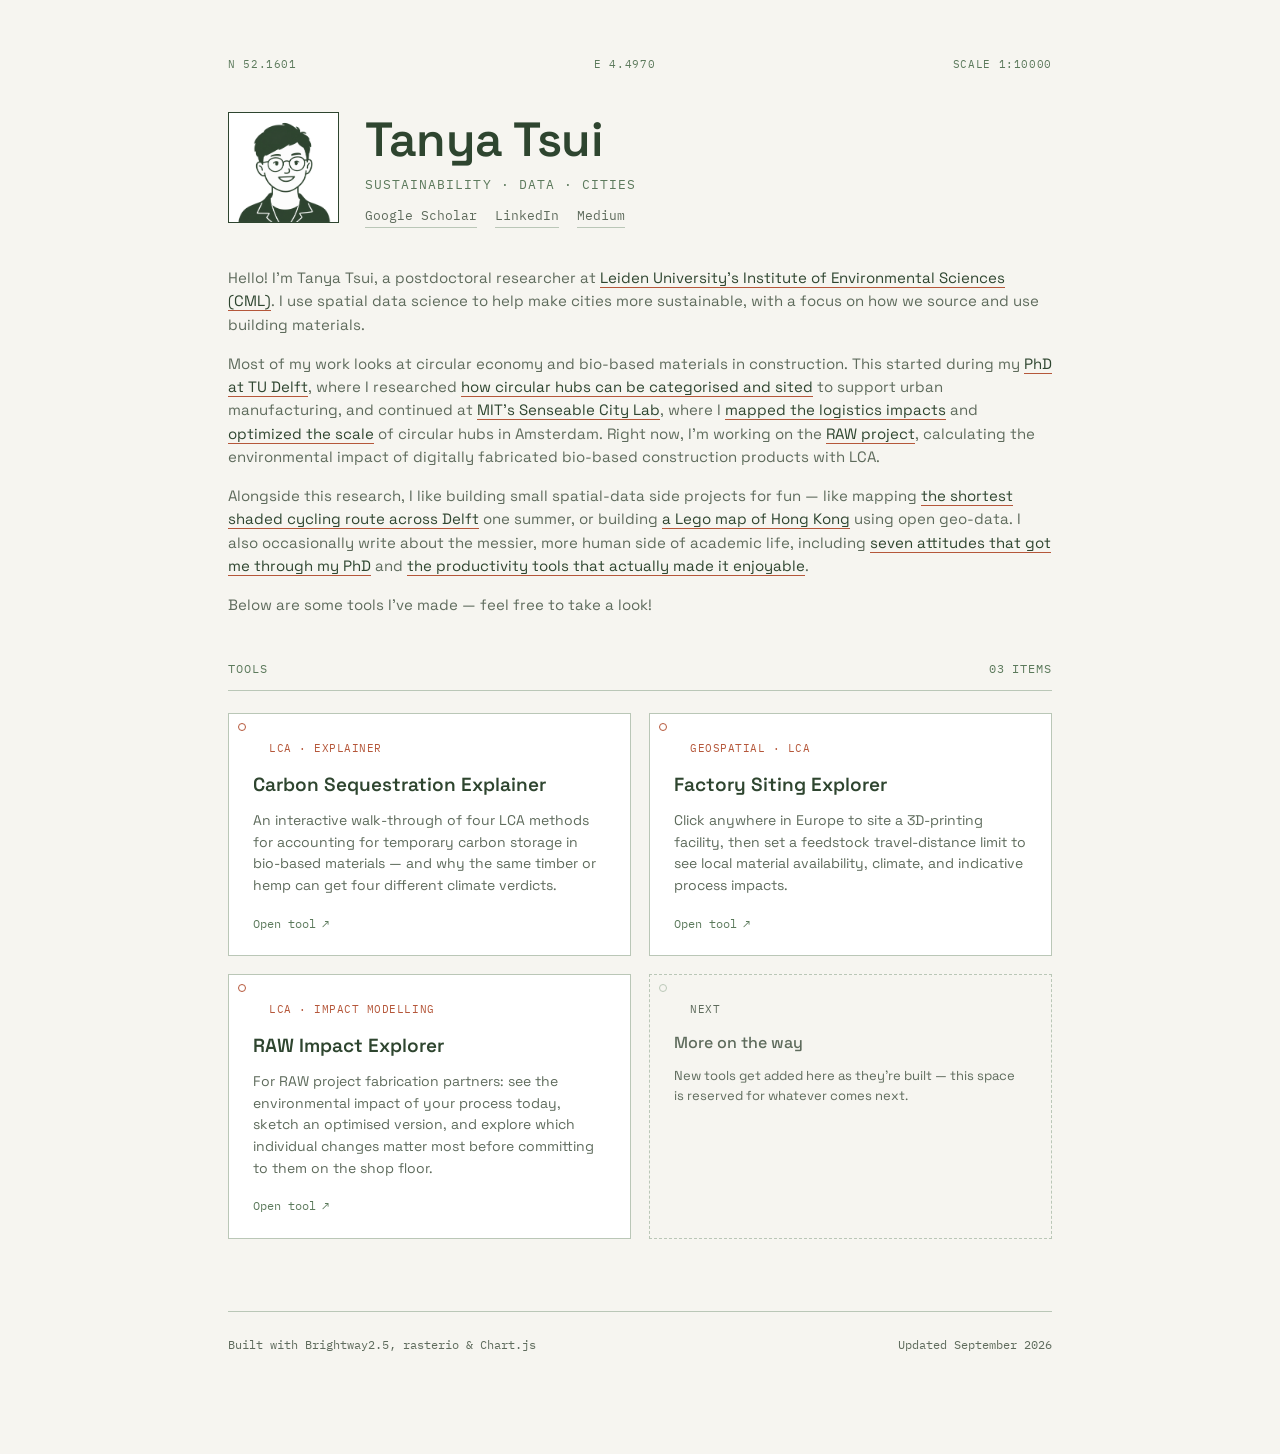
<file: index.html>
<!DOCTYPE html>
<html lang="en">
<head>
<meta charset="UTF-8">
<meta name="viewport" content="width=device-width, initial-scale=1.0">
<title>Tanya Tsui | Postdoctoral Researcher, Leiden University (CML) | LCA &amp; Spatial Data Science</title>
<meta name="description" content="Tanya Tsui is a postdoctoral researcher at Leiden University's Institute of Environmental Sciences (CML) working on life cycle assessment, spatial data science and circular bio-based construction materials. Interactive LCA tools and writing.">
<meta name="author" content="Tanya Tsui">
<meta name="robots" content="index, follow, max-image-preview:large">
<link rel="canonical" href="https://tanyatsui.github.io/">
<meta name="google-site-verification" content="OQwfZeqA9842_VnZbc7PVjlpzP7mEQX7elEXIz8Jj5w" />

<meta property="og:type" content="website">
<meta property="og:url" content="https://tanyatsui.github.io/">
<meta property="og:site_name" content="Tanya Tsui">
<meta property="og:title" content="Tanya Tsui | Postdoctoral Researcher, Leiden University (CML)">
<meta property="og:description" content="Tanya Tsui is a postdoctoral researcher at Leiden University's Institute of Environmental Sciences (CML) working on life cycle assessment, spatial data science and circular bio-based construction materials. Interactive LCA tools and writing.">
<meta property="og:image" content="https://tanyatsui.github.io/avatar.png">

<meta name="twitter:card" content="summary">
<meta name="twitter:title" content="Tanya Tsui | Postdoctoral Researcher, Leiden University (CML)">
<meta name="twitter:description" content="Tanya Tsui is a postdoctoral researcher at Leiden University's Institute of Environmental Sciences (CML) working on life cycle assessment, spatial data science and circular bio-based construction materials. Interactive LCA tools and writing.">
<meta name="twitter:image" content="https://tanyatsui.github.io/avatar.png">

<script type="application/ld+json">
{
  "@context": "https://schema.org",
  "@graph": [
    {"@type": "WebSite", "@id": "https://tanyatsui.github.io/#website", "url": "https://tanyatsui.github.io/", "name": "Tanya Tsui", "inLanguage": "en", "publisher": {"@id": "https://tanyatsui.github.io/#person"}},
    {
      "@type": "Person",
      "@id": "https://tanyatsui.github.io/#person",
      "name": "Tanya Tsui",
      "url": "https://tanyatsui.github.io/",
      "image": "https://tanyatsui.github.io/avatar.png",
      "jobTitle": "Postdoctoral Researcher",
      "description": "Postdoctoral researcher working on life cycle assessment, spatial data science and circular bio-based construction materials.",
      "worksFor": {"@type": "CollegeOrUniversity", "name": "Leiden University, Institute of Environmental Sciences (CML)", "url": "https://www.universiteitleiden.nl/en/science/environmental-sciences/about_us"},
      "alumniOf": [{"@type": "CollegeOrUniversity", "name": "Delft University of Technology"}],
      "knowsAbout": ["Life cycle assessment", "Circular economy", "Bio-based construction materials", "Spatial data science", "GIS", "Urban sustainability"],
      "sameAs": [
        "https://orcid.org/0000-0003-1069-7422",
        "https://scholar.google.com/citations?user=P-J4hyMAAAAJ&hl=en",
        "https://nl.linkedin.com/in/tanyatsui",
        "https://medium.com/@tanyamarleytsui"
      ]
    }
  ]
}
</script>

<link rel="preconnect" href="https://fonts.googleapis.com">
<link rel="preconnect" href="https://fonts.gstatic.com" crossorigin>
<link href="https://fonts.googleapis.com/css2?family=Space+Grotesk:wght@400;500;600;700&family=IBM+Plex+Mono:wght@400;500&display=swap" rel="stylesheet">
<style>
  :root{
    --paper: #F6F5F0;
    --line: #BAC7B7;
    --line-soft: #D7E0D5;
    --blue-ink: #2E452F;
    --blue-mid: #5C7A5C;
    --text: #1E241C;
    --text-soft: #5E6B5C;
    --rust: #B5573A;
    --card: #FFFFFF;
  }

  *{ box-sizing: border-box; }

  html{ background: var(--paper); }

  body{
    margin: 0;
    background: var(--paper);
    color: var(--text);
    font-family: 'Space Grotesk', sans-serif;
    -webkit-font-smoothing: antialiased;
    line-height: 1.55;
  }

  .grid-bg{
    position: fixed;
    inset: 0;
    background-image:
      linear-gradient(var(--line-soft) 0.5px, transparent 0.5px),
      linear-gradient(90deg, var(--line-soft) 0.5px, transparent 0.5px);
    background-size: 32px 32px;
    opacity: 0.55;
    pointer-events: none;
    z-index: 0;
  }

  .wrap{
    max-width: 880px;
    margin: 0 auto;
    padding: 56px 28px 100px;
    position: relative;
    z-index: 1;
  }

  .ticks{
    display: flex;
    justify-content: space-between;
    font-family: 'IBM Plex Mono', monospace;
    font-size: 10.5px;
    color: var(--blue-mid);
    letter-spacing: 0.06em;
    margin-bottom: 40px;
  }

  header{
    display: flex;
    align-items: center;
    gap: 26px;
    margin-bottom: 35px;
  }

  .portrait-icon{
    width: 111px;
    height: 111px;
    border-radius: 0;
    object-fit: cover;
    background: var(--card);
    border: 1.5px solid var(--blue-ink);
    padding: 0;
    flex-shrink: 0;
    position: relative;
  }

  .portrait-wrap{
    position: relative;
    flex-shrink: 0;
  }

  .header-text{
    display: flex;
    flex-direction: column;
    gap: 9px;
  }

  h1{
    font-family: 'Space Grotesk', sans-serif;
    font-weight: 600;
    font-size: clamp(35px, 6vw, 48px);
    line-height: 1.05;
    letter-spacing: -0.01em;
    margin: 0;
    color: var(--blue-ink);
  }

  .slogan{
    font-family: 'IBM Plex Mono', monospace;
    font-size: 13px;
    letter-spacing: 0.08em;
    text-transform: uppercase;
    color: var(--blue-mid);
    margin: 0;
  }

  .socials{
    display: flex;
    gap: 18px;
    margin-top: 2px;
  }

  .socials a{
    font-family: 'IBM Plex Mono', monospace;
    font-size: 13px;
    color: var(--text-soft);
    text-decoration: none;
    border-bottom: 0.5px solid var(--line);
    padding-bottom: 1px;
    transition: color 0.18s ease, border-color 0.18s ease;
  }

  .socials a:hover{
    color: var(--rust);
    border-color: var(--rust);
  }

  @media (max-width: 700px){
    header{
      flex-direction: column;
      align-items: flex-start;
      gap: 18px;
      margin-bottom: 26px;
    }
    .portrait-icon{
      width: 96px;
      height: 96px;
    }
    .socials{
      flex-wrap: wrap;
    }
  }

  .section-label{
    font-family: 'IBM Plex Mono', monospace;
    font-size: 11.5px;
    letter-spacing: 0.08em;
    text-transform: uppercase;
    color: var(--blue-mid);
    border-bottom: 0.5px solid var(--line);
    padding-bottom: 12px;
    margin: 36px 0 22px;
    display: flex;
    justify-content: space-between;
  }

  .grid{
    display: grid;
    grid-template-columns: 1fr 1fr;
    gap: 18px;
  }

  @media (max-width: 700px){
    .grid{ grid-template-columns: 1fr; }
  }

  .card{
    position: relative;
    background: var(--card);
    border: 0.5px solid var(--line);
    border-radius: 0;
    padding: 26px 24px 22px;
    text-decoration: none;
    color: inherit;
    display: flex;
    flex-direction: column;
    min-height: 190px;
    transition: transform 0.18s ease, border-color 0.18s ease, box-shadow 0.18s ease;
  }

  .card::before{
    content: "";
    position: absolute;
    top: 9px;
    left: 9px;
    width: 6px;
    height: 6px;
    border: 1px solid var(--rust);
    border-radius: 50%;
  }

  .card:hover{
    transform: translateY(-3px);
    border-color: var(--blue-mid);
    box-shadow: 0 10px 24px -16px rgba(30, 58, 95, 0.4);
  }

  .card:hover .arrow{ transform: translate(3px, -3px); }

  .tag{
    font-family: 'IBM Plex Mono', monospace;
    font-size: 10.5px;
    letter-spacing: 0.05em;
    text-transform: uppercase;
    color: var(--rust);
    margin: 0 0 14px 16px;
  }

  .card h2{
    font-family: 'Space Grotesk', sans-serif;
    font-weight: 600;
    font-size: 19px;
    margin: 0 0 10px;
    color: var(--blue-ink);
  }

  .card p{
    font-size: 14px;
    color: var(--text-soft);
    margin: 0;
    flex-grow: 1;
  }

  .card .foot{
    margin-top: 18px;
    display: flex;
    align-items: center;
    gap: 6px;
    font-family: 'IBM Plex Mono', monospace;
    font-size: 12px;
    color: var(--blue-mid);
  }

  .arrow{
    display: inline-block;
    transition: transform 0.18s ease;
  }

  .card.empty{
    background: transparent;
    border-style: dashed;
    align-items: flex-start;
    justify-content: center;
    color: var(--text-soft);
  }
  .card.empty::before{ border-color: var(--line); }
  .card.empty .tag{ color: var(--text-soft); }
  .card.empty h2{ font-size: 16px; color: var(--text-soft); font-weight: 500; }
  .card.empty p{ font-size: 13px; }

  /* --- Intro / about section --- */
  .intro{
    padding: 0 0 8px;
  }

  .intro-text p{
    font-size: 15px;
    color: var(--text-soft);
    margin: 0 0 16px;
  }

  .intro-text p:last-child{ margin-bottom: 0; }

  .intro-text a{
    color: var(--blue-ink);
    text-decoration: none;
    border-bottom: 1px solid var(--rust);
  }

  .intro-text a:hover{
    color: var(--rust);
  }

  footer{
    margin-top: 72px;
    padding-top: 24px;
    border-top: 0.5px solid var(--line);
    font-family: 'IBM Plex Mono', monospace;
    font-size: 11.5px;
    color: var(--text-soft);
    display: flex;
    justify-content: space-between;
    flex-wrap: wrap;
    gap: 8px;
  }
</style>
</head>
<body>

<div class="grid-bg" aria-hidden="true"></div>

<div class="wrap">

  <div class="ticks">
    <span>N 52.1601</span>
    <span>E 4.4970</span>
    <span>SCALE 1:10000</span>
  </div>

  <header>
    <div class="portrait-wrap">
      <img class="portrait-icon" src="avatar.png" alt="Illustrated portrait of Tanya Tsui">
    </div>
    <div class="header-text">
      <h1>Tanya Tsui</h1>
      <p class="slogan">Sustainability · Data · Cities</p>
      <div class="socials">
        <a href="https://scholar.google.com/citations?user=P-J4hyMAAAAJ&hl=en" target="_blank" rel="noopener">Google Scholar</a>
        <a href="https://nl.linkedin.com/in/tanyatsui" target="_blank" rel="noopener">LinkedIn</a>
        <a href="https://medium.com/@tanyamarleytsui" target="_blank" rel="noopener">Medium</a>
      </div>
    </div>
  </header>

  <section class="intro">
    <div class="intro-text">
      <p>Hello! I'm Tanya Tsui, a postdoctoral researcher at <a href="https://www.universiteitleiden.nl/en/science/environmental-sciences/about_us" target="_blank" rel="noopener">Leiden University's Institute of Environmental Sciences (CML)</a>. I use spatial data science to help make cities more sustainable, with a focus on how we source and use building materials.</p>

      <p>Most of my work looks at circular economy and bio-based materials in construction. This started during my <a href="https://journals.open.tudelft.nl/abe/article/view/7282" target="_blank" rel="noopener">PhD at TU Delft</a>, where I researched <a href="https://link.springer.com/article/10.1007/s43615-023-00285-y" target="_blank" rel="noopener">how circular hubs can be categorised and sited</a> to support urban manufacturing, and continued at <a href="https://senseable.mit.edu/" target="_blank" rel="noopener">MIT's Senseable City Lab</a>, where I <a href="https://bimzec.nl/" target="_blank" rel="noopener">mapped the logistics impacts</a> and <a href="https://senseable.mit.edu/timber-loops/" target="_blank" rel="noopener">optimized the scale</a> of circular hubs in Amsterdam. Right now, I'm working on the <a href="https://rawproject.eu/" target="_blank" rel="noopener">RAW project</a>, calculating the environmental impact of digitally fabricated bio-based construction products with LCA.</p>

      <p>Alongside this research, I like building small spatial-data side projects for fun — like mapping <a href="https://medium.com/@tanyamarleytsui/shady-streets-6dad0979c13a" target="_blank" rel="noopener">the shortest shaded cycling route across Delft</a> one summer, or building <a href="https://medium.com/@tanyamarleytsui/making-a-lego-map-of-hong-kong-43b91dc9c7de" target="_blank" rel="noopener">a Lego map of Hong Kong</a> using open geo-data. I also occasionally write about the messier, more human side of academic life, including <a href="https://medium.com/@tanyamarleytsui/7-attitudes-to-survive-your-phd-e81c796ea0cd" target="_blank" rel="noopener">seven attitudes that got me through my PhD</a> and <a href="https://medium.com/@tanyamarleytsui/4-tools-that-made-my-phd-actually-enjoyable-c52640f92aa5" target="_blank" rel="noopener">the productivity tools that actually made it enjoyable</a>.</p>

      <p>Below are some tools I've made — feel free to take a look!</p>
    </div>
  </section>

  <p class="section-label"><span>Tools</span><span>03 items</span></p>

  <div class="grid">

    <a class="card" href="carbon-sequestration-explainer/">
      <div class="tag">LCA · Explainer</div>
      <h2>Carbon Sequestration Explainer</h2>
      <p>An interactive walk-through of four LCA methods for accounting for temporary carbon storage in bio-based materials — and why the same timber or hemp can get four different climate verdicts.</p>
      <div class="foot">Open tool <span class="arrow">↗</span></div>
    </a>

    <a class="card" href="factory-siting/">
      <div class="tag">Geospatial · LCA</div>
      <h2>Factory Siting Explorer</h2>
      <p>Click anywhere in Europe to site a 3D-printing facility, then set a feedstock travel-distance limit to see local material availability, climate, and indicative process impacts.</p>
      <div class="foot">Open tool <span class="arrow">↗</span></div>
    </a>

    <a class="card" href="raw_impact_explorer/">
      <div class="tag">LCA · Impact modelling</div>
      <h2>RAW Impact Explorer</h2>
      <p>For RAW project fabrication partners: see the environmental impact of your process today, sketch an optimised version, and explore which individual changes matter most before committing to them on the shop floor.</p>
      <div class="foot">Open tool <span class="arrow">↗</span></div>
    </a>

    <div class="card empty">
      <div class="tag">Next</div>
      <h2>More on the way</h2>
      <p>New tools get added here as they're built — this space is reserved for whatever comes next.</p>
    </div>

  </div>

  <footer>
    <span>Built with Brightway2.5, rasterio &amp; Chart.js</span>
    <span>Updated September 2026</span>
  </footer>

</div>

</body>
</html>
</file>
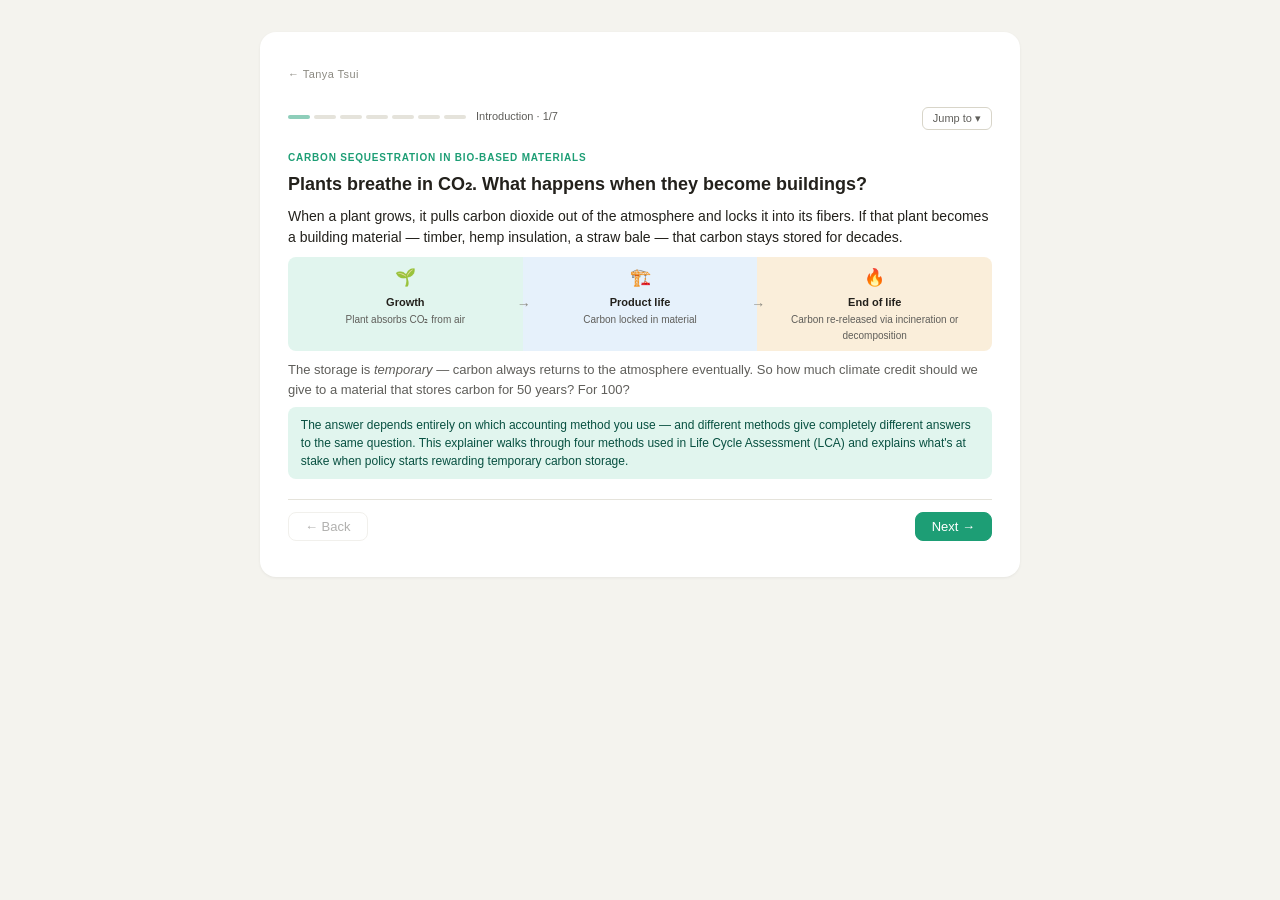
<file: carbon-sequestration-explainer/index.html>
<!DOCTYPE html>
<html lang="en">
<head>
<meta charset="UTF-8">
<meta name="viewport" content="width=device-width, initial-scale=1.0">
<title>Carbon Sequestration Accounting in LCA — An Interactive Explainer</title>
<link rel="canonical" href="https://tanyatsui.github.io/carbon-sequestration-explainer/">
<meta name="description" content="An interactive explainer walking through four LCA methods for accounting for temporary carbon storage in bio-based building materials.">

<meta property="og:type" content="website">
<meta property="og:url" content="https://tanyatsui.github.io/carbon-sequestration-explainer/">
<meta property="og:title" content="Carbon Sequestration Accounting in LCA — An Interactive Explainer">
<meta property="og:description" content="An interactive explainer walking through four LCA methods for accounting for temporary carbon storage in bio-based building materials.">
<meta property="og:image" content="https://tanyatsui.github.io/avatar.png">

<meta name="twitter:card" content="summary">
<meta name="twitter:title" content="Carbon Sequestration Accounting in LCA — An Interactive Explainer">
<meta name="twitter:description" content="An interactive explainer walking through four LCA methods for accounting for temporary carbon storage in bio-based building materials.">
<meta name="twitter:image" content="https://tanyatsui.github.io/avatar.png">
<style>
*{box-sizing:border-box;margin:0;padding:0}
:root{
  --green:#1D9E75;--green-light:#E1F5EE;--green-dark:#085041;--green-mid:#0F6E56;
  --amber:#BA7517;--amber-light:#FAEEDA;--amber-dark:#854F0B;
  --blue:#185FA5;--blue-light:#E6F1FB;--blue-mid:#0C447C;
  --coral:#D85A30;--coral-light:#FAECE7;--coral-dark:#993C1D;
  --gray:#5F5E5A;
  --bg-primary:#FFFFFF;--bg-secondary:#F4F3EE;--border-tertiary:#E5E3DB;--border-secondary:#D8D5C9;
  --text-primary:#23211C;--text-secondary:#5F5E5A;--text-tertiary:#8C8A82;
}
body{
  font-family:-apple-system,BlinkMacSystemFont,"Segoe UI",Helvetica,Arial,sans-serif;
  background:var(--bg-secondary);
  color:var(--text-primary);
  line-height:1.6;
  padding:2rem 1rem;
}
.page{max-width:760px;margin:0 auto;background:var(--bg-primary);border-radius:16px;padding:1.75rem 1.75rem 1.25rem;box-shadow:0 1px 3px rgba(0,0,0,0.06)}
.deck{padding:.25rem 0 1rem}
.slide{display:none}.slide.active{display:block}
.home-link{display:inline-block;font-size:11px;letter-spacing:.04em;color:var(--text-tertiary);text-decoration:none;margin-bottom:1rem}
.home-link:hover{color:var(--green-dark)}
.topnav{display:flex;align-items:center;gap:4px;margin-bottom:1.25rem;flex-wrap:wrap}
.pip{width:22px;height:4px;border-radius:2px;background:var(--border-tertiary);cursor:pointer;flex-shrink:0;transition:background .18s;border:none}
.pip.done{background:var(--green)}.pip.cur{background:var(--green);opacity:.5}
.slide-lbl{font-size:11px;color:var(--text-secondary);margin-left:6px}
.botnav{display:flex;gap:8px;margin-top:1.25rem;padding-top:.75rem;border-top:.5px solid var(--border-tertiary);align-items:center}
.botnav button{padding:6px 16px;border:.5px solid var(--border-secondary);border-radius:8px;background:transparent;color:var(--text-primary);cursor:pointer;font-size:13px;font-family:inherit}
.botnav button:hover{background:var(--bg-secondary)}
.botnav button.primary{background:var(--green);color:#fff;border-color:var(--green)}
.botnav button.primary:hover{background:var(--green-dark)}
.botnav .sp{flex:1}
.menu-wrap{position:relative;margin-left:auto}
.menu-btn{padding:4px 10px;border:.5px solid var(--border-secondary);border-radius:6px;background:transparent;color:var(--text-secondary);cursor:pointer;font-size:11px;font-family:inherit;white-space:nowrap}
.menu-btn:hover{background:var(--bg-secondary)}
.menu-list{position:absolute;right:0;top:calc(100% + 4px);background:var(--bg-primary);border:.5px solid var(--border-secondary);border-radius:8px;padding:.3rem;min-width:200px;z-index:10;display:none;box-shadow:0 4px 12px rgba(0,0,0,.08)}
.menu-list.open{display:block}
.menu-item{display:flex;align-items:center;gap:6px;width:100%;padding:.3rem .5rem;border:none;background:transparent;text-align:left;font-size:12px;color:var(--text-secondary);border-radius:5px;cursor:pointer;font-family:inherit}
.menu-item:hover{background:var(--bg-secondary);color:var(--text-primary)}
.menu-item.active{background:var(--green-light);color:var(--green-dark);font-weight:500}
.menu-item .mn{font-size:10px;color:var(--text-tertiary);min-width:14px}
.menu-item.active .mn{color:var(--green-mid)}
h2{font-size:18px;font-weight:600;margin-bottom:.4rem}
h3{font-size:14px;font-weight:600;margin-bottom:.3rem}
p{font-size:13px;color:var(--text-secondary);margin-bottom:.5rem;line-height:1.5}
.lead{font-size:14px;color:var(--text-primary);margin-bottom:.6rem;line-height:1.5}
.eyebrow{font-size:10px;font-weight:600;letter-spacing:.08em;text-transform:uppercase;color:var(--green);margin-bottom:.3rem}
.ref{font-size:10px;color:var(--text-tertiary);margin-top:.75rem;border-left:2px solid var(--border-tertiary);padding-left:.5rem;line-height:1.5}
.callout{border-radius:8px;padding:.55rem .8rem;margin:.5rem 0;font-size:12px;line-height:1.5}
.callout.green{background:var(--green-light);color:var(--green-dark)}
.callout.amber{background:var(--amber-light);color:var(--amber-dark)}
.callout.blue{background:var(--blue-light);color:var(--blue-mid)}
.callout.coral{background:var(--coral-light);color:var(--coral-dark)}
.mini-card{background:var(--bg-secondary);border-radius:8px;padding:.5rem .65rem;text-align:center}
.mini-card .num{font-size:18px;font-weight:600}
.mini-card .lbl{font-size:10px;color:var(--text-secondary);line-height:1.3}
.three-col{display:grid;grid-template-columns:repeat(3,1fr);gap:.5rem;margin:.5rem 0}
.two-col{display:grid;grid-template-columns:minmax(0,1fr) minmax(0,1fr);gap:.85rem}
.timeline{display:flex;margin:.6rem 0}
.tl-item{flex:1;text-align:center;padding:.45rem .3rem;position:relative}
.tl-item:not(:last-child)::after{content:'→';position:absolute;right:-8px;top:50%;transform:translateY(-50%);color:var(--text-tertiary);font-size:14px;z-index:1}
.tl-item .icon{font-size:17px;margin-bottom:.15rem}
.tl-item .label{font-size:11px;font-weight:600;color:var(--text-primary)}
.tl-item .sub{font-size:10px;color:var(--text-secondary)}
.formula-plain{background:var(--bg-secondary);border-radius:8px;padding:.6rem .9rem;margin:.5rem 0;font-size:13px;line-height:1.6}
.formula-plain .fline{color:var(--text-primary);font-weight:600}
.formula-plain .fcomment{font-size:11px;color:var(--text-secondary);margin-top:.2rem;line-height:1.5}
.slider-row{display:flex;align-items:center;gap:8px;margin:.35rem 0}
.slider-row label{font-size:11px;color:var(--text-secondary);min-width:110px;line-height:1.3}
.slider-row input[type=range]{flex:1;min-width:0}
.slider-row .val{font-size:11px;font-weight:600;min-width:38px;text-align:right}
.dropdown-ctrl{flex:1;padding:4px 8px;border:.5px solid var(--border-secondary);border-radius:6px;background:var(--bg-secondary);color:var(--text-primary);font-family:inherit;font-size:12px}
.cf-block{margin:.5rem 0}
.cf-label{font-size:10px;color:var(--text-secondary);margin-bottom:.2rem}
.cf-number{font-size:26px;font-weight:600;line-height:1}
.cf-interp{font-size:11px;color:var(--text-secondary);line-height:1.4;margin-top:.25rem}
.area-bars{margin:.5rem 0}
.area-bar-row{display:flex;align-items:center;gap:6px;margin:.2rem 0}
.area-bar-label{font-size:10px;color:var(--text-secondary);min-width:110px;line-height:1.3}
.area-bar-track{flex:1;height:10px;border-radius:5px;background:var(--bg-secondary);overflow:hidden}
.area-bar-fill{height:100%;border-radius:5px;transition:width .3s}
.area-bar-val{font-size:10px;font-weight:600;min-width:36px;text-align:right}
.area-bars-title{font-size:10px;color:var(--text-tertiary);margin-bottom:.3rem}
.legend{display:flex;gap:10px;flex-wrap:wrap;margin:.4rem 0}
.legend-item{display:flex;align-items:center;gap:5px;font-size:10px;color:var(--text-secondary)}
.legend-sw{width:18px;height:3px;border-radius:2px;flex-shrink:0}
.chart-col{min-width:0;overflow:hidden}
.chart-col canvas{display:block;width:100%!important}
.comp-sec{font-size:10px;font-weight:600;letter-spacing:.05em;text-transform:uppercase;color:var(--text-tertiary);margin:.5rem 0 .3rem}
.cbar-row{display:flex;align-items:center;gap:5px;margin:.25rem 0}
.cbar-method{font-size:11px;color:var(--text-secondary);min-width:120px;line-height:1.3}
.cbar-center{flex:1;display:flex;align-items:center;position:relative;height:14px}
.cbar-zero{position:absolute;left:50%;top:0;bottom:0;width:1px;background:var(--border-secondary)}
.cbar-neg{position:absolute;right:50%;top:2px;bottom:2px;border-radius:4px 0 0 4px;transition:width .35s}
.cbar-pos{position:absolute;left:50%;top:2px;bottom:2px;border-radius:0 4px 4px 0;transition:width .35s}
.cbar-val{font-size:11px;font-weight:600;min-width:42px;text-align:right}
@media(max-width:600px){
  body{padding:0}
  .page{border-radius:0;padding:1rem}
  .two-col,.three-col{grid-template-columns:1fr}
  .timeline{flex-direction:column;gap:22px}
  .tl-item{border-radius:8px!important}
  .tl-item:not(:last-child)::after{content:'↓';left:50%;right:auto;top:100%;bottom:auto;height:22px;display:flex;align-items:center;justify-content:center;line-height:1;transform:translateX(-50%)}
  canvas{max-width:100%}
  .topnav{gap:3px}
  .slide-lbl{display:none}
  .pip{flex:1;min-width:16px;width:auto}
  .menu-wrap{margin-left:0;margin-top:.3rem;width:100%}
  .menu-btn{width:100%}
  .menu-list{left:0;right:auto;width:100%}
  .slider-row{flex-wrap:wrap}
  .slider-row label{flex:1 1 100%;min-width:0}
  .cbar-row{flex-wrap:wrap}
  .cbar-method{flex:1 1 100%;min-width:0;margin-bottom:2px}
  .area-bar-row{flex-wrap:wrap}
  .area-bar-label{flex:1 1 100%;min-width:0}
}
</style>
</head>
<body>

<div id="width-ref" style="width:100%;height:0;pointer-events:none"></div>

<div class="page">
<a class="home-link" href="../">← Tanya Tsui</a>
<div class="deck">
<div class="topnav" id="topnav"></div>
<div id="slides">

<!-- 1 INTRO -->
<div class="slide active">
  <div class="eyebrow">Carbon sequestration in bio-based materials</div>
  <h2>Plants breathe in CO₂. What happens when they become buildings?</h2>
  <p class="lead">When a plant grows, it pulls carbon dioxide out of the atmosphere and locks it into its fibers. If that plant becomes a building material — timber, hemp insulation, a straw bale — that carbon stays stored for decades.</p>
  <div class="timeline">
    <div class="tl-item" style="background:var(--green-light);border-radius:8px 0 0 8px"><div class="icon">🌱</div><div class="label">Growth</div><div class="sub">Plant absorbs CO₂ from air</div></div>
    <div class="tl-item" style="background:var(--blue-light)"><div class="icon">🏗️</div><div class="label">Product life</div><div class="sub">Carbon locked in material</div></div>
    <div class="tl-item" style="background:var(--amber-light);border-radius:0 8px 8px 0"><div class="icon">🔥</div><div class="label">End of life</div><div class="sub">Carbon re-released via incineration or decomposition</div></div>
  </div>
  <p>The storage is <em>temporary</em> — carbon always returns to the atmosphere eventually. So how much climate credit should we give to a material that stores carbon for 50 years? For 100?</p>
  <div class="callout green">The answer depends entirely on which accounting method you use — and different methods give completely different answers to the same question. This explainer walks through four methods used in Life Cycle Assessment (LCA) and explains what's at stake when policy starts rewarding temporary carbon storage.</div>
</div>

<!-- 2 STATIC -->
<div class="slide">
  <div class="eyebrow">Method 1 of 4</div>
  <h2>Static −1/+1: the simplest approach</h2>
  <p class="lead">The most widely used method. When a plant grows it absorbs 1 kg of CO₂ — recorded as −1. When the material is incinerated or decomposes at end of life, that carbon is released — recorded as +1. Net result: always zero, regardless of how long the storage lasts.</p>
  <div class="three-col">
    <div class="mini-card"><div class="num" style="color:var(--green)">−1 kg</div><div class="lbl">CO₂ absorbed during growth</div></div>
    <div class="mini-card"><div class="num" style="color:var(--coral)">+1 kg</div><div class="lbl">CO₂ released at end of life</div></div>
    <div class="mini-card"><div class="num" style="color:var(--gray)">= 0</div><div class="lbl">net result, always</div></div>
  </div>
  <h3 style="margin-top:.5rem">The trade-off</h3>
  <p>Static accounting treats a material storing carbon for 5 years exactly the same as one storing it for 500. It is deliberately neutral — neither penalizing nor rewarding timing. This makes it simple, transparent, and comparable across studies.</p>
  <div class="callout amber">The limitation: timing matters for the climate. Delaying a CO₂ release by 100 years gives the atmosphere time to adjust and other technologies time to develop. Static accounting cannot capture this — and cannot distinguish between a fast-regrowing hemp crop and a slow-growing forest.</div>
  <p>Used in: standard LCA (ISO 14044), European construction product standard EN 15804, and most Environmental Product Declarations (EPDs) today.</p>
  <div class="ref">ISO 14044:2006. Environmental management — Life cycle assessment. · EN 15804:2012+A2:2019. Sustainability of construction works — EPDs for construction products.</div>
</div>

<!-- 3 RF EXPLAINER -->
<div class="slide">
  <div class="eyebrow">Background concept</div>
  <h2>How do we account for carbon sequestration over time?</h2>
  <p class="lead">Before we get to Methods 2, 3, and 4, we need one shared concept: how scientists measure the warming effect of a CO₂ emission over time.</p>
  <p>When CO₂ is released, it doesn't cause warming all at once — it traps heat gradually, over decades. Scientists measure this using <strong>radiative forcing</strong>: the extra heat trapped by CO₂ in the atmosphere at any given moment.</p>
  <p>CO₂ doesn't stay in the atmosphere forever. Over time it gets absorbed by oceans and plants, and its warming effect fades — giving us a <strong>decay curve</strong>.</p>
  <div class="callout blue">The <strong>total warming caused by an emission</strong> is the sum of all radiative forcing it causes over time — the <strong>shaded area under the decay curve</strong>. A bigger area = more total warming.</div>
  <canvas id="rf-chart" height="170" style="max-width:520px;margin:.75rem 0"></canvas>
  <div style="display:flex;justify-content:space-between;font-size:10px;color:var(--text-tertiary);max-width:520px"><span>Year 0 (emission)</span><span>Year 500</span></div>

  <h3 style="margin-top:.9rem">Biomass changes the shape of this curve</h3>
  <p>For a plain fossil emission, the curve above is the whole story. Biomass carbon is different — it can be delayed and reabsorbed before it ever really "counts," which reshapes the curve entirely. Two things drive that reshaping:</p>
  <div class="two-col" style="margin:.5rem 0">
    <div class="mini-card" style="text-align:left;padding:.6rem .7rem">
      <div style="font-size:11px;font-weight:600;color:var(--text-primary);margin-bottom:.25rem">🏗️ Storage period</div>
      <div style="font-size:10px;color:var(--text-secondary);line-height:1.4">How long the carbon stays locked in the product before it's released at end of life.</div>
    </div>
    <div class="mini-card" style="text-align:left;padding:.6rem .7rem">
      <div style="font-size:11px;font-weight:600;color:var(--text-primary);margin-bottom:.25rem">🌱 Rotation period</div>
      <div style="font-size:10px;color:var(--text-secondary);line-height:1.4">How long it takes the harvested plant (or its replacement) to grow back.</div>
    </div>
  </div>
  <p>Delay the release, and less of the curve falls inside any fixed time window. Speed up regrowth, and the released carbon gets reabsorbed sooner. Either way, "our scenario" ends up with a smaller curve than a plain fossil emission's.</p>

  <h3 style="margin-top:.9rem">Every method computes the same ratio</h3>
  <p>This is the idea every method that follows is built on: draw a blue curve for the fossil reference (no storage, no regrowth) and a green curve for our actual biomass scenario — then compare the two shaded areas.</p>
  <canvas id="rf-chart2" height="200" style="max-width:520px;margin:.75rem 0"></canvas>
  <div style="display:flex;justify-content:space-between;font-size:10px;color:var(--text-tertiary);max-width:520px"><span>Year 0</span><span>Year 500</span></div>
  <div class="legend" style="margin-top:.5rem">
    <div class="legend-item"><div class="legend-sw" style="background:rgba(24,95,165,0.8)"></div>reference: a plain fossil emission (blue)</div>
    <div class="legend-item"><div class="legend-sw" style="background:var(--green-dark)"></div>our scenario: the biomass being studied (green)</div>
  </div>
  <div class="callout green" style="margin-top:.5rem"><strong>green area ÷ blue area.</strong> Below 1, our scenario caused less total warming than the fossil reference — a climate benefit. The three methods that follow never disagree about this ratio idea itself. What they disagree about is the <em>shape of the green curve</em> — how storage and rotation are each assumed to reshape it.</div>

  <p style="margin-top:.6rem">Concretely, here's what each method's green curve accounts for:</p>
  <div class="three-col" style="margin-top:.4rem">
    <div class="mini-card" style="text-align:left;padding:.6rem .7rem">
      <div style="font-size:11px;font-weight:600;color:var(--blue-mid);margin-bottom:.25rem">Method 2 · Dynamic LCA</div>
      <div style="font-size:10px;color:var(--text-secondary);line-height:1.4">Green curve accounts for <strong>storage period</strong> — it doesn't start until the stored carbon is released.</div>
    </div>
    <div class="mini-card" style="text-align:left;padding:.6rem .7rem">
      <div style="font-size:11px;font-weight:600;color:var(--green-dark);margin-bottom:.25rem">Method 3 · Cherubini et al.</div>
      <div style="font-size:10px;color:var(--text-secondary);line-height:1.4">Green curve accounts for <strong>rotation period</strong> — regrowth pulls it down as the replacement plant grows back.</div>
    </div>
    <div class="mini-card" style="text-align:left;padding:.6rem .7rem">
      <div style="font-size:11px;font-weight:600;color:var(--coral-dark);margin-bottom:.25rem">Method 4 · Guest et al.</div>
      <div style="font-size:10px;color:var(--text-secondary);line-height:1.4">Green curve accounts for <strong>both</strong> — regrowth <em>and</em> a delayed release, combined.</div>
    </div>
  </div>
</div>

<!-- 4 DYNAMIC LCA -->
<div class="slide">
  <div class="eyebrow">Method 2 of 4</div>
  <h2>Dynamic LCA (Levasseur et al.): when you release CO₂ matters</h2>
  <p class="lead">If carbon is stored in a building for 50 years and only released at end of life, that delayed emission causes less total warming than if released immediately — because it occupies less of the time window we care about.</p>
  <p>Dynamic LCA captures this with a <strong>characterization factor (DCF)</strong> applied to the biogenic release at end of life. It is the ratio of two shaded areas on the chart:</p>
  <div class="formula-plain">
    <div class="fline">DCF = <span style="color:var(--green-dark)">(dark green area)</span> ÷ <span style="color:var(--blue-mid)">(blue area)</span></div>
    <div class="fcomment">Blue area: total warming from a reference CO₂ emission at year 0, counted to horizon T. Dark green area: total warming from the biogenic emission at year τ, counted from τ to T. Because the green curve starts later, less of it fits in the window — so the green area is smaller and DCF &lt; 1.<br>The DCF is applied only to the <strong>release</strong> — not the uptake. Lower DCF = less warming counted = more climate benefit.</div>
  </div>
  <div class="two-col" style="align-items:start;margin-top:.5rem">
    <div>
      <div class="slider-row"><label>Storage period (τ)</label><input type="range" id="dyn-s" min="1" max="499" value="50" step="1"><span class="val" id="dyn-sv">50 yr</span></div>
      <div class="slider-row"><label>Time horizon (T)</label><input type="range" id="dyn-h" min="20" max="500" value="100" step="1"><span class="val" id="dyn-hv">100 yr</span></div>
      <div class="cf-block" style="margin-top:.6rem">
        <div class="cf-label">Characterization factor (DCF)</div>
        <div class="cf-number" id="dyn-cf">—</div>
        <div class="cf-interp" id="dyn-interp"></div>
      </div>
      <div class="three-col" style="gap:.35rem;margin-top:.5rem">
        <div class="mini-card" style="padding:.4rem .5rem"><div class="num" style="font-size:14px;color:var(--green)">−1.000</div><div class="lbl">uptake yr 0</div></div>
        <div class="mini-card" style="padding:.4rem .5rem"><div class="num" style="font-size:14px;color:var(--coral)" id="dyn-rel">—</div><div class="lbl">release yr τ</div></div>
        <div class="mini-card" style="padding:.4rem .5rem"><div class="num" style="font-size:14px" id="dyn-net">—</div><div class="lbl">net kg CO₂e</div></div>
      </div>
      <div class="area-bars" style="margin-top:.5rem">
        <div class="area-bars-title">Area comparison (→ DCF ratio)</div>
        <div class="area-bar-row"><span class="area-bar-label" style="color:var(--blue-mid)">Blue — reference</span><div class="area-bar-track"><div class="area-bar-fill" style="width:100%;background:rgba(24,95,165,0.45)"></div></div><span class="area-bar-val" id="dyn-bv">—</span></div>
        <div class="area-bar-row"><span class="area-bar-label" style="color:var(--green-dark)">Dark green — biogenic</span><div class="area-bar-track"><div class="area-bar-fill" id="dyn-gb" style="background:rgba(8,80,65,0.55)"></div></div><span class="area-bar-val" id="dyn-gv">—</span></div>
      </div>
      <div class="legend" style="margin-top:.35rem">
        <div class="legend-item"><div class="legend-sw" style="background:rgba(24,95,165,0.65)"></div>reference (blue)</div>
        <div class="legend-item"><div class="legend-sw" style="background:var(--green-dark)"></div>biogenic at τ (dark green)</div>
      </div>
    </div>
    <div class="chart-col">
      <canvas id="dyn-chart" height="240"></canvas>
      <div style="display:flex;justify-content:space-between;font-size:10px;color:var(--text-tertiary);margin-top:2px"><span>Year 0</span><span>Year 500</span></div>
    </div>
  </div>
  <div class="callout amber" style="margin-top:.6rem">Try it: the higher the storage period, the higher the credit (the more negative the net result) — more of the delayed release gets pushed outside the accounting window. The time horizon cuts the <em>other</em> way, though — stretch it out and the credit actually shrinks back toward zero, because a longer window also counts more of the (otherwise unaffected) reference curve. The real quirk to watch for sits at the extreme: set the horizon <em>shorter</em> than the storage period and the release falls outside the window entirely — "not counted at all" — handing the material the maximum possible credit for nothing more than an accounting choice, before any real material property comes into play.</div>
  <div class="ref">Levasseur, A. et al. (2010). Considering time in LCA: dynamic LCA and its application to global warming impact assessments. <em>Environmental Science & Technology</em>, 44(8), 3169–3174.</div>
</div>

<!-- 5 CHERUBINI -->
<div class="slide">
  <div class="eyebrow">Method 3 of 4</div>
  <h2>GWP<sub>bio</sub> (Cherubini et al.): rotation period matters</h2>
  <p class="lead">Designed for biofuels and food — materials that release carbon almost immediately after harvest. No long storage period. The key question: how fast does the plant regrow and reabsorb that carbon?</p>
  <p>A key assumption drives this method: whatever biomass is harvested is assumed to be replanted and fully regrown. Chop down a tree to burn as fuel, and the model assumes a new tree takes its place. The accounting then pairs two things — the burning of the tree you just felled, and the regrowth of the <em>replacement</em> tree — not the sequestration the original tree already performed while it was alive. That original sequestration is treated as already "spent"; the credit for pulling CO₂ back out of the atmosphere belongs entirely to whatever grows next. That's why the variable that matters here is rotation period — how fast the replacement grows — rather than anything about the tree that was cut down.</p>
  <div class="formula-plain">
    <div class="fline">GWP<sub>bio</sub> = <span style="color:var(--green-dark)">net biogenic decay area</span> ÷ <span style="color:var(--blue-mid)">fossil reference area</span></div>
    <div class="fcomment">The net biogenic curve (dark green) isn't just "emission minus a separate regrowth curve" — it's the harvest pulse with the gradual regrowth uptake mathematically combined into it (a convolution), since carbon reabsorbed at any point in time keeps decaying through the atmosphere from that moment onward. Faster rotation pulls more of the curve below zero, sooner = lower GWP_bio = better climate performance.</div>
  </div>
  <div class="two-col" style="align-items:start;margin-top:.5rem">
    <div>
      <div class="slider-row"><label>Rotation period (r)</label><input type="range" id="ch-r" min="1" max="100" value="10" step="1"><span class="val" id="ch-rv">10 yr</span></div>
      <div class="slider-row"><label>Time horizon (T)</label><input type="range" id="ch-h" min="20" max="500" value="100" step="1"><span class="val" id="ch-hv">100 yr</span></div>
      <div class="cf-block" style="margin-top:.6rem">
        <div class="cf-label">GWP<sub>bio</sub> (Cherubini et al.)</div>
        <div class="cf-number" id="ch-cf">—</div>
        <div class="cf-interp" id="ch-interp"></div>
      </div>
      <div class="area-bars" style="margin-top:.5rem">
        <div class="area-bars-title">Area comparison (→ GWP_bio ratio)</div>
        <div class="area-bar-row"><span class="area-bar-label" style="color:var(--blue-mid)">Blue — reference</span><div class="area-bar-track"><div class="area-bar-fill" style="width:100%;background:rgba(24,95,165,0.45)"></div></div><span class="area-bar-val" id="ch-bv">—</span></div>
        <div class="area-bar-row"><span class="area-bar-label" style="color:var(--green-dark)">Dark green — net biogenic</span><div class="area-bar-track"><div class="area-bar-fill" id="ch-gb" style="background:rgba(8,80,65,0.55)"></div></div><span class="area-bar-val" id="ch-gv">—</span></div>
      </div>
      <div class="legend" style="margin-top:.35rem">
        <div class="legend-item"><div class="legend-sw" style="background:rgba(24,95,165,0.65)"></div>reference (blue)</div>
        <div class="legend-item"><div class="legend-sw" style="background:var(--green-dark)"></div>net biogenic decay (dark green)</div>
      </div>
    </div>
    <div class="chart-col">
      <canvas id="ch-chart" height="240"></canvas>
      <div style="display:flex;justify-content:space-between;font-size:10px;color:var(--text-tertiary);margin-top:2px"><span>Year 0</span><span>Year 500</span></div>
    </div>
  </div>
  <div class="callout amber" style="margin-top:.6rem">Try it: the higher the rotation period, the higher the net emission. A slower-growing replacement simply takes longer to reabsorb the carbon its predecessor released — so more of that warming counts within the time horizon before regrowth can offset it.</div>
  <div class="ref">Cherubini, F. et al. (2011). CO₂ emissions from biomass combustion for bioenergy: atmospheric decay and contribution to global warming. <em>GCB Bioenergy</em>, 3(5), 413–426.</div>
</div>

<!-- 6 GUEST -->
<div class="slide">
  <div class="eyebrow">Method 4 of 4</div>
  <h2>GWP<sub>bio</sub> (Guest et al.): rotation <em>and</em> storage</h2>
  <p class="lead">Guest et al. extend Cherubini's method for materials with long lifetimes: the harvested carbon isn't released right away — it's stored for τ years first, and only then combusted. Regrowth begins immediately either way.</p>
  <p>This method carries over Cherubini's core assumption — and its limitation. It still assumes the harvested biomass is fully replaced by newly planted biomass, regrowing right on schedule every time. Land-use change, regrowth that's delayed or never happens, or a forest that's degraded rather than replanted — none of that is captured here. The model only ever compares a harvest against its assumed, guaranteed replacement.</p>
  <div class="formula-plain">
    <div class="fline">GWP<sub>bio</sub>(τ,r) = <span style="color:var(--green-dark)">net biogenic decay area</span> ÷ <span style="color:var(--blue-mid)">fossil reference area</span></div>
    <div class="fcomment">Same ratio as Cherubini's method — only the timing of the release pulse changes. Before τ, only regrowth is drawing carbon down (the curve dips below zero). At τ, the stored carbon is released in one pulse (a vertical jump); from there the curve follows fossil-style decay, still net of the regrowth that keeps running underneath it. Set τ=0 and this collapses exactly to the Cherubini curve.</div>
  </div>
  <div class="two-col" style="align-items:start;margin-top:.5rem">
    <div>
      <div class="slider-row"><label>Storage period (τ)</label><input type="range" id="gu-s" min="5" max="99" value="50" step="1"><span class="val" id="gu-sv">50 yr</span></div>
      <div class="slider-row"><label>Rotation period (r)</label><input type="range" id="gu-r" min="1" max="100" value="10" step="1"><span class="val" id="gu-rv">10 yr</span></div>
      <div class="slider-row"><label>Time horizon (T)</label><input type="range" id="gu-h" min="20" max="500" value="100" step="1"><span class="val" id="gu-hv">100 yr</span></div>
      <div class="cf-block" style="margin-top:.5rem">
        <div class="cf-label">GWP<sub>bio</sub> (Guest et al.)</div>
        <div class="cf-number" id="gu-cf">—</div>
        <div class="cf-interp" id="gu-interp"></div>
      </div>
      <div class="area-bars" style="margin-top:.5rem">
        <div class="area-bars-title">Area comparison (→ GWP_bio ratio)</div>
        <div class="area-bar-row"><span class="area-bar-label" style="color:var(--blue-mid)">Blue — reference</span><div class="area-bar-track"><div class="area-bar-fill" style="width:100%;background:rgba(24,95,165,0.45)"></div></div><span class="area-bar-val" id="gu-bv">—</span></div>
        <div class="area-bar-row"><span class="area-bar-label" style="color:var(--green-dark)">Dark green — net biogenic</span><div class="area-bar-track"><div class="area-bar-fill" id="gu-gb" style="background:rgba(8,80,65,0.55)"></div></div><span class="area-bar-val" id="gu-gv">—</span></div>
      </div>
      <div class="legend" style="margin-top:.35rem">
        <div class="legend-item"><div class="legend-sw" style="background:rgba(24,95,165,0.65)"></div>reference (blue)</div>
        <div class="legend-item"><div class="legend-sw" style="background:var(--green-dark)"></div>net biogenic decay (dark green)</div>
      </div>
    </div>
    <div class="chart-col">
      <canvas id="gu-chart" height="240"></canvas>
      <div style="display:flex;justify-content:space-between;font-size:10px;color:var(--text-tertiary);margin-top:2px"><span>Year 0</span><span>Year 500</span></div>
    </div>
  </div>
  <div class="callout amber" style="margin-top:.6rem">Try it: the higher the rotation period, the higher the net emission (same reason as Cherubini's method — slower regrowth means more warming counted before it's offset). The higher the storage period, the lower the net emission (same reason as the Dynamic LCA method — more of the release is pushed outside the window). The time horizon behaves differently from both: stretching it doesn't push the result in one direction — it dampens whatever result you already have back toward zero, shrinking credits and penalties alike the further out you look.</div>
  <div class="ref">Guest, G. et al. (2013). New approach to characterize the biogenic carbon balance of a temporary carbon sink. <em>Journal of Industrial Ecology</em>, 17(5), 743–754.</div>
</div>

<!-- 7 COMPARISON -->
<div class="slide">
  <div class="eyebrow">Putting it together</div>
  <h2>Same material, four different answers</h2>
  <p class="lead">Different methods lead to different answers for the exact same scenario — not because the material changes, but because each method counts different things. Explore two real materials: slow-growing timber (100-year rotation) and fast-growing hemp (1-year rotation). Bars extending left are negative — a climate benefit. The further left, the better.</p>
  <div class="callout blue" style="font-size:12px">Notice the floor: Static and GWP<sub>bio</sub> Cherubini can never go below zero — the best either can do is a neutral result. Dynamic LCA and GWP<sub>bio</sub> Guest have no such floor: both can swing negative, crediting a material with a genuine net climate benefit.</div>
  <div class="slider-row" style="max-width:360px;margin-bottom:.75rem"><label>Building lifespan</label><input type="range" id="comp-l" min="10" max="100" value="50" step="5"><span class="val" id="comp-lv">50 yr</span></div>
  <div style="display:flex;align-items:center;gap:6px;font-size:10px;color:var(--text-secondary);margin-bottom:.5rem">
    <span>← more climate benefit</span>
    <div style="flex:1;max-width:180px;height:1px;background:var(--border-tertiary);position:relative"><div style="position:absolute;left:50%;top:-3px;width:1px;height:7px;background:var(--border-secondary)"></div></div>
    <span>less benefit →</span>
  </div>
  <div class="two-col">
    <div><div class="comp-sec">🌲 Timber — rotation 100 yr</div><div id="comp-timber"></div></div>
    <div><div class="comp-sec">🌿 Hemp — rotation 1 yr</div><div id="comp-hemp"></div></div>
  </div>
  <div class="callout coral" id="comp-insight" style="font-size:12px;margin-top:.6rem"></div>
  <p style="font-size:11px;margin-top:.5rem">Push the building lifespan up and watch timber specifically: under GWP<sub>bio</sub> Cherubini its result stays flatly positive — that method has no concept of storage at all, so a long building life changes nothing. Under GWP<sub>bio</sub> Guest, the very same 100-year-rotation timber can swing negative — a net climate benefit. Same material, same scenario, opposite verdicts, purely because of what each method was built to count.</p>
  <div class="callout green" style="margin-top:.6rem"><strong>Take-home message:</strong> no method here is simply "right" or "wrong" — each accounts for a different piece of the timing story (time horizon, storage period, rotation period) and leaves the rest out. That choice isn't neutral. The moment policy starts attaching carbon credits, product comparisons, or building certifications to one of these numbers, the choice of accounting method stops being an academic detail and starts determining which products, materials, and timelines actually get rewarded.</div>
</div>

</div><!-- /slides -->
<div class="botnav">
  <button id="btn-prev">← Back</button>
  <span class="sp"></span>
  <button id="btn-next" class="primary">Next →</button>
</div>
</div><!-- /deck -->
</div><!-- /page -->

<script>
const slides=Array.from(document.querySelectorAll('.slide'));
const N=slides.length;
const labels=['Introduction','Static −1/+1','How warming is measured','Dynamic LCA','GWPbio Cherubini','GWPbio Guest et al.','Four methods compared'];
let cur=0;

function stableWidth(){return document.getElementById('width-ref').getBoundingClientRect().width||500;}

function buildNav(){
  const wrap=document.getElementById('topnav');
  wrap.innerHTML='';
  for(let i=0;i<N;i++){
    const pip=document.createElement('button');
    pip.className='pip'+(i<cur?' done':i===cur?' cur':'');
    pip.title=labels[i];
    pip.onclick=(n=>()=>goTo(n))(i);
    wrap.appendChild(pip);
  }
  const lbl=document.createElement('span');
  lbl.className='slide-lbl';
  lbl.textContent=labels[cur]+' · '+(cur+1)+'/'+N;
  wrap.appendChild(lbl);
  const mw=document.createElement('div');mw.className='menu-wrap';
  const mb=document.createElement('button');mb.className='menu-btn';mb.textContent='Jump to ▾';
  const ml=document.createElement('div');ml.className='menu-list';
  mb.onclick=e=>{e.stopPropagation();ml.classList.toggle('open');};
  labels.forEach((l,i)=>{
    const mi=document.createElement('button');
    mi.className='menu-item'+(i===cur?' active':'');
    mi.innerHTML=`<span class="mn">${i+1}</span>${l}`;
    mi.onclick=()=>{ml.classList.remove('open');goTo(i);};
    ml.appendChild(mi);
  });
  mw.appendChild(mb);mw.appendChild(ml);
  wrap.appendChild(mw);
}
document.addEventListener('click',()=>{
  const ml=document.querySelector('.menu-list.open');
  if(ml)ml.classList.remove('open');
});

function goTo(n){
  slides[cur].classList.remove('active');
  cur=Math.max(0,Math.min(n,N-1));
  slides[cur].classList.add('active');
  document.getElementById('btn-prev').disabled=cur===0;
  document.getElementById('btn-prev').style.opacity=cur===0?'0.35':'1';
  document.getElementById('btn-next').textContent=cur===N-1?'Start over ↺':'Next →';
  buildNav();
  requestAnimationFrame(()=>requestAnimationFrame(renderCurrent));
}
document.getElementById('btn-next').onclick=()=>cur===N-1?goTo(0):goTo(cur+1);
document.getElementById('btn-prev').onclick=()=>goTo(cur-1);

// ── PHYSICS ──
function rfDecay(t){if(t<0)return 0;return 0.217+0.259*Math.exp(-t/172.9)+0.338*Math.exp(-t/18.51)+0.186*Math.exp(-t/1.186);}
function integrate(fn,a,b,n=400){if(b<=a)return 0;const dt=(b-a)/n;let s=0;for(let i=0;i<n;i++)s+=fn(a+i*dt)*dt;return s;}
function fossilArea(T){return integrate(t=>rfDecay(t),0,T);}
function getDCF(tau,T){if(tau>=T)return 0;return integrate(t=>rfDecay(t-tau),tau,T)/fossilArea(T);}

// Gaussian regrowth rate (Cherubini et al. 2011, Eq. 5): mu = r/2, sigma = mu/2 = r/4.
// Truncated at t=0 and renormalized so total mass over [0,inf) integrates to 1
// (otherwise ~2.3% of the regrowth mass falls below t=0 and is lost, biasing GWPbio upward).
function erf(x){
  // Abramowitz-Stegun approximation
  const sign=x<0?-1:1;x=Math.abs(x);
  const a1=0.254829592,a2=-0.284496736,a3=1.421413741,a4=-1.453152027,a5=1.061405429,p=0.3275911;
  const t=1/(1+p*x);
  const y=1-(((((a5*t+a4)*t)+a3)*t+a2)*t+a1)*t*Math.exp(-x*x);
  return sign*y;
}
function normCdf(x,mu,sigma){return 0.5*(1+erf((x-mu)/(sigma*Math.SQRT2)));}
function gaussRegrowthRate(t,r){
  const mu=r/2,sigma=mu/2;
  const massBelow0=normCdf(0,mu,sigma);
  const normFactor=1/(1-massBelow0);
  if(t<0)return 0;
  const raw=(1/(Math.sqrt(2*Math.PI)*sigma))*Math.exp(-((t-mu)**2)/(2*sigma*sigma));
  return raw*normFactor;
}
// Cumulative regrowth uptake convolved with atmospheric decay: ∫₀ᵗ g(t')·y(t−t') dt'.
// Shared by the Cherubini curve (pulse at t=0) and the Guest curve (pulse at t=τ) — the same
// ongoing-regrowth perturbation underlies both; only the timing of the release pulse differs.
function convGrowth(t,r,steps=140){
  if(t<=0)return 0;
  const maxDtp=Math.max(r/16,0.05);
  const nSteps=Math.min(6000,Math.max(steps,Math.ceil(t/maxDtp)));
  const dtp=t/nSteps;let conv=0;
  for(let i=0;i<nSteps;i++){
    const tp=(i+0.5)*dtp;
    conv+=gaussRegrowthRate(tp,r)*rfDecay(t-tp)*dtp;
  }
  return conv;
}
// FIRF atmospheric decay of biogenic pulse (Cherubini Eq. 8): f(t) = y(t) - convolution(g, y)
function biogenicDecayFIRF(t,r,steps=140){
  if(t<=0)return 1;
  return rfDecay(t)-convGrowth(t,r,steps);
}
// Guest et al. (2012) Eq. 8: the harvest/regrowth pulse is released at t=τ instead of t=0, while
// regrowth uptake has already been running since t=0 and keeps running afterward. Setting τ=0
// collapses this exactly to the Cherubini curve above — same convolution, pulse just isn't delayed.
function guestDecay(t,tau,r,steps=140){
  const rel=t>=tau?rfDecay(t-tau):0;
  return rel-convGrowth(t,r,steps);
}
function gwpCherubini(r,T=100){
  const den=fossilArea(T);
  const num=integrate(t=>biogenicDecayFIRF(t,r),0,T,200);
  return num/den;
}
function gwpGuest(tau,r,T=100){
  const den=fossilArea(T);
  const num=integrate(t=>guestDecay(t,tau,r),0,T,200);
  return num/den;
}

// ── CANVAS ──
function setupCanvas(id,h){
  const c=document.getElementById(id);if(!c)return null;
  const dpr=window.devicePixelRatio||1;
  // size to the actual container: one grid column on desktop, full width on mobile
  const pw=c.parentElement&&c.parentElement.clientWidth;
  const w=Math.floor(pw>0?pw:stableWidth()/2-20);
  if(w<50)return null;
  c.style.width=w+'px';c.style.height=h+'px';
  c.width=w*dpr;c.height=h*dpr;
  const ctx=c.getContext('2d');ctx.scale(dpr,dpr);
  return{ctx,w,h};
}
function setupCanvasFull(id,h){
  const c=document.getElementById(id);if(!c)return null;
  const dpr=window.devicePixelRatio||1;
  const pw=c.parentElement&&c.parentElement.clientWidth;
  const w=Math.min(Math.floor(pw>0?pw:stableWidth()),520);
  if(w<50)return null;
  c.style.width=w+'px';c.style.height=h+'px';
  c.width=w*dpr;c.height=h*dpr;
  const ctx=c.getContext('2d');ctx.scale(dpr,dpr);
  return{ctx,w,h};
}

function axes(ctx,w,h,pad,hasNeg){
  ctx.save();ctx.strokeStyle='rgba(128,128,128,0.2)';ctx.lineWidth=0.5;
  ctx.beginPath();ctx.moveTo(pad.l,pad.t);ctx.lineTo(pad.l,h-pad.b);ctx.stroke();
  const z=hasNeg?pad.t+(h-pad.b-pad.t)*0.5:h-pad.b;
  ctx.beginPath();ctx.moveTo(pad.l,z);ctx.lineTo(w-pad.r,z);ctx.stroke();
  ctx.restore();return z;
}
function mkpts(fn,t0,t1,maxT,pad,w,h,yMax,z,hasNeg,steps=300){
  const arr=[];
  for(let i=0;i<=steps;i++){
    const t=t0+(t1-t0)*i/steps,v=fn(t);
    const px=pad.l+(w-pad.l-pad.r)*t/maxT;
    const half=hasNeg?(h-pad.b-pad.t)*0.5:(h-pad.b-pad.t);
    arr.push({x:px,y:z-v/yMax*half});
  }return arr;
}
function fill(ctx,arr,z,fc,sc,lw=2){
  if(arr.length<2)return;
  ctx.save();
  ctx.beginPath();ctx.moveTo(arr[0].x,z);arr.forEach(p=>ctx.lineTo(p.x,p.y));ctx.lineTo(arr[arr.length-1].x,z);ctx.closePath();ctx.fillStyle=fc;ctx.fill();
  ctx.beginPath();arr.forEach((p,i)=>i===0?ctx.moveTo(p.x,p.y):ctx.lineTo(p.x,p.y));ctx.strokeStyle=sc;ctx.lineWidth=lw;ctx.stroke();
  ctx.restore();
}
function dash(ctx,x1,y1,x2,y2,col='rgba(128,128,128,0.45)',d=[4,3]){
  ctx.save();ctx.setLineDash(d);ctx.strokeStyle=col;ctx.lineWidth=1;
  ctx.beginPath();ctx.moveTo(x1,y1);ctx.lineTo(x2,y2);ctx.stroke();ctx.restore();
}
function ylab(ctx,h,txt){
  ctx.save();ctx.fillStyle='rgba(128,128,128,0.5)';ctx.font='9px sans-serif';
  ctx.translate(9,h/2);ctx.rotate(-Math.PI/2);ctx.fillText(txt,0,0);ctx.restore();
}

// ── SLIDE 3: RF (static) ──
function renderRF(){
  const cv=setupCanvasFull('rf-chart',170);if(!cv)return;
  const{ctx,w,h}=cv;const pad={l:36,r:10,t:12,b:18};
  ctx.clearRect(0,0,w,h);
  const z=axes(ctx,w,h,pad,false);
  const maxT=500,yMax=rfDecay(0)*1.15;
  fill(ctx,mkpts(t=>rfDecay(t),0,maxT,maxT,pad,w,h,yMax,z,false),z,'rgba(24,95,165,0.18)','rgba(24,95,165,0.8)');
  ctx.fillStyle='rgba(24,95,165,0.6)';ctx.font='10px sans-serif';
  ctx.fillText('total warming = area under curve',pad.l+10,pad.t+18);
  ylab(ctx,h,'Radiative forcing');
}
function renderRF2(){
  const cv=setupCanvasFull('rf-chart2',200);if(!cv)return;
  const{ctx,w,h}=cv;const pad={l:36,r:10,t:14,b:18};
  ctx.clearRect(0,0,w,h);
  const z=axes(ctx,w,h,pad,false);
  const maxT=500,yMax=rfDecay(0)*1.15,delay=120;
  // reference: a plain fossil emission at year 0
  fill(ctx,mkpts(t=>rfDecay(t),0,maxT,maxT,pad,w,h,yMax,z,false),z,'rgba(24,95,165,0.14)','rgba(24,95,165,0.8)');
  // our scenario: illustrative delayed/reshaped release — the real methods each give this a different shape
  fill(ctx,mkpts(t=>rfDecay(t-delay),0,maxT,maxT,pad,w,h,yMax,z,false),z,'rgba(8,80,65,0.18)','rgba(8,80,65,0.85)');
  const refA=integrate(t=>rfDecay(t),0,maxT),ourA=integrate(t=>rfDecay(t-delay),delay,maxT);
  ctx.fillStyle='rgba(24,95,165,0.75)';ctx.font='10px sans-serif';
  ctx.fillText('reference (blue)',pad.l+70,pad.t+14);
  ctx.fillStyle='rgba(8,80,65,0.9)';ctx.font='10px sans-serif';
  ctx.fillText('our scenario (green)',pad.l+70,h-pad.b-8);
  ctx.fillStyle='rgba(90,88,82,0.85)';ctx.font='10px sans-serif';
  ctx.fillText('ratio = green ÷ blue ≈ '+(ourA/refA).toFixed(2),w-pad.r-160,pad.t+14);
  ylab(ctx,h,'Radiative forcing');
}

// ── SLIDE 4: DYNAMIC ──
function renderDynamic(){
  const tau=+document.getElementById('dyn-s').value;
  const T=+document.getElementById('dyn-h').value;
  document.getElementById('dyn-sv').textContent=tau+' yr';
  document.getElementById('dyn-hv').textContent=T+' yr';
  const fosA=fossilArea(T);
  const bioA=tau<T?integrate(t=>rfDecay(t-tau),tau,T):0;
  const dcf=fosA>0?bioA/fosA:0;
  document.getElementById('dyn-cf').textContent=dcf.toFixed(3);
  document.getElementById('dyn-cf').style.color=dcf<0.4?'var(--green)':dcf<0.7?'var(--amber)':'var(--coral)';
  document.getElementById('dyn-interp').textContent=
    tau>=T?'Release falls beyond the horizon — not counted at all.':
    dcf<0.2?'Very delayed: most warming avoided within the time horizon.':
    dcf<0.5?'Meaningful delay: significant warming avoided.':
    dcf<0.8?'Short storage: limited timing benefit.':'Release is early — close to an immediate fossil emission.';
  const rel=dcf,net=-1+rel;
  document.getElementById('dyn-rel').textContent='+'+rel.toFixed(3);
  const ne=document.getElementById('dyn-net');ne.textContent=net.toFixed(3);
  ne.style.color=net<-0.5?'var(--green)':net>-0.1?'var(--coral)':'var(--amber)';
  document.getElementById('dyn-bv').textContent=fosA.toFixed(2);
  document.getElementById('dyn-gv').textContent=bioA.toFixed(2);
  document.getElementById('dyn-gb').style.width=fosA>0?Math.round(Math.min(1,bioA/fosA)*100)+'%':'0%';

  const cv=setupCanvas('dyn-chart',240);if(!cv)return;
  const{ctx,w,h}=cv;const pad={l:36,r:10,t:14,b:18};
  ctx.clearRect(0,0,w,h);
  const z=axes(ctx,w,h,pad,false);const maxT=500,yMax=rfDecay(0)*1.15;
  fill(ctx,mkpts(t=>rfDecay(t),0,Math.min(T,maxT),maxT,pad,w,h,yMax,z,false),z,'rgba(24,95,165,0.12)','rgba(24,95,165,0.6)');
  if(tau<T)fill(ctx,mkpts(t=>rfDecay(t-tau),tau,Math.min(T,maxT),maxT,pad,w,h,yMax,z,false),z,'rgba(8,80,65,0.15)','rgba(8,80,65,0.85)');
  const hX=pad.l+(w-pad.l-pad.r)*T/maxT;
  dash(ctx,hX,pad.t,hX,h-pad.b);
  ctx.save();ctx.fillStyle='rgba(180,180,180,0.10)';ctx.fillRect(hX,pad.t,w-pad.r-hX,h-pad.b-pad.t);ctx.restore();
  ctx.fillStyle='rgba(128,128,128,0.7)';ctx.font='9px sans-serif';ctx.fillText('T='+T,hX+3,pad.t+10);
  if(tau>0&&tau<maxT){
    const tX=pad.l+(w-pad.l-pad.r)*tau/maxT;
    dash(ctx,tX,pad.t,tX,h-pad.b,'rgba(8,80,65,0.5)');
    ctx.fillStyle='rgba(8,80,65,0.8)';ctx.font='9px sans-serif';ctx.fillText('τ='+tau,tX+2,pad.t+10);
  }
  ylab(ctx,h,'Radiative forcing');
}

// ── SLIDE 5: CHERUBINI (FIRF convolution model, matches Cherubini et al. 2011 Table 3) ──
function renderCherubini(){
  const r=+document.getElementById('ch-r').value;
  const T=+document.getElementById('ch-h').value;
  document.getElementById('ch-rv').textContent=r+' yr';
  document.getElementById('ch-hv').textContent=T+' yr';
  const fosA=fossilArea(T);
  const posA=integrate(t=>Math.max(0,biogenicDecayFIRF(t,r)),0,T,200);
  const negA=integrate(t=>Math.max(0,-biogenicDecayFIRF(t,r)),0,T,200);
  const bioA=posA-negA;
  const gwp=fosA>0?bioA/fosA:0;
  document.getElementById('ch-cf').textContent=gwp.toFixed(3);
  document.getElementById('ch-cf').style.color=gwp<0.3?'var(--green)':gwp<0.65?'var(--amber)':'var(--coral)';
  document.getElementById('ch-interp').textContent=gwp<0.15?'Very fast regrowth — nearly all harvest warming offset within the horizon.':gwp<0.4?'Fast regrowth — significant offset, strong climate benefit.':gwp<0.7?'Moderate regrowth — partial offset within the horizon.':'Slow regrowth — little offset within the horizon, near-fossil performance.';

  document.getElementById('ch-bv').textContent=fosA.toFixed(2);
  document.getElementById('ch-gv').textContent=bioA.toFixed(2);
  document.getElementById('ch-gb').style.width=fosA>0?Math.round(Math.min(1,Math.abs(bioA)/fosA)*100)+'%':'0%';

  const cv=setupCanvas('ch-chart',240);if(!cv)return;
  const{ctx,w,h}=cv;const pad={l:36,r:10,t:18,b:18};
  ctx.clearRect(0,0,w,h);const z=axes(ctx,w,h,pad,true);const maxT=500,yMax=rfDecay(0)*1.1;
  // fossil reference, solid filled area (matches Method 2's dynamic LCA chart)
  const fp=mkpts(t=>rfDecay(t),0,Math.min(T,maxT),maxT,pad,w,h,yMax,z,true);
  fill(ctx,fp,z,'rgba(24,95,165,0.12)','rgba(24,95,165,0.6)');
  // net biogenic decay curve f(t) — the real FIRF convolution result, can dip negative (ocean outgassing)
  const bioPts=mkpts(t=>biogenicDecayFIRF(t,r,60),0,Math.min(T,maxT),maxT,pad,w,h,yMax,z,true,160);
  fill(ctx,bioPts,z,'rgba(8,80,65,0.15)','rgba(8,80,65,0.85)');
  const hX=pad.l+(w-pad.l-pad.r)*Math.min(T,maxT)/maxT;
  dash(ctx,hX,pad.t,hX,h-pad.b);
  ctx.save();ctx.fillStyle='rgba(180,180,180,0.10)';ctx.fillRect(hX,pad.t,w-pad.r-hX,h-pad.b-pad.t);ctx.restore();
  ctx.fillStyle='rgba(128,128,128,0.7)';ctx.font='9px sans-serif';ctx.fillText('T='+T,hX+3,pad.t+10);
  if(r<=Math.min(T,maxT)){const rX=pad.l+(w-pad.l-pad.r)*r/maxT;dash(ctx,rX,pad.t,rX,h-pad.b,'rgba(8,80,65,0.45)');ctx.fillStyle='rgba(8,80,65,0.75)';ctx.font='9px sans-serif';ctx.fillText('r='+r,rX+2,pad.t+10);}
  ctx.fillStyle='rgba(128,128,128,0.5)';ctx.font='9px sans-serif';ctx.fillText('+warming',pad.l+4,pad.t+12);ctx.fillText('−cooling',pad.l+4,h-pad.b-4);
  ylab(ctx,h,'Radiative forcing');
}

// ── SLIDE 6: GUEST ──
function renderGuest(){
  const tau=+document.getElementById('gu-s').value,r=+document.getElementById('gu-r').value;
  const T=+document.getElementById('gu-h').value;
  document.getElementById('gu-sv').textContent=tau+' yr';document.getElementById('gu-rv').textContent=r+' yr';
  document.getElementById('gu-hv').textContent=T+' yr';
  const fosA=fossilArea(T);
  const bioA=integrate(t=>guestDecay(t,tau,r),0,T,200);
  const gwp=fosA>0?bioA/fosA:0;
  document.getElementById('gu-cf').textContent=gwp.toFixed(3);
  document.getElementById('gu-cf').style.color=gwp<0.15?'var(--green)':gwp<0.5?'var(--amber)':'var(--coral)';
  document.getElementById('gu-interp').textContent=gwp<0?'Net climate benefit — storage + fast regrowth outperform the fossil reference.':gwp<0.25?'Strong benefit: storage and rotation combine very effectively.':gwp<0.55?'Moderate benefit: longer storage or faster regrowth would help.':'Weak benefit: short storage or slow rotation limits the climate advantage.';
  document.getElementById('gu-bv').textContent=fosA.toFixed(2);
  document.getElementById('gu-gv').textContent=bioA.toFixed(2);
  document.getElementById('gu-gb').style.width=fosA>0?Math.round(Math.min(1,Math.abs(bioA)/fosA)*100)+'%':'0%';

  const cv=setupCanvas('gu-chart',240);if(!cv)return;
  const{ctx,w,h}=cv;const pad={l:36,r:10,t:18,b:18};
  ctx.clearRect(0,0,w,h);const z=axes(ctx,w,h,pad,true);const maxT=500,yMax=rfDecay(0)*1.15;
  // fossil reference, solid filled area, cut off at the time horizon (matches Methods 2 & 3)
  const fp=mkpts(t=>rfDecay(t),0,Math.min(T,maxT),maxT,pad,w,h,yMax,z,true);
  fill(ctx,fp,z,'rgba(24,95,165,0.12)','rgba(24,95,165,0.6)');
  // net biogenic curve: regrowth dip from 0→τ, an instantaneous +1 release pulse at τ, then
  // combined fossil-style decay net of ongoing regrowth from τ→T (Guest et al. Fig. 1)
  const Tc=Math.min(T,maxT),tauC=Math.min(tau,Tc);
  const pre=mkpts(t=>-convGrowth(t,r),0,tauC,maxT,pad,w,h,yMax,z,true);
  fill(ctx,pre,z,'rgba(8,80,65,0.15)','rgba(8,80,65,0.85)');
  if(tau<Tc){
    const post=mkpts(t=>guestDecay(t,tau,r),tauC,Tc,maxT,pad,w,h,yMax,z,true,160);
    fill(ctx,post,z,'rgba(8,80,65,0.15)','rgba(8,80,65,0.85)');
    if(pre.length&&post.length){
      ctx.save();ctx.strokeStyle='rgba(8,80,65,0.85)';ctx.lineWidth=2;
      ctx.beginPath();ctx.moveTo(pre[pre.length-1].x,pre[pre.length-1].y);ctx.lineTo(post[0].x,post[0].y);ctx.stroke();
      ctx.restore();
    }
  }
  const hX=pad.l+(w-pad.l-pad.r)*Tc/maxT;
  dash(ctx,hX,pad.t,hX,h-pad.b);
  ctx.save();ctx.fillStyle='rgba(180,180,180,0.10)';ctx.fillRect(hX,pad.t,w-pad.r-hX,h-pad.b-pad.t);ctx.restore();
  ctx.fillStyle='rgba(128,128,128,0.7)';ctx.font='9px sans-serif';ctx.fillText('T='+T,hX+3,pad.t+10);
  if(tau<=Tc){
    const tX=pad.l+(w-pad.l-pad.r)*tauC/maxT;
    dash(ctx,tX,pad.t,tX,h-pad.b,'rgba(8,80,65,0.5)');
    ctx.fillStyle='rgba(8,80,65,0.8)';ctx.font='9px sans-serif';ctx.fillText('τ='+tau,tX+2,pad.t+10);
  }
  ctx.fillStyle='rgba(128,128,128,0.5)';ctx.font='9px sans-serif';ctx.fillText('+warming',pad.l+4,pad.t+12);ctx.fillText('−cooling',pad.l+4,h-pad.b-4);
  ylab(ctx,h,'Radiative forcing');
}

// ── SLIDE 7: COMPARISON ──
function renderComparison(){
  const life=+document.getElementById('comp-l').value;
  document.getElementById('comp-lv').textContent=life+' yr';
  const T=100;
  const dynV=-1+getDCF(Math.min(life,99),T);
  const chTi=gwpCherubini(100,T),chHe=gwpCherubini(1,T);
  const guTi=gwpGuest(life,100,T),guHe=gwpGuest(life,1,T);
  const all=[0,dynV,chTi,chHe,guTi,guHe];
  const range=Math.max(Math.abs(Math.min(...all)),Math.abs(Math.max(...all)),0.05);
  const methods=['Static −1/+1','Dynamic LCA','GWP_bio Cherubini','GWP_bio Guest'];
  const colors=['#888780','#185FA5','#BA7517','#1D9E75'];
  function bars(id,vals){
    document.getElementById(id).innerHTML=methods.map((m,i)=>{
      const v=vals[i];
      const np=v<0?Math.round((Math.abs(v)/range)*48):0;
      const pp=v>0?Math.round((v/range)*48):0;
      const vc=v<-0.01?'var(--green-dark)':v>0.01?'var(--coral-dark)':'var(--gray)';
      const nf=v<-0.01?colors[i]:'rgba(128,128,128,0.15)';
      const pf=v>0.01?'rgba(216,90,48,0.35)':'rgba(128,128,128,0.1)';
      return`<div class="cbar-row"><span class="cbar-method">${m}</span><div class="cbar-center"><div class="cbar-zero"></div><div class="cbar-neg" style="width:${np}%;background:${nf}"></div><div class="cbar-pos" style="width:${pp}%;background:${pf}"></div></div><span class="cbar-val" style="color:${vc}">${v===0?'0':v.toFixed(3)}</span></div>`;
    }).join('');
  }
  bars('comp-timber',[0,dynV,chTi,guTi]);
  bars('comp-hemp',[0,dynV,chHe,guHe]);
  document.getElementById('comp-insight').textContent=
    life<25?`At ${life} years, storage is short — even time-sensitive methods give modest credit. Hemp's fast rotation helps it under GWP_bio Guest, but neither earns dramatic benefit yet.`:
    life>=75?`At ${life} years, long storage strongly rewards both materials. Hemp's 1-year rotation still gives it a decisive edge — long storage plus fast regrowth is the ideal scenario.`:
    `At ${life} years, the choice of method makes a striking difference. Static awards zero credit to both. GWP_bio Guest gives hemp a substantially better score than timber — fast rotation plus ${life}-year storage is hard to beat.`;
}

function renderCurrent(){
  if(cur===2){renderRF();renderRF2();}
  if(cur===3)renderDynamic();
  if(cur===4)renderCherubini();
  if(cur===5)renderGuest();
  if(cur===6)renderComparison();
}

document.getElementById('dyn-s').addEventListener('input',renderDynamic);
document.getElementById('dyn-h').addEventListener('input',renderDynamic);
document.getElementById('ch-r').addEventListener('input',renderCherubini);
document.getElementById('ch-h').addEventListener('input',renderCherubini);
document.getElementById('gu-s').addEventListener('input',renderGuest);
document.getElementById('gu-r').addEventListener('input',renderGuest);
document.getElementById('gu-h').addEventListener('input',renderGuest);
document.getElementById('comp-l').addEventListener('input',renderComparison);

window.addEventListener('resize',()=>renderCurrent());

buildNav();
goTo(0);
</script>

</body>
</html>
</file>
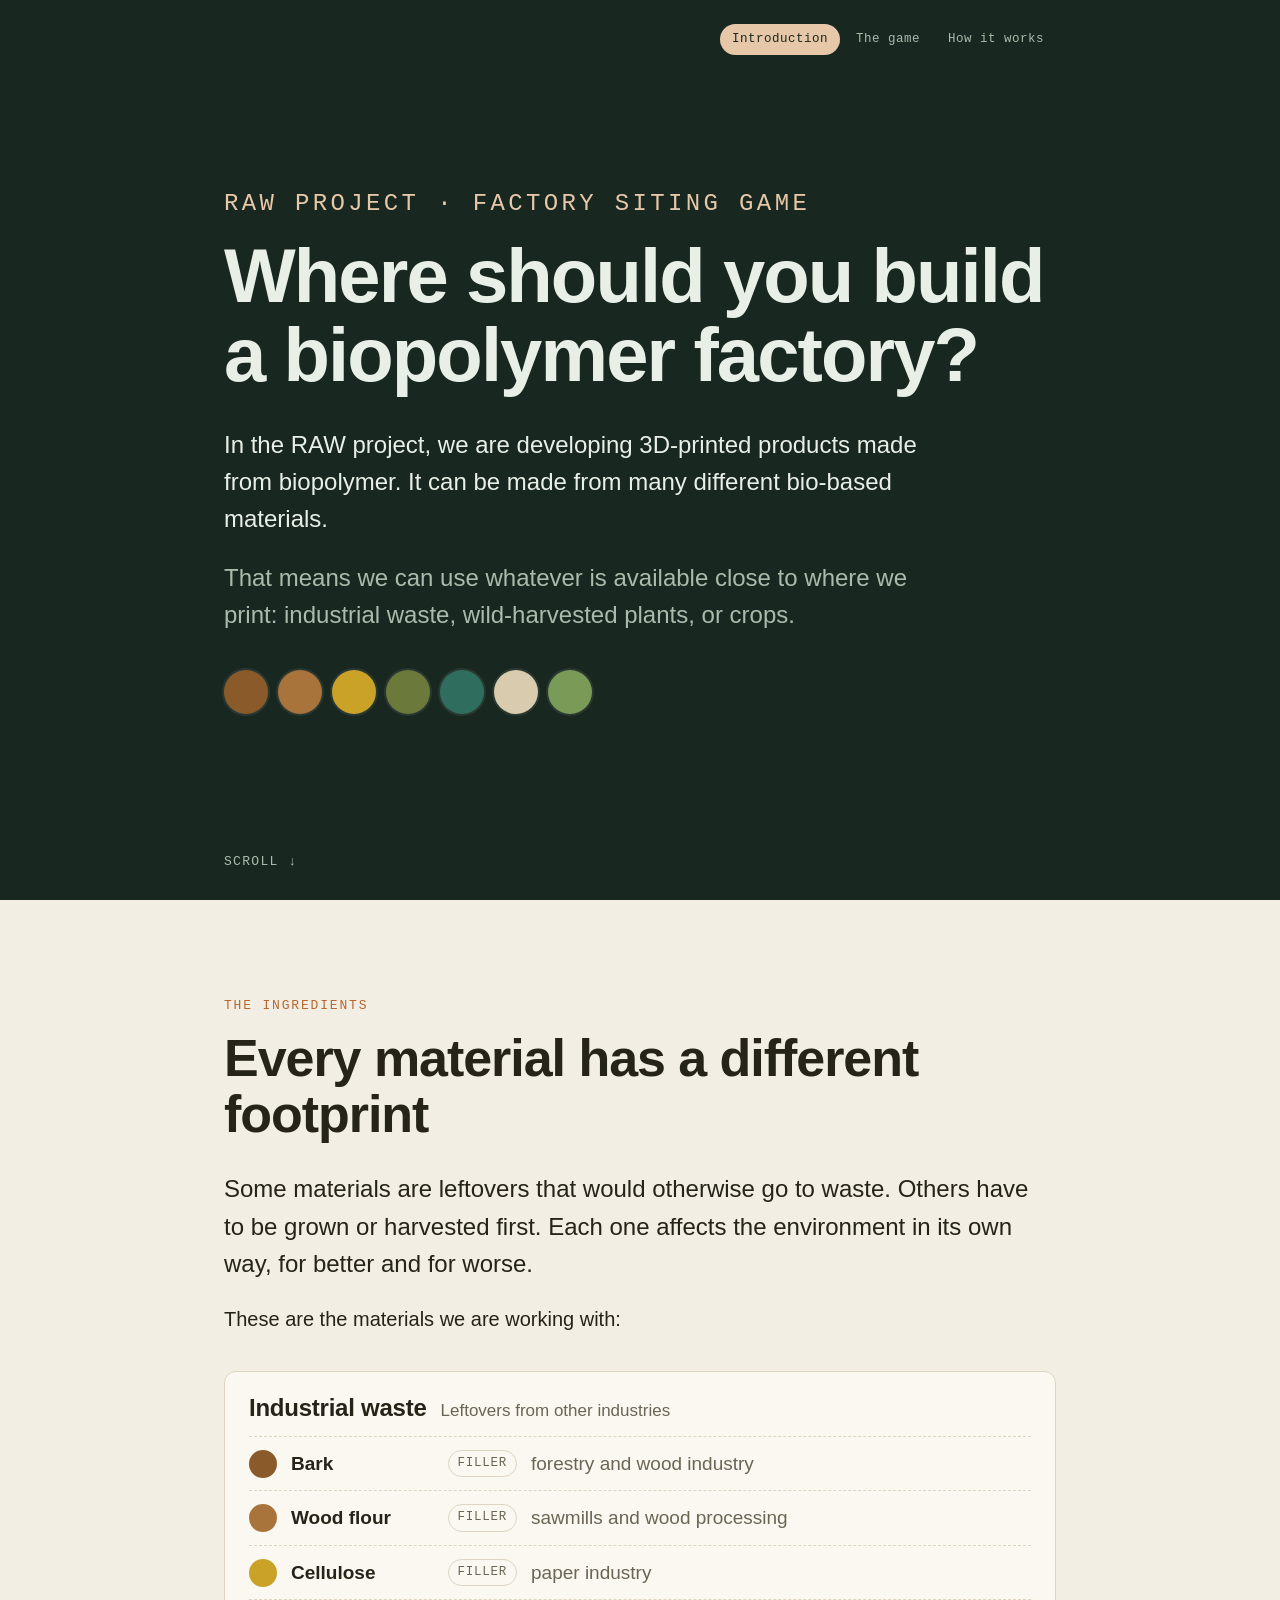
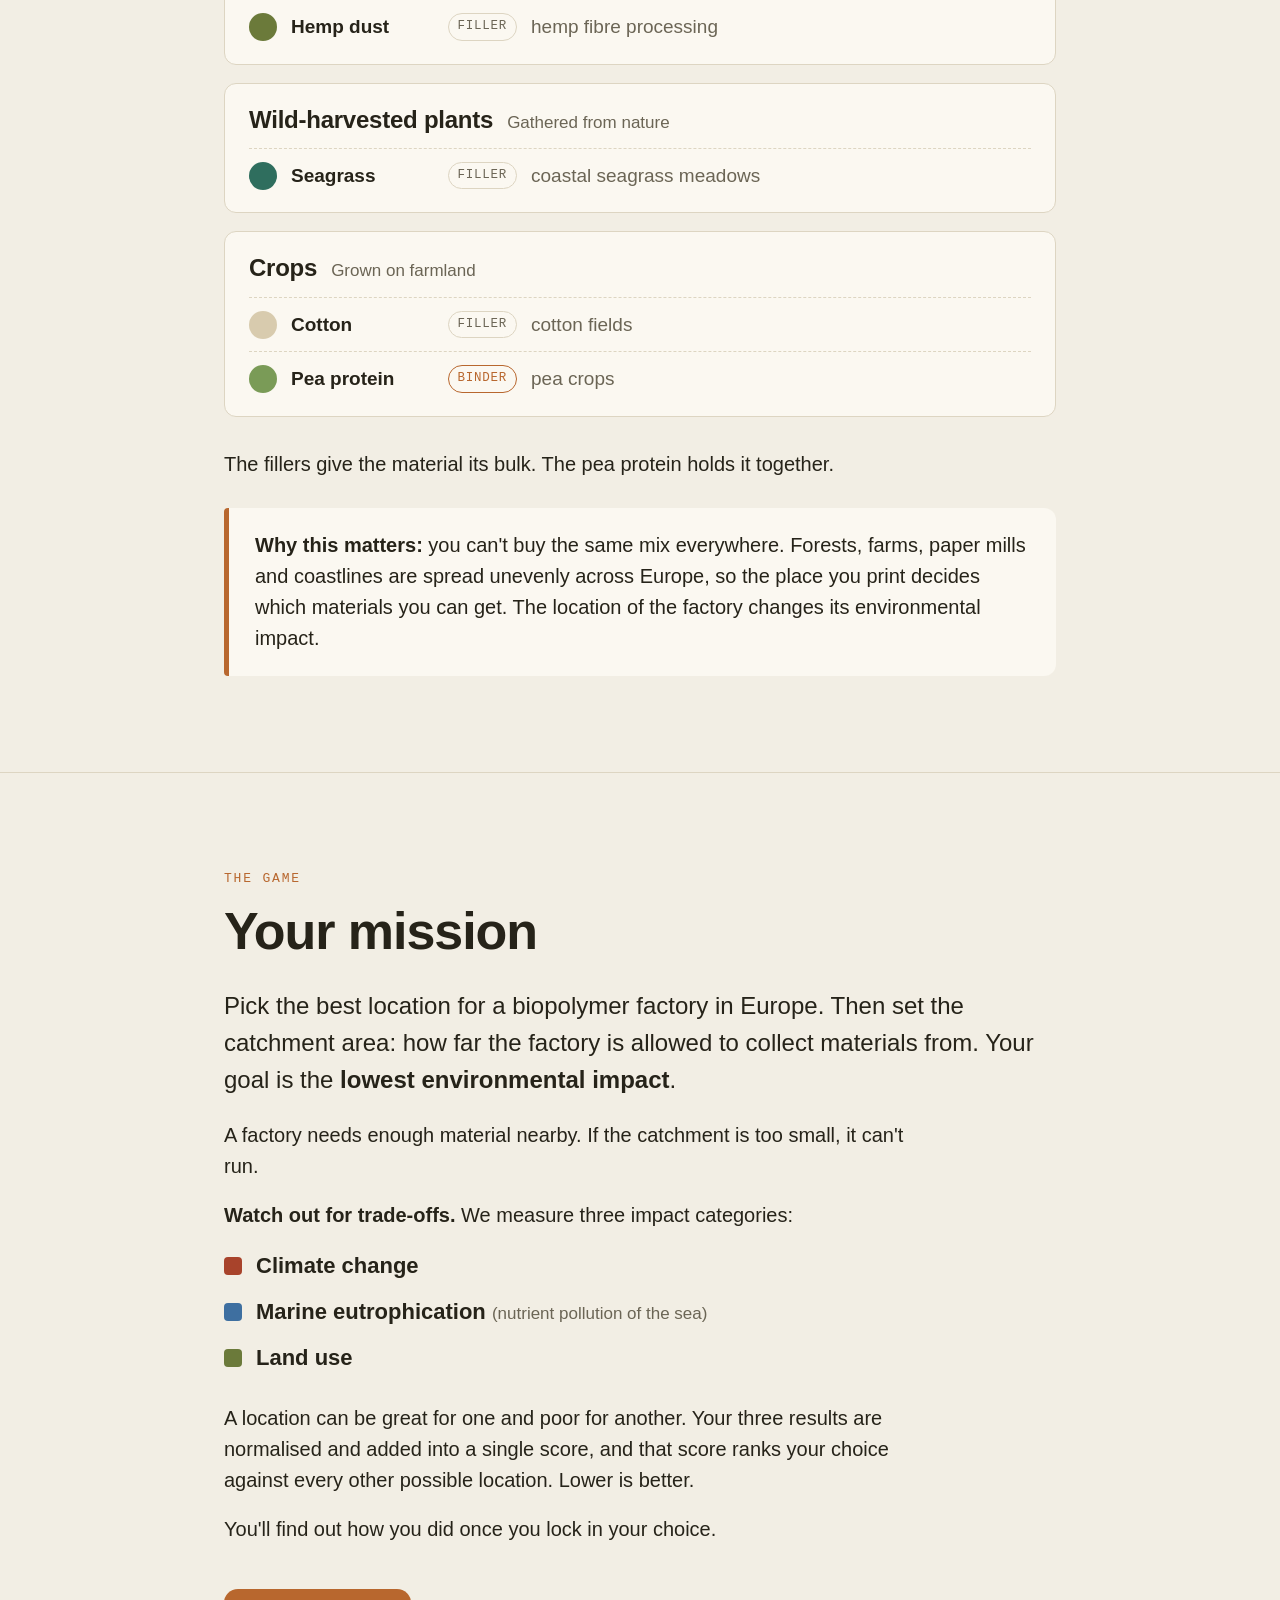
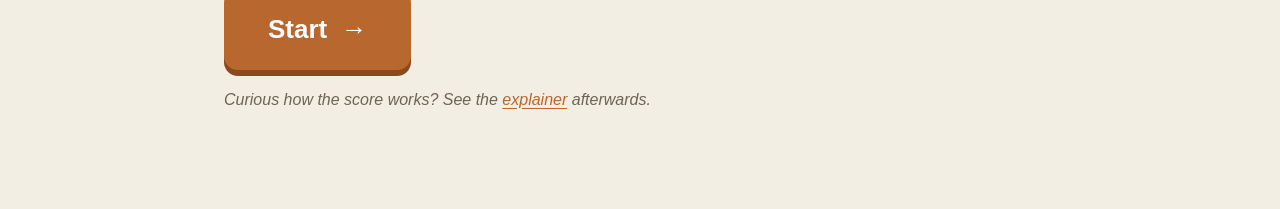
<file: factory-siting/index.html>
<!DOCTYPE html>
<html lang="en">
<head>
<meta charset="UTF-8">
<meta name="viewport" content="width=device-width, initial-scale=1.0, viewport-fit=cover">
<title>Factory Siting Game | RAW Project | Tanya Tsui</title>
<meta name="description" content="Where should you build a biopolymer factory? An exhibition game from the RAW project: pick a site in Europe for a factory that 3D-prints products from bio-based materials, and find the location with the lowest environmental impact. Built by Tanya Tsui.">
<link rel="canonical" href="https://tanyatsui.github.io/factory-siting/">
<script src="kiosk.js"></script>
<link rel="manifest" href="manifest.webmanifest">
<link rel="icon" href="assets/icon-192.png" type="image/png">
<link rel="apple-touch-icon" href="assets/apple-touch-icon.png">
<meta name="theme-color" content="#182720">
<meta name="mobile-web-app-capable" content="yes">
<meta name="apple-mobile-web-app-capable" content="yes">
<meta name="apple-mobile-web-app-status-bar-style" content="black-translucent">
<meta name="apple-mobile-web-app-title" content="Factory siting">
<!-- warm the cache for the game so Start opens quickly -->
<link rel="prefetch" href="play.html">
<link rel="prefetch" href="data/rasters.js">
<link rel="prefetch" href="data/lca.js">
<link rel="prefetch" href="data/score_dist.js">
<link rel="prefetch" href="calc.js">
<link rel="prefetch" href="app.js">
<link rel="prefetch" href="leaderboard.js">
<link rel="stylesheet" href="pages.css">
</head>
<body>

<!-- ========== 1 · What we're making ========== -->
<header class="hero">
  <div class="wrap hero-top">
    <a class="home-link" href="../">← Tanya Tsui</a>
    <nav class="page-nav" aria-label="Exhibition pages"><a href="./" aria-current="page">Introduction</a><a href="play.html">The game</a><a href="explainer.html">How it works</a></nav>
  </div>
  <div class="wrap hero-body">
    <div>
      <p class="eyebrow">RAW project · Factory siting game</p>
      <h1>Where should you build a biopolymer factory?</h1>
      <p>In the RAW project, we are developing 3D-printed products made from biopolymer. It can be made from many different bio-based materials.</p>
      <p class="soft">That means we can use whatever is available close to where we print: industrial waste, wild-harvested plants, or crops.</p>
      <ul class="mix" aria-hidden="true">
        <li style="background:var(--bark)"></li>
        <li style="background:var(--sawdust)"></li>
        <li style="background:var(--cellulose)"></li>
        <li style="background:var(--hempdust)"></li>
        <li style="background:var(--seagrass)"></li>
        <li style="background:var(--cotton)"></li>
        <li style="background:var(--peas)"></li>
      </ul>
    </div>
  </div>
  <div class="wrap">
    <a class="scroll-cue" href="#materials">Scroll <span aria-hidden="true">↓</span></a>
  </div>
</header>

<main>
  <!-- ========== 2 · Every material has a different footprint ========== -->
  <section class="block" id="materials">
    <div class="wrap">
      <p class="eyebrow">The ingredients</p>
      <h2>Every material has a different footprint</h2>
      <p class="lead">Some materials are leftovers that would otherwise go to waste. Others have to be grown or harvested first. Each one affects the environment in its own way, for better and for worse.</p>
      <p>These are the materials we are working with:</p>

      <div class="groups">
        <div class="group">
          <div class="group-head"><h3>Industrial waste</h3><span>Leftovers from other industries</span></div>
          <div class="mat"><span class="swatch" style="background:var(--bark)"></span><span class="mat-name">Bark</span><span class="role">filler</span><span class="from">forestry and wood industry</span></div>
          <div class="mat"><span class="swatch" style="background:var(--sawdust)"></span><span class="mat-name">Wood flour</span><span class="role">filler</span><span class="from">sawmills and wood processing</span></div>
          <div class="mat"><span class="swatch" style="background:var(--cellulose)"></span><span class="mat-name">Cellulose</span><span class="role">filler</span><span class="from">paper industry</span></div>
          <div class="mat"><span class="swatch" style="background:var(--hempdust)"></span><span class="mat-name">Hemp dust</span><span class="role">filler</span><span class="from">hemp fibre processing</span></div>
        </div>
        <div class="group">
          <div class="group-head"><h3>Wild-harvested plants</h3><span>Gathered from nature</span></div>
          <div class="mat"><span class="swatch" style="background:var(--seagrass)"></span><span class="mat-name">Seagrass</span><span class="role">filler</span><span class="from">coastal seagrass meadows</span></div>
        </div>
        <div class="group">
          <div class="group-head"><h3>Crops</h3><span>Grown on farmland</span></div>
          <div class="mat"><span class="swatch" style="background:var(--cotton)"></span><span class="mat-name">Cotton</span><span class="role">filler</span><span class="from">cotton fields</span></div>
          <div class="mat"><span class="swatch" style="background:var(--peas)"></span><span class="mat-name">Pea protein</span><span class="role binder">binder</span><span class="from">pea crops</span></div>
        </div>
      </div>

      <p>The fillers give the material its bulk. The pea protein holds it together.</p>

      <div class="callout">
        <p><strong>Why this matters:</strong> you can't buy the same mix everywhere. Forests, farms, paper mills and coastlines are spread unevenly across Europe, so the place you print decides which materials you can get. The location of the factory changes its environmental impact.</p>
      </div>
    </div>
  </section>

  <!-- ========== 3 · Your mission ========== -->
  <section class="block" id="mission">
    <div class="wrap">
      <p class="eyebrow">The game</p>
      <h2>Your mission</h2>
      <p class="lead">Pick the best location for a biopolymer factory in Europe. Then set the catchment area: how far the factory is allowed to collect materials from. Your goal is the <strong>lowest environmental impact</strong>.</p>
      <p>A factory needs enough material nearby. If the catchment is too small, it can't run.</p>
      <p><strong>Watch out for trade-offs.</strong> We measure three impact categories:</p>
      <ul class="cats">
        <li><span class="dot" style="background:var(--cat-climate)"></span><strong>Climate change</strong></li>
        <li><span class="dot" style="background:var(--cat-eutro)"></span><span><strong>Marine eutrophication</strong> <small>(nutrient pollution of the sea)</small></span></li>
        <li><span class="dot" style="background:var(--cat-land)"></span><strong>Land use</strong></li>
      </ul>
      <p>A location can be great for one and poor for another. Your three results are normalised and added into a single score, and that score ranks your choice against every other possible location. Lower is better.</p>
      <p>You'll find out how you did once you lock in your choice.</p>

      <div class="start-row">
        <a class="start" href="play.html">Start <span aria-hidden="true">→</span></a>
        <p class="note">Curious how the score works? See the <a href="explainer.html">explainer</a> afterwards.</p>
      </div>
    </div>
  </section>
</main>

<footer>
  <div class="wrap">RAW project · <a href="../">Tanya Tsui</a></div>
</footer>

</body>
</html>
</file>
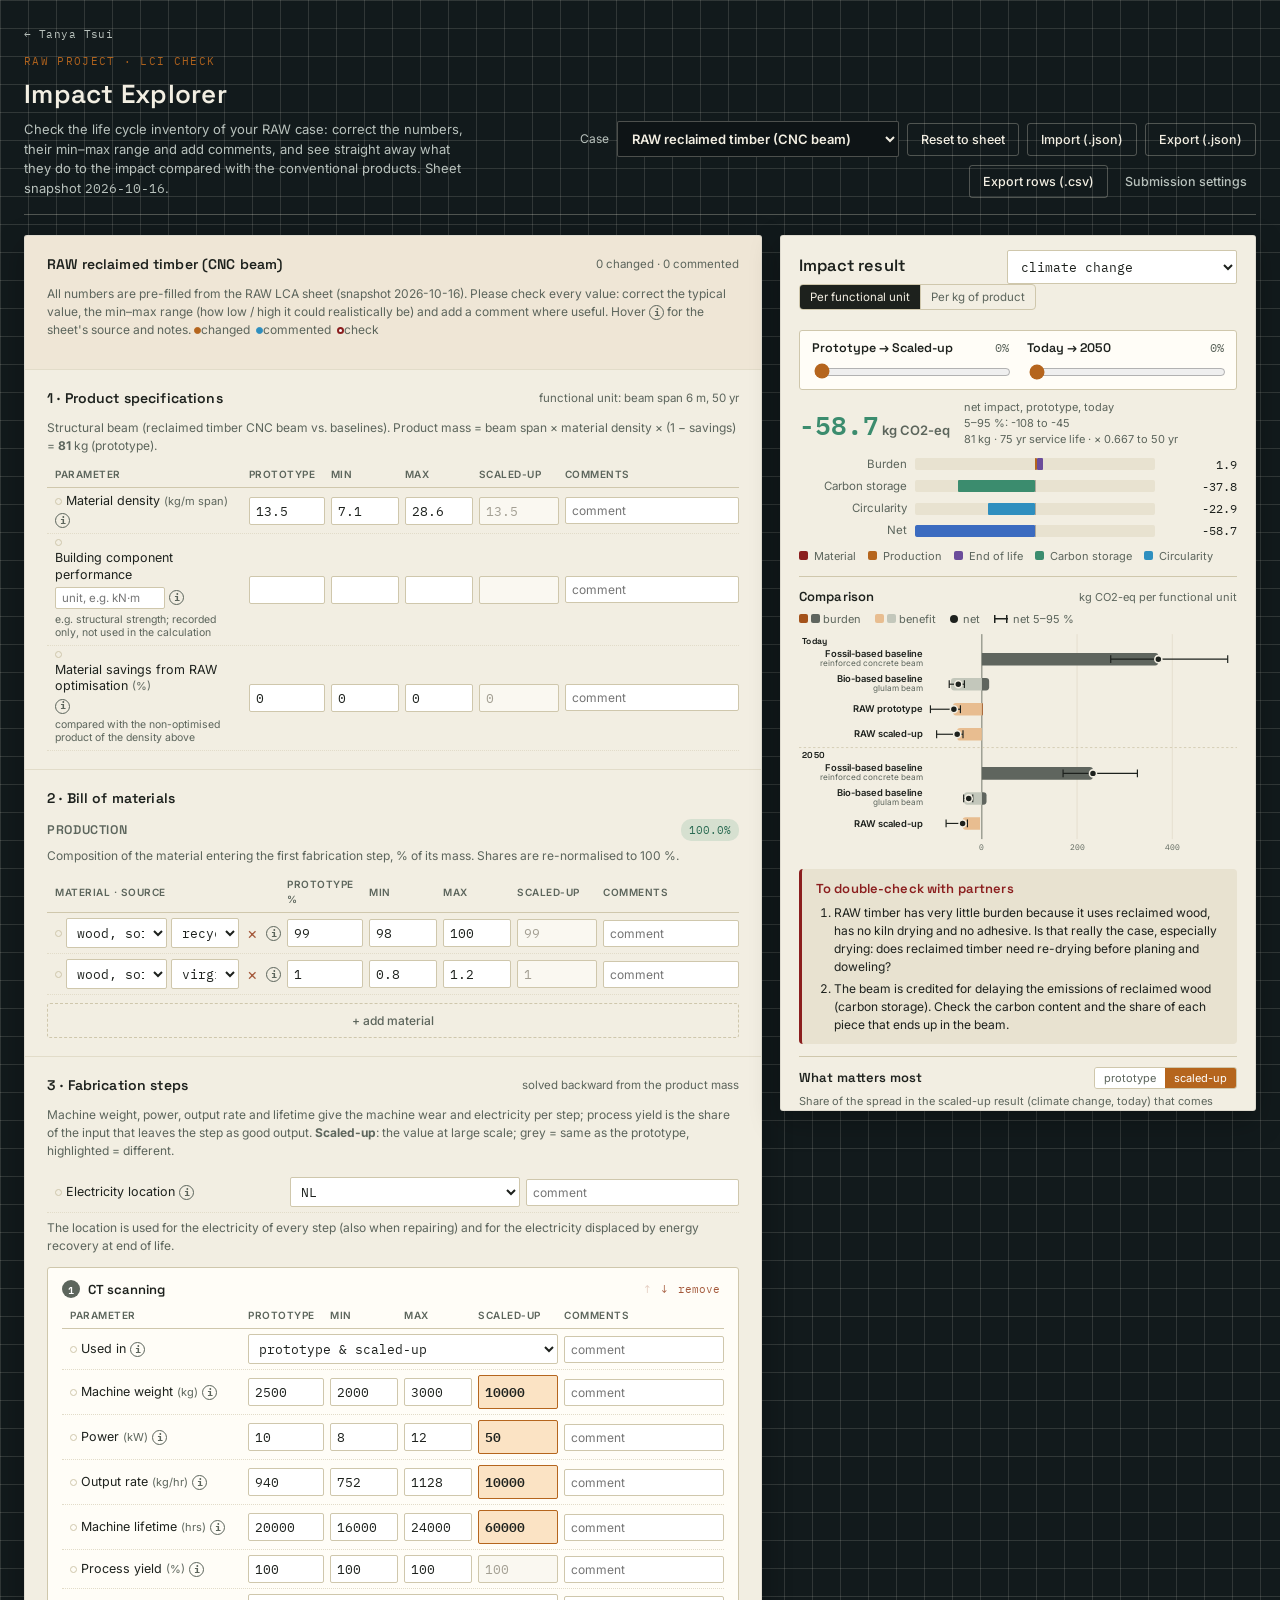
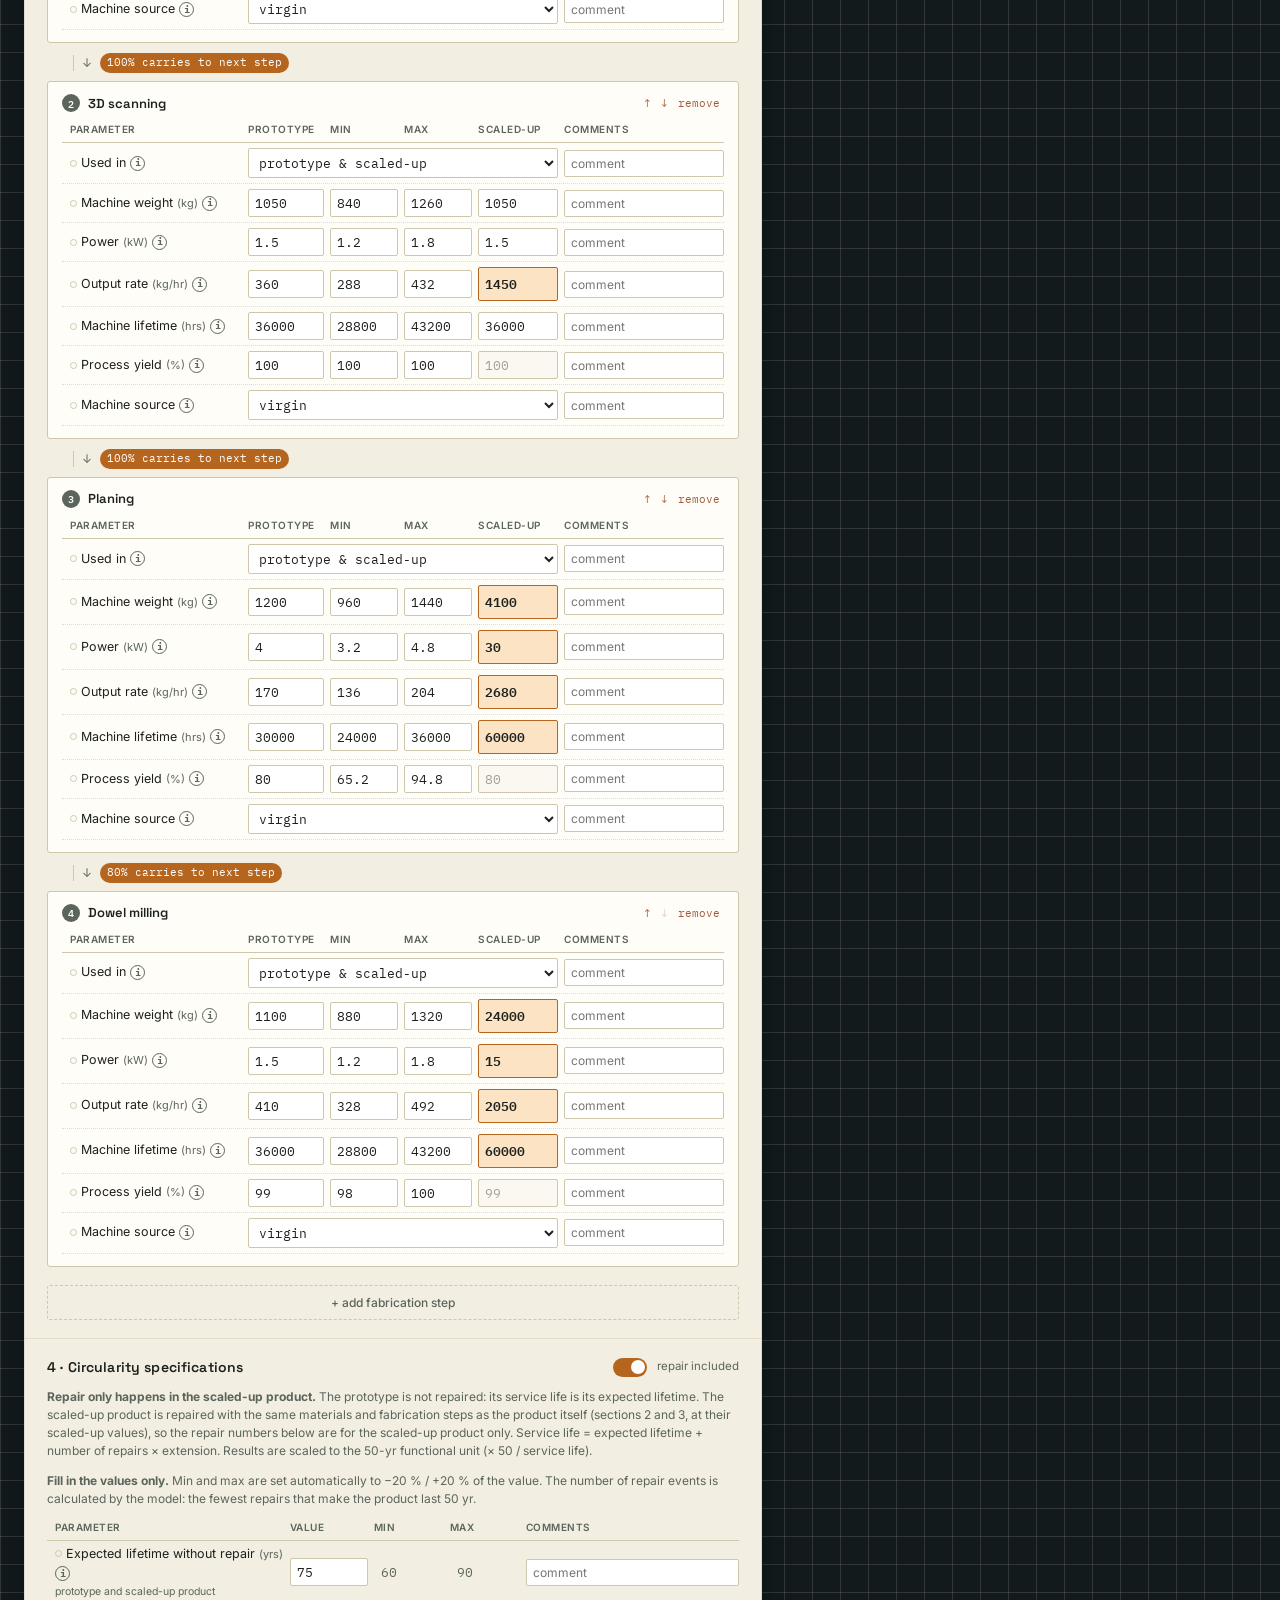
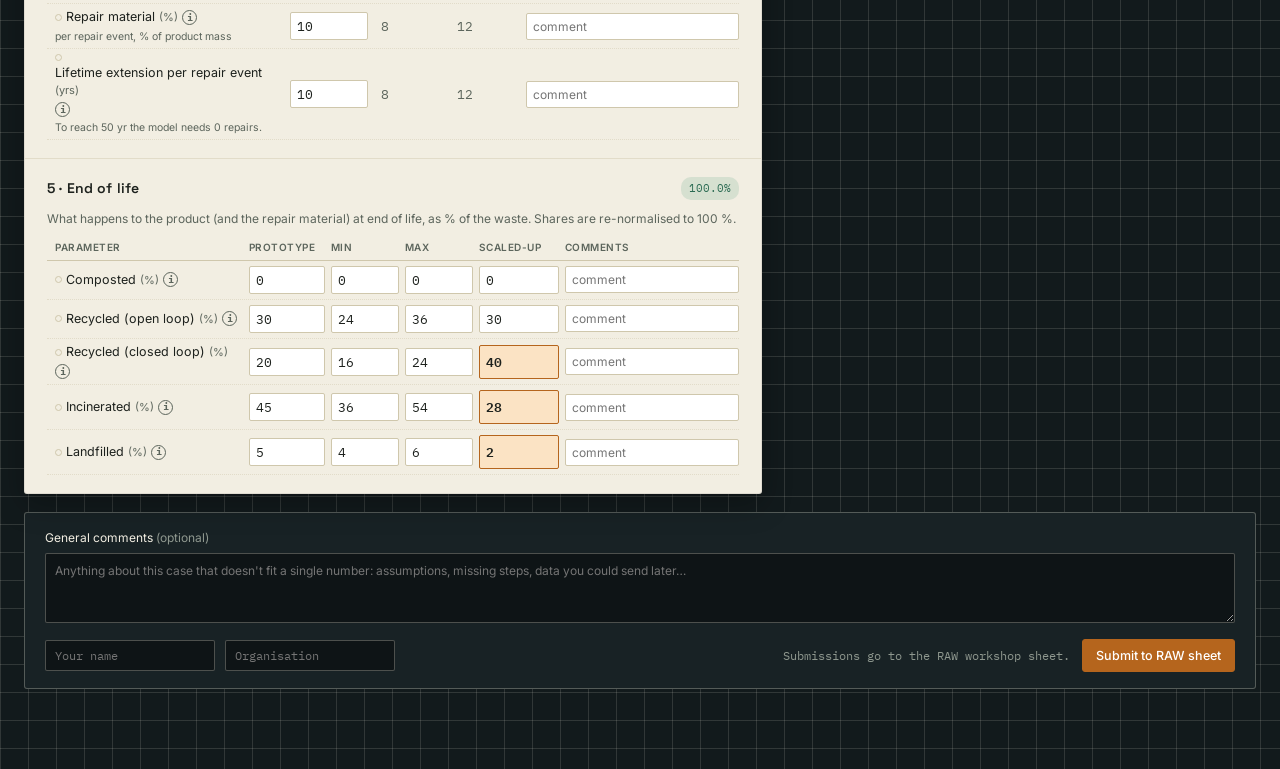
<file: raw_impact_explorer/index.html>
<!DOCTYPE html>
<html lang="en">
<head>
<meta charset="UTF-8">
<meta name="viewport" content="width=device-width, initial-scale=1.0">
<title>RAW Impact Explorer</title>
<link rel="preconnect" href="https://fonts.googleapis.com">
<link rel="preconnect" href="https://fonts.gstatic.com" crossorigin>
<link href="https://fonts.googleapis.com/css2?family=Space+Grotesk:wght@400;500;600;700&family=Inter:wght@400;500;600&family=IBM+Plex+Mono:wght@400;500;600&display=swap" rel="stylesheet">
<style>
:root{
  --bg: #121a1c;
  --bg-2: #182225;
  --paper: #f2eee2;
  --paper-dim: #e8e2d0;
  --ink: #1d211d;
  --ink-soft: #5c655c;
  --line: #cfc7ac;
  --line-soft: #e2dcc9;
  --line-dark: rgba(240,236,220,0.14);
  --line-dark-strong: rgba(240,236,220,0.28);
  --rust: #b5651d;
  --rust-deep: #8b1e1e;
  --tan: #c98a4b;
  --purple: #6b4c9a;
  --teal: #3b8c6e;
  --blue: #2f8fbf;
  --net: #3b6bc0;
  --warn: #b5651d;
  --paper-text-on-dark: #f2eee2;
  --radius: 3px;
  --shadow: 0 1px 0 rgba(0,0,0,0.35);
  --font-display: 'Space Grotesk', sans-serif;
  --font-body: 'Inter', sans-serif;
  --font-mono: 'IBM Plex Mono', monospace;
}
*{box-sizing:border-box;}
html,body{margin:0;padding:0;}
body{
  background: var(--bg);
  background-image:
    linear-gradient(var(--line-dark) 1px, transparent 1px),
    linear-gradient(90deg, var(--line-dark) 1px, transparent 1px);
  background-size: 28px 28px;
  color: var(--paper-text-on-dark);
  font-family: var(--font-body);
  font-size: 14px;
  line-height: 1.5;
  min-height: 100vh;
}
h1,h2,h3,h4{ font-family: var(--font-display); font-weight:600; margin:0; letter-spacing:0.01em;}
.mono{ font-family: var(--font-mono); }
a{ color: inherit; }
button{ font-family: var(--font-body); cursor:pointer; }
input, select{ font-family: var(--font-mono); }

/* ---------- layout shell ---------- */
.shell{ max-width: 1400px; margin: 0 auto; padding: 22px 24px 80px; }

.topbar{
  display:flex; align-items:flex-end; justify-content:space-between; gap: 24px;
  padding-bottom: 16px; margin-bottom: 20px;
  border-bottom: 1px solid var(--line-dark-strong);
}
.home-link{
  display:inline-block; font-family: var(--font-mono); font-size: 11px; letter-spacing: 0.04em;
  color: #b9c2bd; text-decoration:none; margin-bottom: 10px;
}
.home-link:hover{ color: var(--rust); }
.brand-eyebrow{
  font-family: var(--font-mono); font-size: 11px; letter-spacing: 0.12em; text-transform: uppercase;
  color: var(--rust); opacity:0.95; margin-bottom: 6px;
}
.brand h1{ font-size: 26px; color: var(--paper-text-on-dark); }
.brand p{ margin: 6px 0 0; color: #b9c2bd; font-size: 13px; max-width: 560px; }
.topbar-actions{ display:flex; gap:8px; flex-wrap:wrap; justify-content:flex-end; }

.btn{
  border: 1px solid var(--line-dark-strong);
  background: transparent;
  color: var(--paper-text-on-dark);
  padding: 8px 13px;
  border-radius: var(--radius);
  font-size: 12.5px;
  font-weight: 500;
  display:inline-flex; align-items:center; gap:6px;
  transition: border-color .15s ease, background .15s ease;
}
.btn:hover{ border-color: var(--rust); }
.btn-primary{
  background: var(--rust); border-color: var(--rust); color: #fff;
}
.btn-primary:hover{ background: #a35a1a; }
.btn-ghost{ border-color: transparent; color: #b9c2bd; padding: 8px 8px;}
.topbar-actions{ align-items:center; }
.btn-ghost:hover{ color:var(--paper-text-on-dark); border-color: var(--line-dark-strong); }
.btn-sm{ padding: 5px 9px; font-size: 11.5px; }
.btn:disabled{ opacity:0.4; cursor:not-allowed; }
.btn:disabled:hover{ border-color: var(--line-dark-strong); background:transparent; }

/* main grid */
.workspace{
  display:grid; grid-template-columns: minmax(0,1.55fr) minmax(0,1fr); gap: 18px; align-items:start;
}
@media (max-width: 1100px){ .workspace{ grid-template-columns: 1fr; } .results-panel{ position:static; } }

.panel{
  background: var(--paper); color: var(--ink); border-radius: var(--radius);
  border: 1px solid rgba(0,0,0,0.08);
  box-shadow: 0 10px 30px rgba(0,0,0,0.28);
}
.panel-pad{ padding: 20px 22px; }
.results-panel{ position: sticky; top: 12px; max-height: calc(100vh - 24px); overflow-y: auto; padding: 14px 18px; }


.section{ padding: 18px 22px; border-bottom: 1px solid var(--line-soft); }
.section:last-child{ border-bottom:none; }
.section-head{ display:flex; align-items:center; justify-content:space-between; margin-bottom: 10px; gap:10px;}
.section-head h3{ font-size: 14px; color: var(--ink); }
.section-head .hint{ font-size: 11.5px; color: var(--ink-soft); font-family: var(--font-body); }
.section-note{ font-size: 12px; color: var(--ink-soft); margin: 0 0 12px; line-height:1.5; }

/* toggle row */
.toggle-row{ display:flex; align-items:center; gap:10px; }
.switch{ position:relative; display:inline-block; width:34px; height:19px; flex:none; }
.switch input{ opacity:0; width:0; height:0; }
.switch .slider{
  position:absolute; inset:0; background: #c8c0a8; border-radius: 20px; transition:.15s;
}
.switch .slider:before{
  content:""; position:absolute; height:14px; width:14px; left:3px; top:2.5px;
  background:#fff; border-radius:50%; transition:.15s;
}
.switch input:checked + .slider{ background: var(--rust); }
.switch input:checked + .slider:before{ transform: translateX(15px); }

/* field grid */
.field-grid{ display:grid; grid-template-columns: repeat(auto-fill, minmax(120px,1fr)); gap: 10px 12px; }
.field{ display:flex; flex-direction:column; gap:4px; }
.field label{ font-size: 10.5px; text-transform:uppercase; letter-spacing:0.05em; color: var(--ink-soft); font-family: var(--font-body); font-weight:600;}
.field input, .field select{
  border: 1px solid var(--line); background: #fff; color: var(--ink);
  padding: 7px 8px; border-radius: 2px; font-size: 13px; width:100%;
}
.field input:focus, .field select:focus{ outline:2px solid var(--rust); outline-offset:-1px; }
.field-wide{ grid-column: span 2; }

/* card list (bom items / steps) */
.card-list{ display:flex; flex-direction:column; }
.item-card{
  border: 1px solid var(--line); border-radius: 3px; background: #fffdf7;
  padding: 12px 14px; margin-bottom: 10px; position:relative;
}
.item-card-head{ display:flex; align-items:center; justify-content:space-between; margin-bottom:10px; }
.item-card-head .item-title{ font-family: var(--font-display); font-weight:600; font-size:13px; color:var(--ink); display:flex; align-items:center; gap:8px;}
.item-index{
  font-family: var(--font-mono); font-size:10px; color:#fff; background: var(--ink-soft);
  width:18px; height:18px; border-radius:50%; display:flex; align-items:center; justify-content:center; flex:none;
}
.remove-btn{
  border:none; background:none; color:#a3583a; font-size:11px; font-family: var(--font-mono);
  padding:2px 4px; cursor:pointer;
}
.remove-btn:hover{ text-decoration:underline; }
.remove-btn:disabled{ opacity:0.3; cursor:not-allowed; }
.remove-btn:disabled:hover{ text-decoration:none; }
.item-actions{ display:flex; align-items:center; gap:2px; }

/* flow connector between chain steps */
.flow-connector{
  display:flex; align-items:center; gap:8px; padding: 2px 0 2px 18px; margin: -2px 0 6px;
}
.flow-connector .line{ width:1px; height:16px; background: var(--line); margin-left:8px; }
.flow-connector .pct-pill{
  font-family: var(--font-mono); font-size:10.5px; color:#fff; background: var(--rust);
  padding:2px 7px; border-radius: 10px; white-space:nowrap;
}
.flow-connector .arrow{ color: var(--ink-soft); font-size:12px; }

.add-row-btn{
  border: 1px dashed var(--line); background: transparent; color: var(--ink-soft);
  padding: 9px; border-radius: 3px; font-size: 12px; text-align:center; width:100%;
  font-family: var(--font-body); font-weight:500;
}
.add-row-btn:hover{ border-color: var(--rust); color: var(--rust); }

.bom-total-badge{
  font-family: var(--font-mono); font-size:11px; padding:3px 8px; border-radius:10px;
}
.bom-total-ok{ background: rgba(59,140,110,0.15); color:#2b6b53; }
.bom-total-bad{ background: rgba(139,30,30,0.12); color: var(--rust-deep); }

/* results panel */
.results-head{ display:flex; align-items:center; justify-content:space-between; gap:10px; flex-wrap:wrap; }
.cat-select{
  border: 1px solid var(--line); background:#fff; color:var(--ink); padding:7px 9px; border-radius:2px; font-size:12.5px;
  font-family: var(--font-mono); max-width: 230px;
}
.net-row{ display:flex; align-items:center; gap:14px; margin: 10px 0 8px; }
.net-number{
  font-family: var(--font-mono); font-size: 26px; font-weight:600; line-height:1; white-space:nowrap;
}
.net-number.negative{ color: var(--teal); }
.net-number.positive{ color: var(--rust-deep); }
.net-unit{ font-size:13px; color:var(--ink-soft); font-family:var(--font-body); }
.net-caption{ font-size: 11px; color: var(--ink-soft); line-height:1.45; }

.bars{ display:flex; flex-direction:column; gap:5px; margin-top: 2px; }
.bar-row{ display:grid; grid-template-columns: 108px 1fr 74px; align-items:center; gap:8px; }
.bar-row .bar-label{ font-size:11.5px; color:var(--ink-soft); text-align:right; }
.bar-track{ position:relative; height:12px; background: var(--paper-dim); border-radius:2px; overflow:hidden; }
.bar-track .zero-line{ position:absolute; top:0; bottom:0; width:1px; background: rgba(0,0,0,0.25); }
.bar-fill{ position:absolute; top:0; bottom:0; border-radius:1px; transition: width .12s ease, left .12s ease; }
.bar-row .bar-val{ font-family: var(--font-mono); font-size:11.5px; text-align:right; color: var(--ink); }

.legend{ display:flex; flex-wrap:wrap; gap: 4px 12px; margin-top:8px; }
.legend-item{ display:flex; align-items:center; gap:6px; font-size:11px; color:var(--ink-soft); }
.legend-swatch{ width:9px; height:9px; border-radius:2px; }

.breakdown-list{ margin-top: 6px; display:flex; flex-direction:column; gap:2px; max-height: 300px; overflow-y:auto; padding-right:4px; }
.breakdown-row{ display:grid; grid-template-columns: 1fr auto; gap:8px; font-size:12px; padding:5px 0; border-bottom: 1px dotted var(--line-soft); }
.breakdown-row .lbl{ color: var(--ink); display:flex; align-items:center; gap:6px; }
.breakdown-row .val{ font-family:var(--font-mono); color: var(--ink-soft); }
.breakdown-dot{ width:7px; height:7px; border-radius:2px; flex:none; }
.breakdown-row.parent.expandable{ cursor:pointer; }
.breakdown-row.parent.expandable:hover .lbl{ color: var(--rust); }
.breakdown-caret{ display:inline-block; width:9px; font-size:9px; color:var(--ink-soft); flex:none; }
.breakdown-children{ margin:2px 0 8px 15px; padding-left:10px; border-left:1px dotted var(--line); display:flex; flex-direction:column; gap:2px; }
.breakdown-row.child{ font-size:11px; padding:3px 0; }
.breakdown-row.child .lbl{ color: var(--ink-soft); }

/* sliders in the results panel */
.slider-card{ border:1px solid var(--line); border-radius:3px; background:#fffdf7; padding:8px 12px 4px; margin-top:10px;
  display:grid; grid-template-columns:1fr 1fr; gap:6px 18px; }
@media (max-width: 520px){ .slider-card{ grid-template-columns:1fr; } }
.slider-top{ display:flex; justify-content:space-between; align-items:baseline; gap:10px; margin-bottom:4px; }
.slider-top .name{ font-family:var(--font-display); font-weight:600; font-size:12.5px; color:var(--ink); }
.slider-top .mono{ font-size:11.5px; color:var(--ink-soft); }
.slider-ends{ display:flex; justify-content:space-between; gap:10px; font-size:10.5px; color:var(--ink-soft); }
.diff-slider{ width:100%; accent-color: var(--rust); }

/* range tables: typical | min | max | (scaled-up) | comment */
.rtable{ display:flex; flex-direction:column; }
.rtable.is-off .rrow:not(.rhead){ opacity:.55; }
.rgroup{ display:flex; flex-direction:column; }
.basis-toggle{ display:inline-flex; margin:0 0 10px; border:1px solid var(--line, #cfc8b4); border-radius:4px; overflow:hidden; }
.basis-toggle button{ border:0; background:transparent; padding:5px 10px; font-size:11.5px; color:var(--ink-soft); cursor:pointer; font-family:inherit; }
.basis-toggle button + button{ border-left:1px solid var(--line, #cfc8b4); }
.basis-toggle button.on{ background:var(--ink); color:var(--paper); }
.rrow input.auto{ background:transparent; border-color:transparent; color:var(--ink-soft); cursor:default; }
.rgroup.is-off .rrow{ opacity:.55; }
.rrow{
  display:grid; grid-template-columns: minmax(150px,1.5fr) 78px 70px 70px minmax(110px,1.4fr);
  gap:6px; align-items:center; padding:5px 0 5px 8px; border-bottom:1px dotted var(--line-soft); position:relative;
}
.rrow.with-up{ grid-template-columns: minmax(140px,1.4fr) 76px 68px 68px 80px minmax(100px,1.3fr); }
.rrow.rhead{ font-size:10px; text-transform:uppercase; letter-spacing:.05em; color:var(--ink-soft); font-weight:600; border-bottom:1px solid var(--line); padding-top:0; }
.rrow input, .rrow select{
  border:1px solid var(--line); background:#fff; color:var(--ink); padding:5px 6px; border-radius:2px; font-size:12.5px; width:100%; min-width:0;
}
.rrow input:focus, .rrow select:focus{ outline:2px solid var(--rust); outline-offset:-1px; }
.rrow input:disabled{ background:var(--paper-dim); color:var(--ink-soft); }
.rrow input.comment{ font-family:var(--font-body); font-size:12px; }
.rrow input.up-diff{ background:#fbe3c4; border-color:var(--rust); font-weight:600; }
.rrow input.up-follow{ color:#a39f93; background:#faf8f1; }
.rrow input.up-follow:focus{ color:var(--ink); }
.rrow input.unit-input{ width:110px; flex:none; font-family:var(--font-body); font-size:11.5px; padding:3px 6px; }
.rrow .na{ text-align:center; color:var(--ink-soft); font-size:12px; }
.rrow.wide .wide-control{ grid-column: 2 / span 3; }
.rrow.wide.with-up .wide-control{ grid-column: 2 / span 4; }
.rlabel{ font-size:12.5px; color:var(--ink); line-height:1.3; display:flex; flex-wrap:wrap; align-items:center; gap:4px; }
.rlabel .unit{ color:var(--ink-soft); font-size:11px; }
.rhint{ flex-basis:100%; font-size:10.5px; color:var(--ink-soft); }
.rwarn{ grid-column:1 / -1; font-size:11px; color:var(--rust-deep); display:none; padding-left:2px; }
.rrow.warn .rwarn{ display:block; }
.rrow .mark, .legend-inline .mark{ width:7px; height:7px; border-radius:50%; display:inline-block; flex:none; background:transparent; border:1px solid var(--line); }
.rrow.commented .mark, .legend-inline .mark.commented{ background:var(--blue); border-color:var(--blue); }
.rrow.changed .mark, .legend-inline .mark.changed{ background:var(--rust); border-color:var(--rust); }
.rrow.warn .mark, .legend-inline .mark.warn{ background:#fff; border:2px solid var(--rust-deep); }
.rrow.changed{ background:rgba(181,101,29,0.06); }
.rrow.flash{ background:rgba(181,101,29,0.22); transition: background .3s; }
.legend-inline{ white-space:nowrap; }
.info{ display:inline-flex; align-items:center; justify-content:center; width:15px; height:15px; border-radius:50%; font-size:9.5px; font-weight:700;
  font-family:var(--font-mono); color:var(--ink-soft); border:1px solid var(--ink-soft); background:transparent; padding:0; cursor:pointer; flex:none; line-height:1; }
button.info:hover, button.info:focus-visible{ color:#fff; background:var(--rust); border-color:var(--rust); outline:none; }
.info-tip{ position:fixed; display:none; z-index:60; max-width:340px; background:var(--ink); color:var(--paper); font-size:11.5px; line-height:1.5;
  padding:8px 10px; border-radius:3px; white-space:pre-line; box-shadow:0 6px 20px rgba(0,0,0,0.3); pointer-events:none; }
.sub-head{ display:flex; align-items:center; justify-content:space-between; margin:4px 0 6px; }
.sub-head h4{ font-size:12.5px; color:var(--ink-soft); text-transform:uppercase; letter-spacing:.05em; }
.rrow.bom{ grid-template-columns: minmax(220px,2.2fr) 78px 70px 70px minmax(110px,1.3fr); }
.rrow.bom.with-up{ grid-template-columns: minmax(210px,2fr) 76px 68px 68px 80px minmax(100px,1.2fr); }
.bom-pick{ display:flex; gap:4px; align-items:center; flex:1; min-width:0; }
.bom-pick select{ min-width:0; }
.bom-pick select:first-child{ flex:1.6; }
.bom-pick select:nth-child(2){ flex:1; }
.icon-btn{ border:none; background:none; color:#a3583a; font-size:16px; line-height:1; padding:0 4px; cursor:pointer; flex:none; }
.icon-btn:hover{ color:var(--rust-deep); }
.add-row-btn{ margin-top:8px; }
.item-card.only-one{ border-style:dashed; background:#fbf8ee; }
.only-note{ margin:-4px 0 6px !important; font-style:italic; }
.step-name{ border:none; background:transparent; font-family:var(--font-display); font-weight:600; font-size:13px; color:var(--ink); padding:0; width:220px; }
.intro{ background: rgba(181,101,29,0.06); }
.case-pick{ display:flex; align-items:center; gap:8px; }
.case-pick select{ background:#0e1416; color:var(--paper-text-on-dark); border:1px solid var(--line-dark-strong); padding:8px 10px; border-radius:2px; font-size:13px; font-family:var(--font-body); font-weight:600; }
@media (max-width: 760px){
  .rrow, .rrow.with-up, .rrow.bom, .rrow.bom.with-up{ grid-template-columns: 1fr 1fr 1fr; }
  .rrow .rlabel, .rrow input.comment{ grid-column: 1 / -1; }
  .rrow.rhead{ display:none; }
  .rrow.wide .wide-control{ grid-column: 1 / -1; }
}

/* comparison chart */
.compare-box{ margin-top:12px; padding-top:10px; border-top:1px solid var(--line); }
.compare-head{ display:flex; align-items:baseline; justify-content:space-between; gap:10px; }
.compare-head h4{ font-size:13px; color:var(--ink); }
.compare-box .hint{ font-size:11px; color:var(--ink-soft); }
.chart-wrap{ position:relative; margin-top:4px; }
.fold{ margin-top:8px; border-top:1px solid var(--line-soft); padding-top:6px; }
.fold summary{ cursor:pointer; font-size:12px; font-weight:600; color:var(--ink-soft); font-family:var(--font-display); }
.fold summary:hover{ color:var(--rust); }
.fold .section-note{ margin:6px 0 0; }
.cmp-chart{ width:100%; height:auto; display:block; font-family:var(--font-body); }
.cmp-chart .grid{ stroke:var(--line-soft); stroke-width:1; }
.cmp-chart .zero{ stroke:var(--ink-soft); stroke-width:1; }
.cmp-chart .tick{ font-size:10px; fill:var(--ink-soft); font-family:var(--font-mono); }
.cmp-chart .rlab{ font-size:12px; fill:var(--ink); font-weight:600; }
.cmp-chart .rsub{ font-size:10.5px; fill:var(--ink-soft); }
.cmp-chart .whisker{ stroke:var(--ink); stroke-width:1.5; }
.cmp-chart .phead{ font-size:11px; font-weight:700; fill:var(--ink); font-family:var(--font-display); letter-spacing:.03em; }
.cmp-chart .psep{ stroke:var(--line); stroke-width:1; stroke-dasharray:3 3; }
.sens-box{ margin-top:12px; padding-top:10px; border-top:1px solid var(--line); }
.sens-box.stale{ opacity:.6; }
.sens-box .section-note{ margin:4px 0 6px; font-size:11px; }
.seg{ display:inline-flex; border:1px solid var(--line); border-radius:3px; overflow:hidden; }
.seg button{ border:none; background:#fff; color:var(--ink-soft); font-size:11px; padding:3px 9px; cursor:pointer; font-family:var(--font-body); }
.seg button.on{ background:var(--rust); color:#fff; }
.sens-row{ display:grid; grid-template-columns: 16px minmax(0,1fr) 90px 34px 14px; gap:6px; align-items:center; font-size:12px; padding:2px 0; }
.sens-row.weak{ opacity:.45; }
.sens-rank{ font-family:var(--font-mono); font-size:10.5px; color:var(--ink-soft); }
.sens-name{ color:var(--ink); text-decoration:none; overflow:hidden; text-overflow:ellipsis; white-space:nowrap; }
.sens-name:hover{ color:var(--rust); text-decoration:underline; }
.sens-bar{ height:8px; background:var(--paper-dim); border-radius:2px; overflow:hidden; }
.sens-bar i{ display:block; height:100%; background:var(--rust); border-radius:0 2px 2px 0; }
.sens-val{ font-family:var(--font-mono); font-size:11px; text-align:right; color:var(--ink); }
.sens-dir{ color:var(--ink-soft); text-align:center; cursor:help; }
.cmp-chart .net-dot{ fill:var(--ink); stroke:var(--paper); stroke-width:2; }
.chart-key{ display:flex; flex-wrap:wrap; gap:4px 14px; font-size:11px; color:var(--ink-soft); margin-top:4px; }
.chart-key span{ display:inline-flex; align-items:center; gap:3px; }
.chart-key .sw{ width:9px; height:9px; border-radius:2px; display:inline-block; }
.chart-key .dot{ width:8px; height:8px; border-radius:50%; background:var(--ink); display:inline-block; margin-right:2px; }
.chart-key .whisk{ width:14px; height:8px; display:inline-block; margin-right:2px;
  background: linear-gradient(var(--ink),var(--ink)) center/100% 1.5px no-repeat, linear-gradient(var(--ink),var(--ink)) left/1.5px 100% no-repeat, linear-gradient(var(--ink),var(--ink)) right/1.5px 100% no-repeat; }
.cmp-chart .hit{ fill:transparent; }
.cmp-chart .crow{ transition: opacity .12s; }
.cmp-chart .crow.dim{ opacity:.35; }
.chart-tip{ position:absolute; display:none; pointer-events:none; background:var(--ink); color:var(--paper); font-size:11.5px; padding:6px 8px; border-radius:3px; max-width:220px; line-height:1.45; z-index:5; }
.sr-table{ position:absolute; width:1px; height:1px; overflow:hidden; clip:rect(0 0 0 0); }
.stale{ opacity:.5; }
.fold.warn-box summary{ color:var(--rust-deep); }
.warn-box ul{ margin:6px 0 0; padding-left:18px; font-size:11.5px; color:var(--ink); max-height:180px; overflow-y:auto; }
.warn-box a{ color:var(--rust-deep); }
.partner-checks{ margin:14px 0 4px; padding:10px 14px; border-left:3px solid var(--rust-deep); background:var(--paper-dim); border-radius:4px; }
.partner-checks h4{ margin:0 0 6px; font-size:13px; color:var(--rust-deep); }
.partner-checks ol{ margin:0; padding-left:18px; font-size:12px; line-height:1.5; color:var(--ink); }
.partner-checks li + li{ margin-top:4px; }
.error-box{ color:var(--rust-deep); font-size:12.5px; padding:12px 0; }

/* footer / record bar */
.record-bar{
  margin-top: 18px; padding: 16px 20px; border-radius: var(--radius);
  background: var(--bg-2); border:1px solid var(--line-dark-strong);
  display:flex; align-items:center; justify-content:space-between; gap:16px; flex-wrap:wrap;
}
.record-bar .who{ display:flex; gap:10px; flex-wrap:wrap; }
.record-bar input{
  background:#0e1416; border:1px solid var(--line-dark-strong); color:var(--paper-text-on-dark);
  padding:7px 9px; border-radius:2px; font-size:12px; width:170px;
}
.record-bar .general-comment{ flex:1 1 100%; display:flex; flex-direction:column; gap:6px; font-size:12px; color:var(--paper-text-on-dark); }
.record-bar .general-comment .optional{ color:#8f988f; }
.record-bar textarea{
  background:#0e1416; border:1px solid var(--line-dark-strong); color:var(--paper-text-on-dark);
  padding:8px 9px; border-radius:2px; font-size:12px; font-family:inherit; line-height:1.45; resize:vertical; width:100%; box-sizing:border-box;
}
.record-status{ font-size:11.5px; color:#8f988f; font-family:var(--font-mono); }
.record-status.ok{ color: var(--teal); }
.record-status.err{ color: #d98a6f; }

/* modal */
.modal-backdrop{
  position:fixed; inset:0; background:rgba(10,14,15,0.7); display:none; align-items:center; justify-content:center; z-index:50; padding:20px;
}
.modal-backdrop.open{ display:flex; }
.modal{
  background: var(--paper); color:var(--ink); border-radius: 4px; max-width:560px; width:100%;
  padding: 24px 26px; box-shadow: 0 20px 60px rgba(0,0,0,0.5);
}
.modal h3{ margin-bottom:8px; font-size:16px;}
.modal p{ font-size:12.5px; color:var(--ink-soft); line-height:1.6; margin: 0 0 10px;}
.modal textarea, .modal input[type=text]{
  width:100%; border:1px solid var(--line); padding:9px; border-radius:2px; font-family:var(--font-mono); font-size:12px; margin-bottom:12px;
}
.modal-actions{ display:flex; justify-content:flex-end; gap:8px; margin-top: 6px;}
.code-block{
  background:#20241f; color:#e6e1cf; font-family:var(--font-mono); font-size:11px; padding:12px; border-radius:3px;
  white-space:pre-wrap; max-height:180px; overflow-y:auto; margin-bottom:12px; line-height:1.6;
}

.empty-state{ text-align:center; padding: 30px 20px; color: var(--ink-soft); }
.empty-state .btn{ margin-top:14px; }

::-webkit-scrollbar{ width:8px; height:8px; }
::-webkit-scrollbar-thumb{ background: rgba(0,0,0,0.15); border-radius:4px; }
</style>
</head>
<body>

<div class="shell">
  <div class="topbar">
    <div class="brand">
      <a class="home-link" href="../">← Tanya Tsui</a>
      <div class="brand-eyebrow">RAW Project · LCI check</div>
      <h1>Impact Explorer</h1>
      <p>Check the life cycle inventory of your RAW case: correct the numbers, their min–max range and add comments, and see straight away what they do to the impact compared with the conventional products. Sheet snapshot <span class="mono" id="snapshot-label"></span>.</p>
    </div>
    <div class="topbar-actions">
      <label class="case-pick"><span class="hint" style="color:#b9c2bd;font-size:12px;">Case</span><select id="case-select"></select></label>
      <button class="btn" id="btn-reset">Reset to sheet</button>
      <button class="btn" id="btn-import">Import (.json)</button>
      <button class="btn" id="btn-export">Export (.json)</button>
      <button class="btn" id="btn-export-csv">Export rows (.csv)</button>
      <button class="btn btn-ghost" id="btn-sheet-settings">Submission settings</button>
      <input type="file" accept="application/json,.json" id="file-import" style="display:none;">
    </div>
  </div>

  <div class="workspace">
    <div id="left-col"></div>
    <div class="panel results-panel panel-pad" id="results-col">
      <div id="results-controls"></div>
      <div id="results-body"></div>
    </div>
  </div>

  <div class="record-bar">
    <label class="general-comment">
      <span>General comments <span class="optional">(optional)</span></span>
      <textarea id="rec-comment" rows="3" placeholder="Anything about this case that doesn't fit a single number: assumptions, missing steps, data you could send later…"></textarea>
    </label>
    <div class="who">
      <input type="text" id="rec-name" placeholder="Your name">
      <input type="text" id="rec-org" placeholder="Organisation">
    </div>
    <div style="display:flex; align-items:center; gap:12px; flex-wrap:wrap;">
      <span class="record-status" id="record-status"></span>
      <button class="btn btn-primary" id="btn-submit">Submit to RAW sheet</button>
    </div>
  </div>
</div>

<div class="modal-backdrop" id="modal-backdrop">
  <div class="modal">
    <h3>Submission settings</h3>
    <p>Submissions are sent to a Google Apps Script Web App attached to the workshop Google Sheet. Paste its URL here for this session (or set <span class="mono">SUBMIT_URL</span> in app.js). Leave it blank and Submit downloads a CSV instead.</p>
    <input type="text" id="sheet-url-input" placeholder="https://script.google.com/macros/s/.../exec">
    <p style="margin-top:14px;">Script for the receiving sheet (Extensions &rarr; Apps Script, then Deploy &rarr; New deployment &rarr; Web app, access: Anyone). It writes one row per input to a <span class="mono">submissions</span> tab and the comparison-chart values (all impact categories) to <span class="mono">submission_results</span>, one submission at a time, and confirms each save to the tool. After editing it, deploy a new version (Manage deployments &rarr; Edit &rarr; New version).</p>
    <div class="code-block" id="apps-script-snippet"></div>
    <div class="modal-actions">
      <button class="btn" id="modal-cancel">Cancel</button>
      <button class="btn btn-primary" id="modal-save">Save</button>
    </div>
  </div>
</div>

<div class="info-tip" id="info-tip" role="tooltip"></div>

<script src="data.js"></script>
<script src="presets.js"></script>
<script src="calc.js"></script>
<script src="app.js"></script>
</body>
</html>
</file>
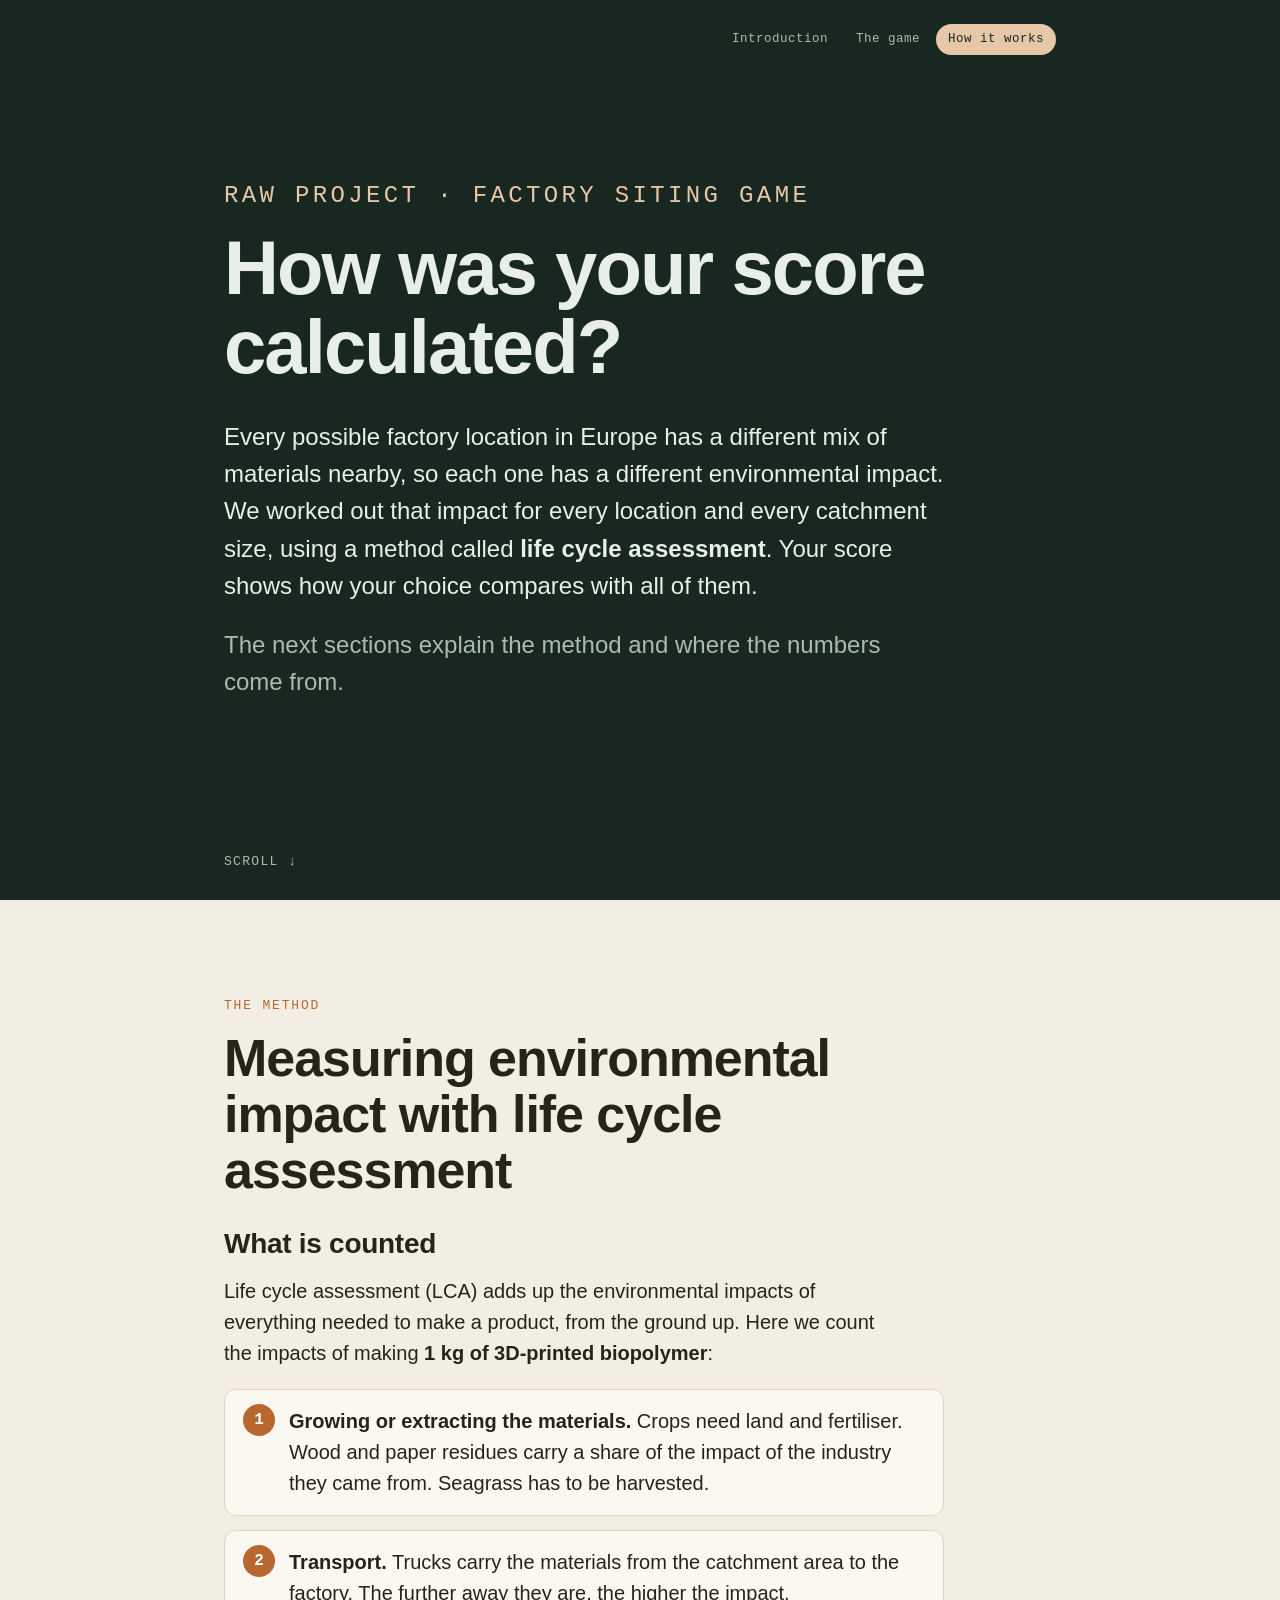
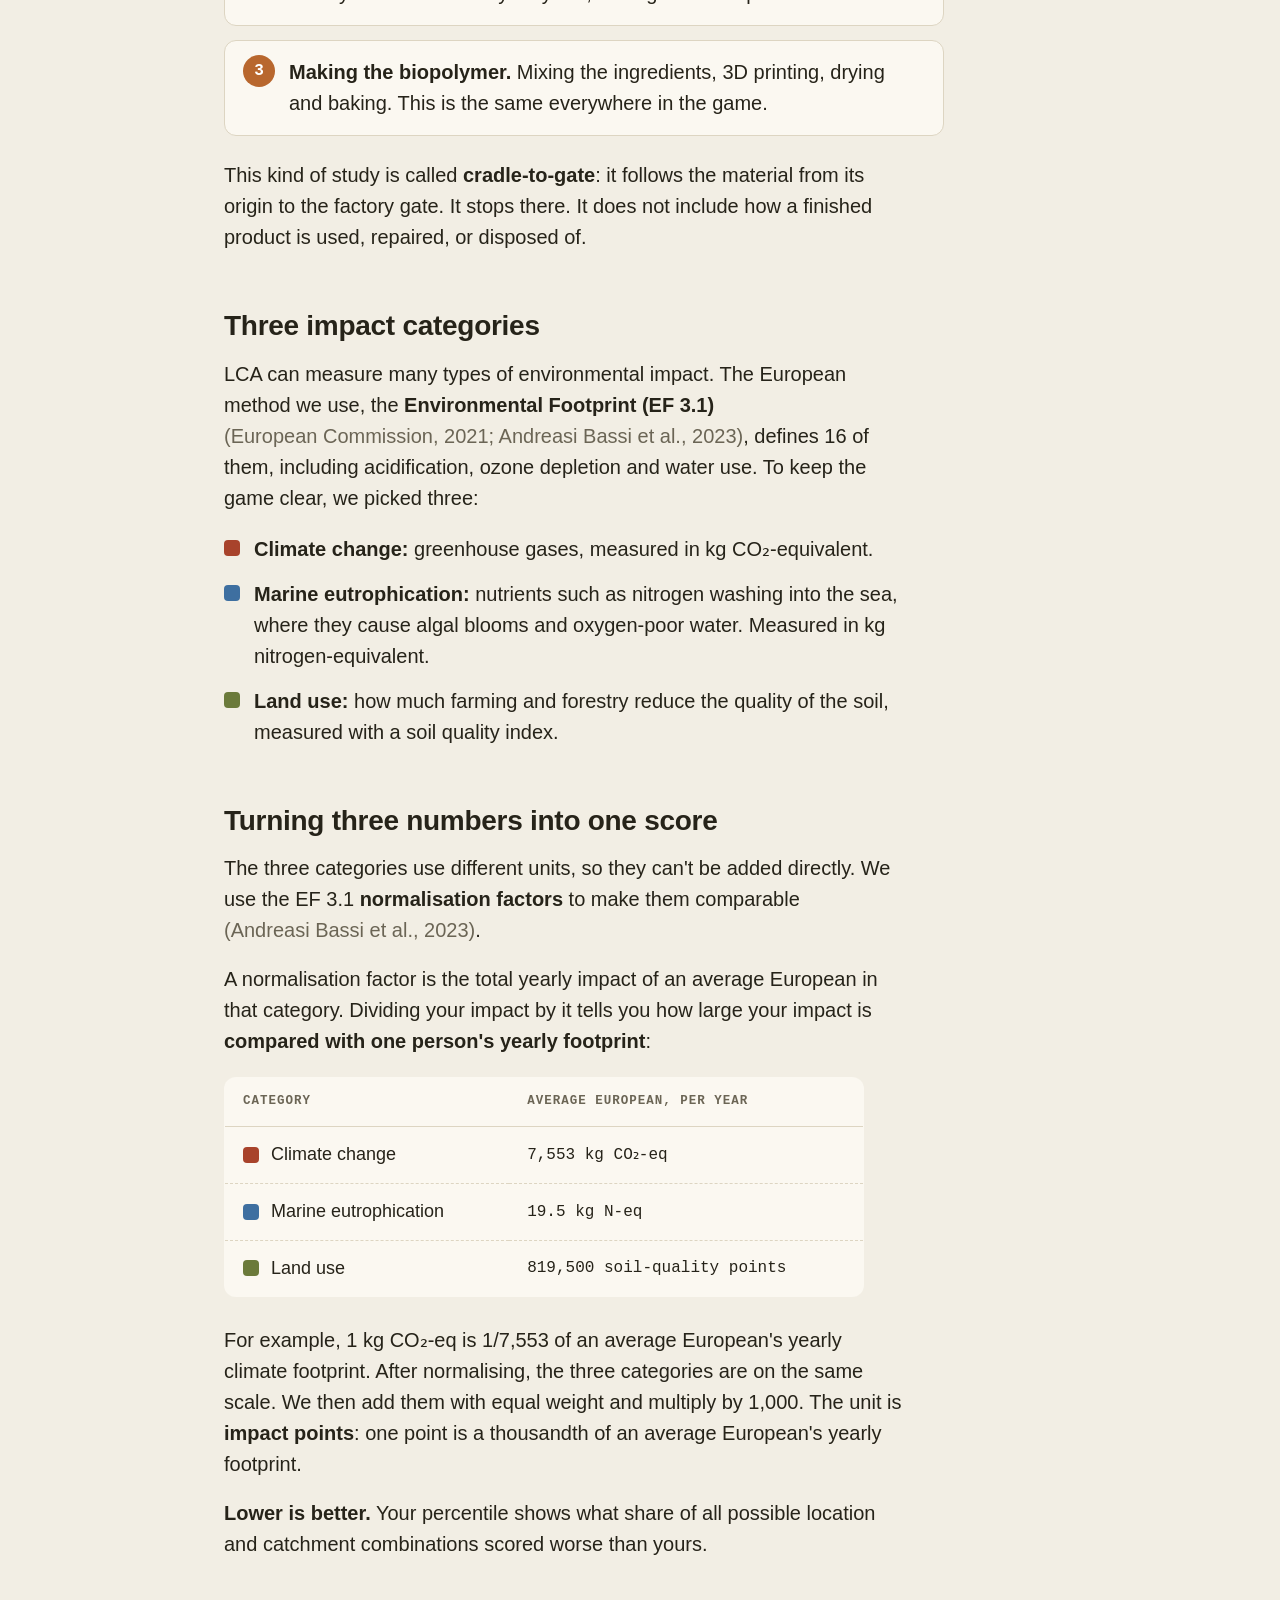
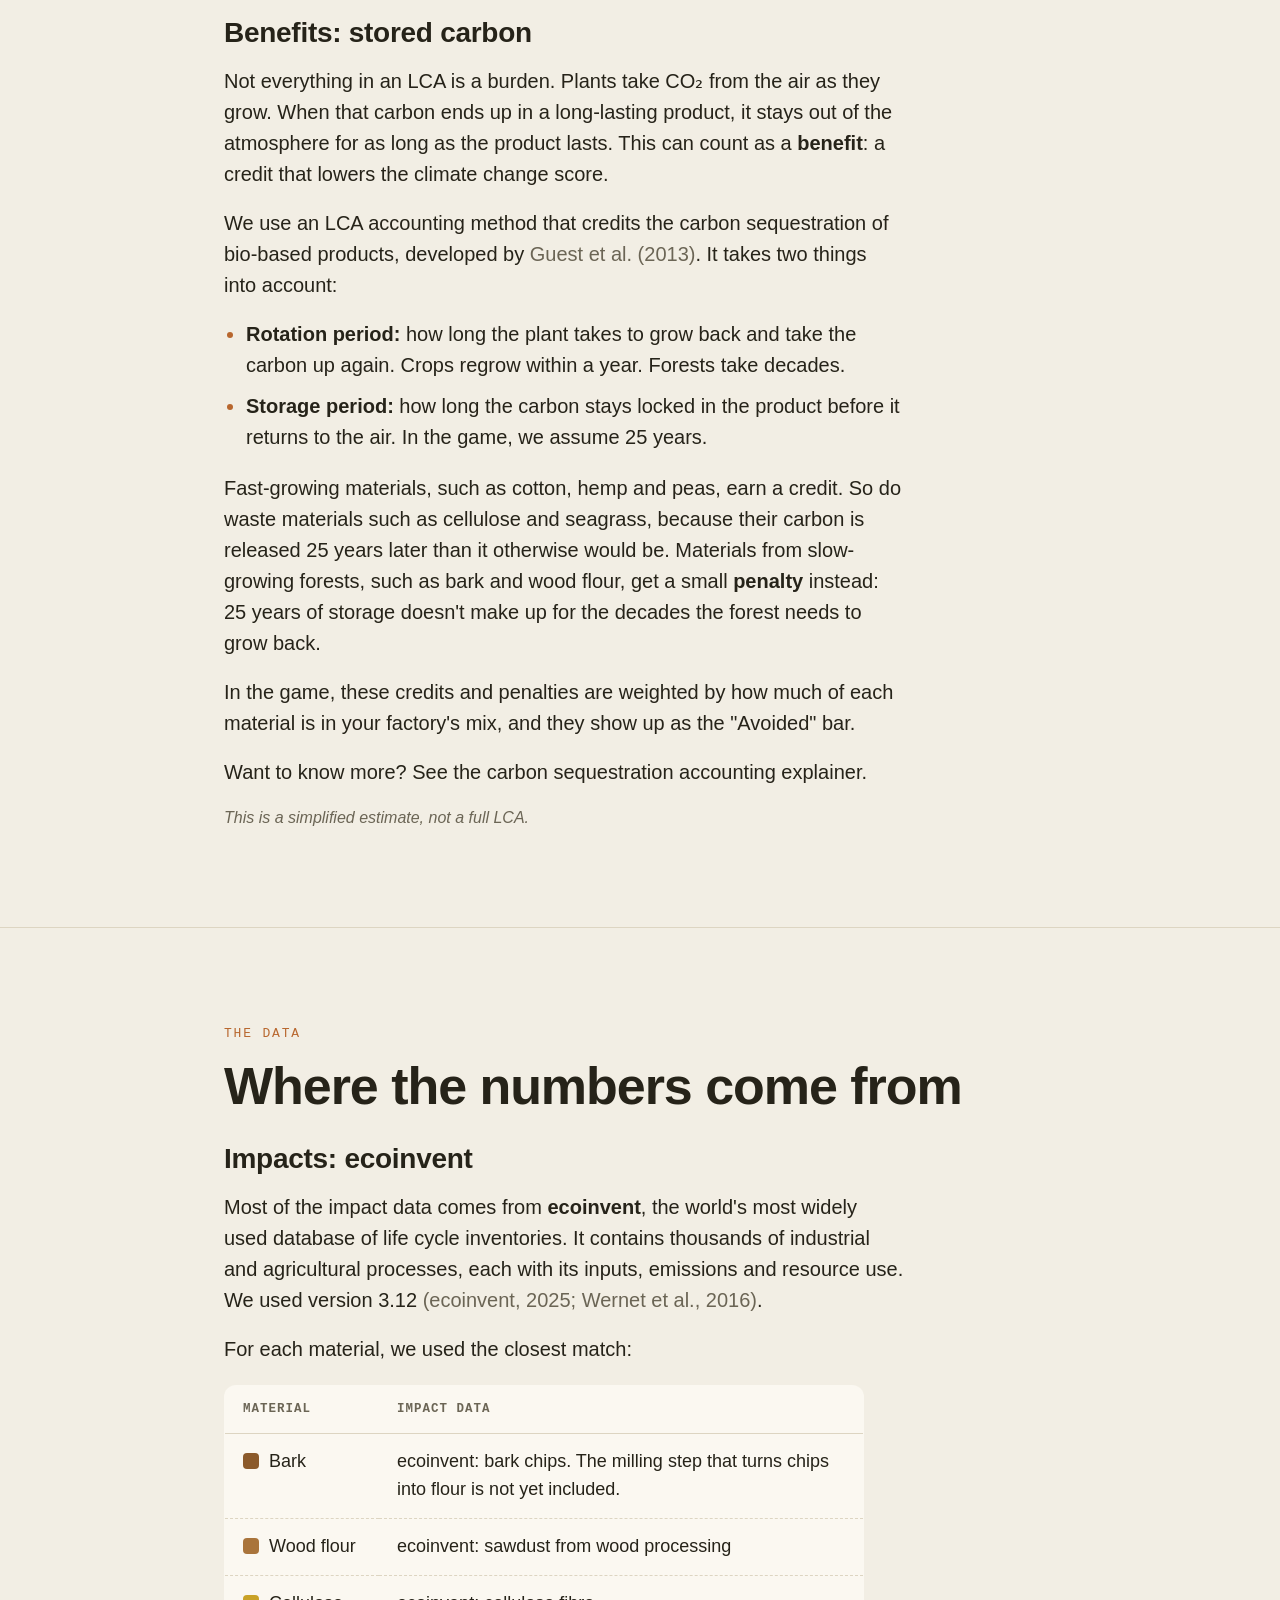
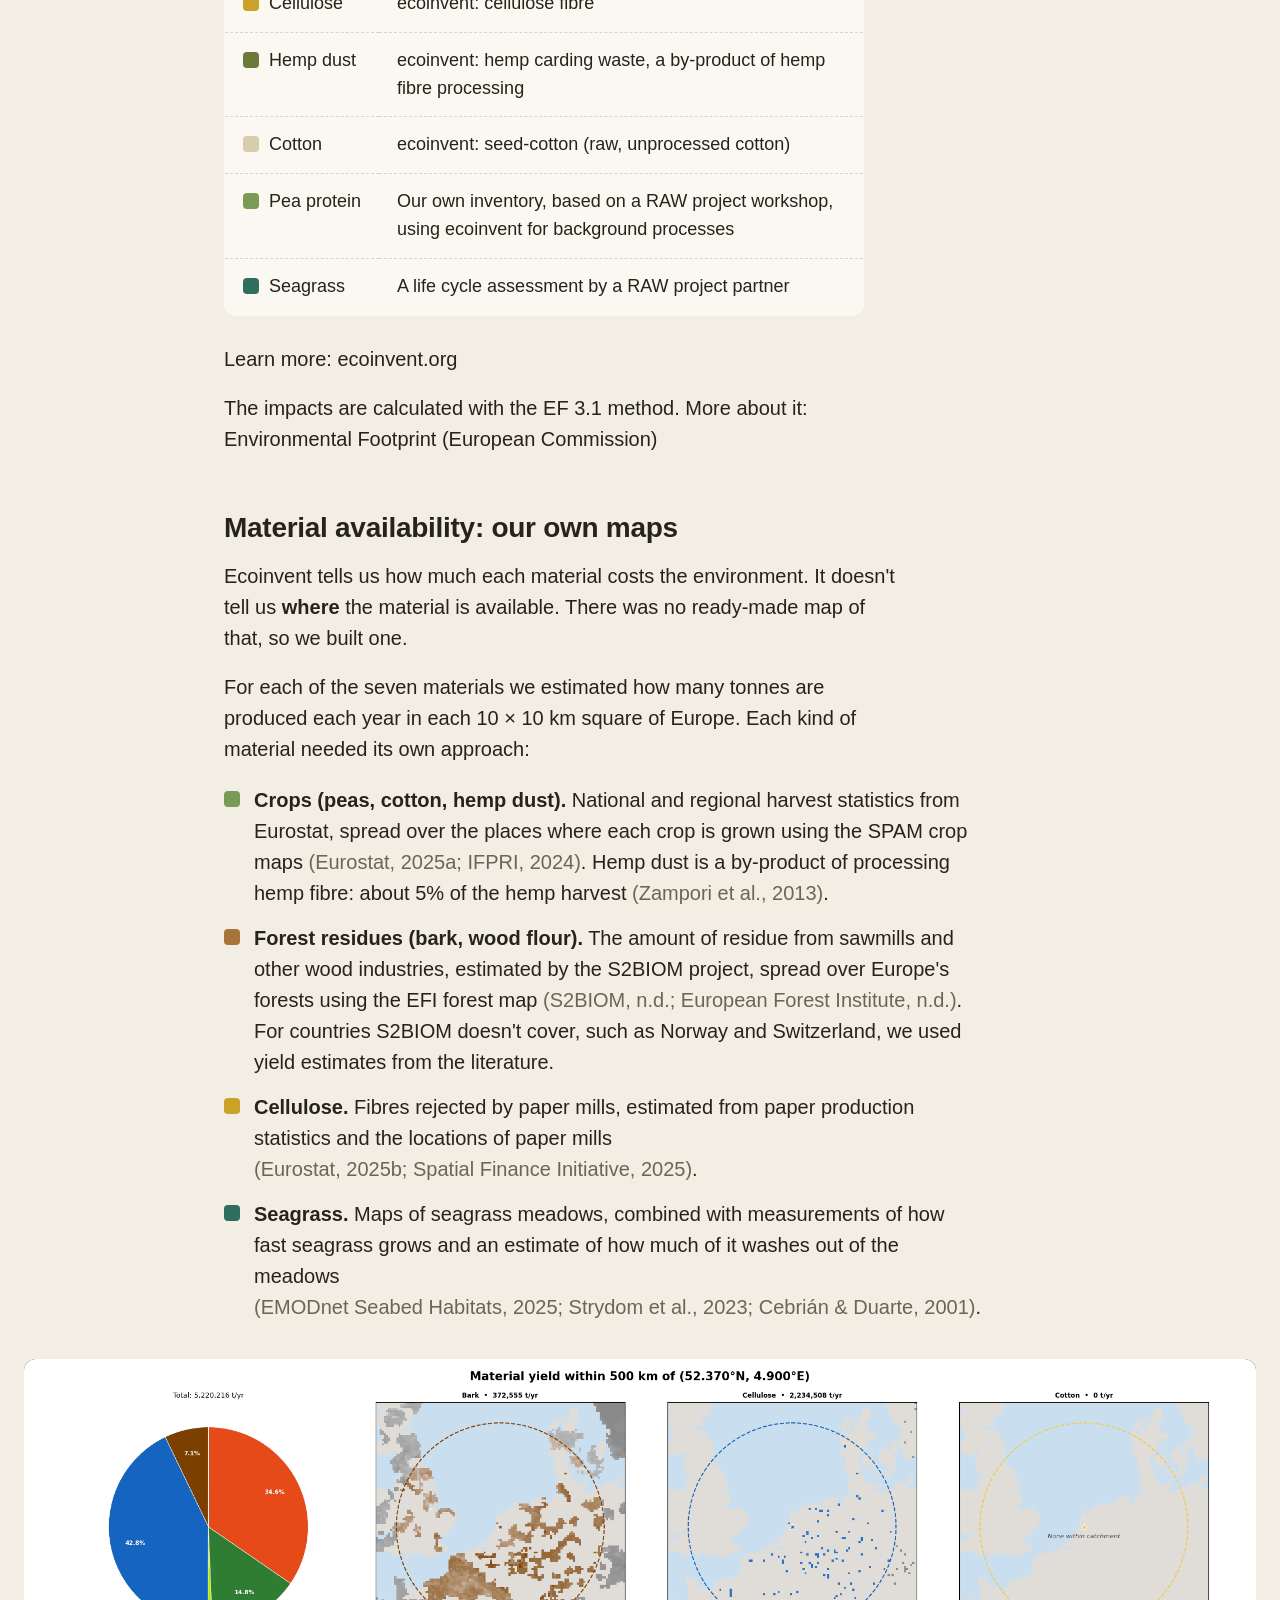
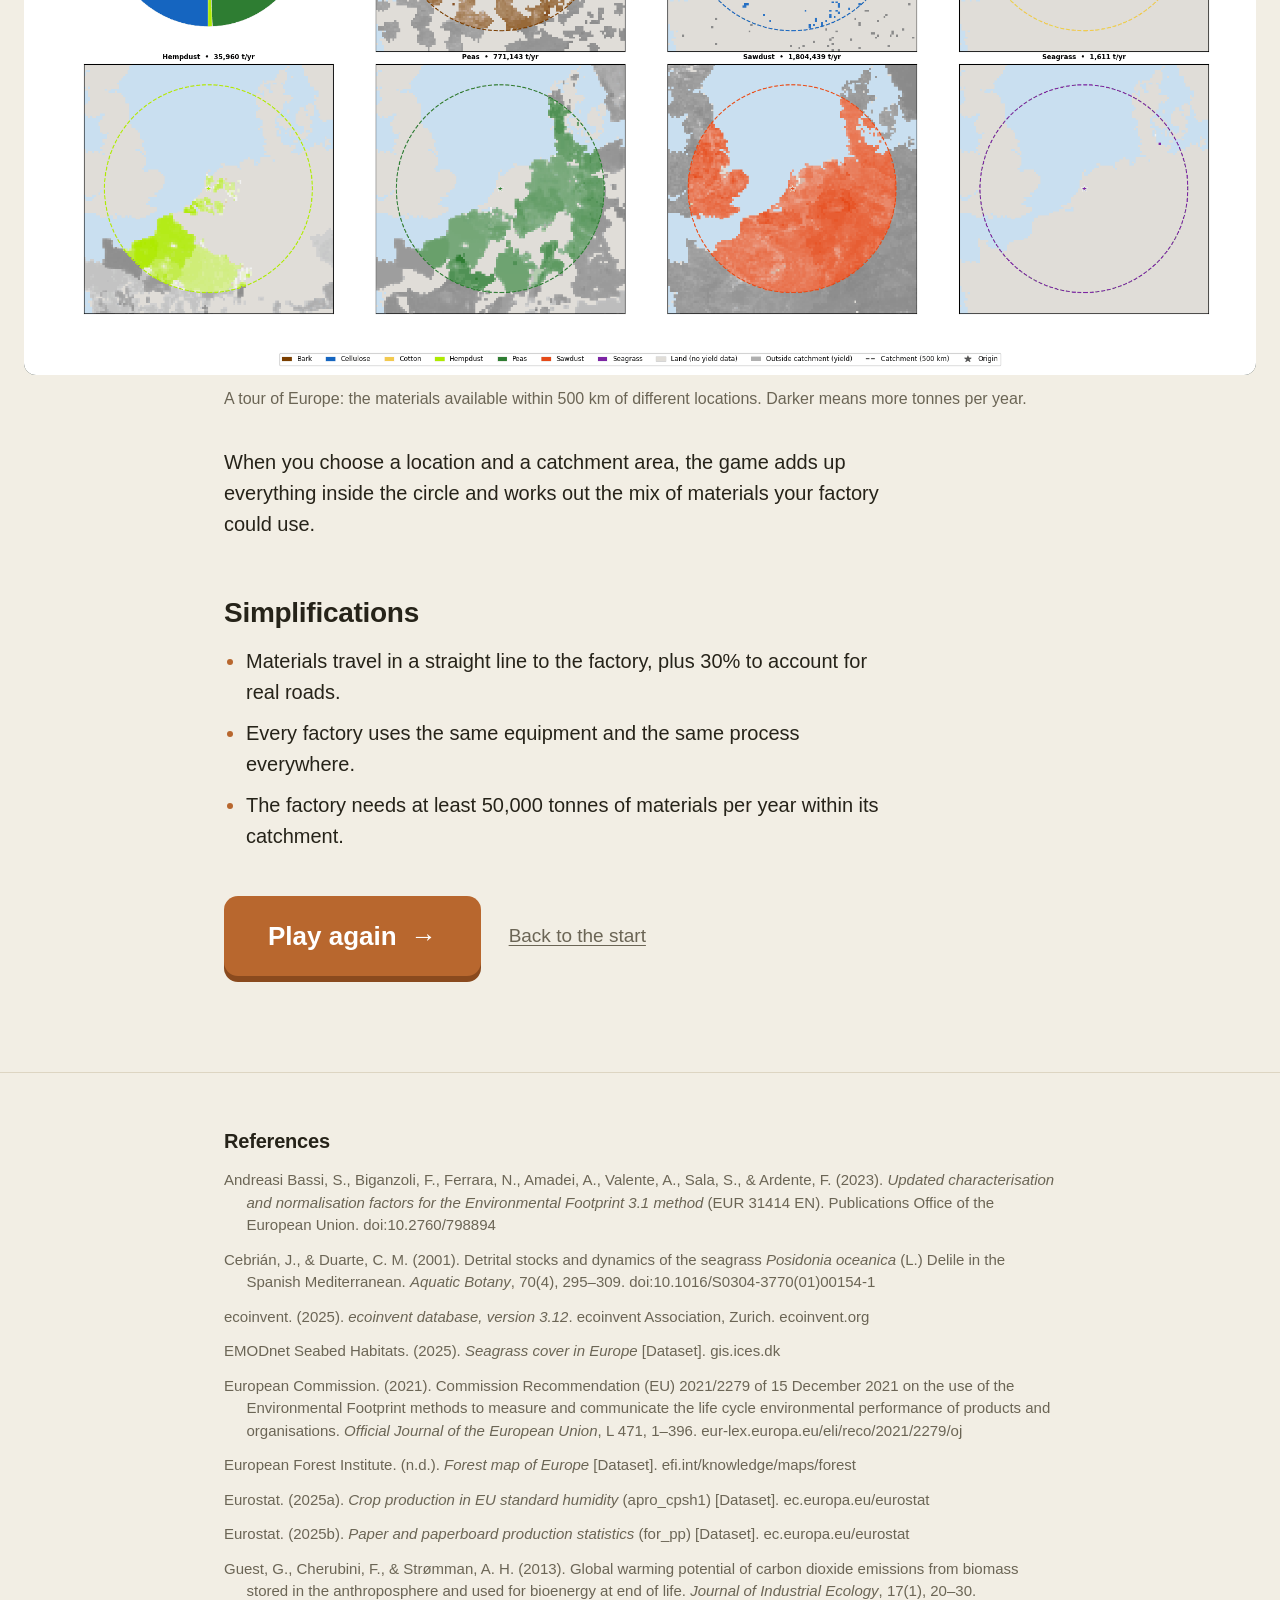
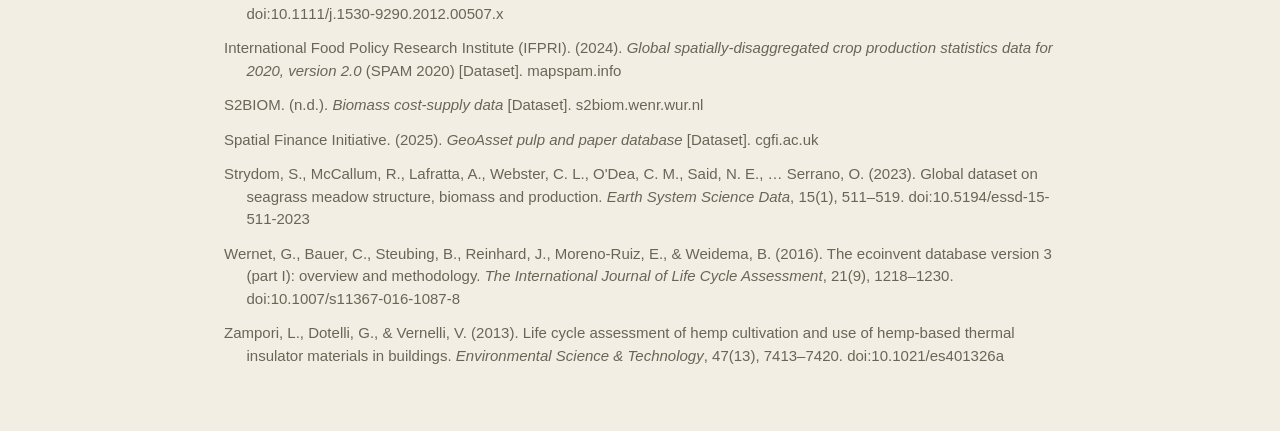
<file: factory-siting/explainer.html>
<!DOCTYPE html>
<html lang="en">
<head>
<meta charset="UTF-8">
<meta name="viewport" content="width=device-width, initial-scale=1.0, viewport-fit=cover">
<title>How the Score Works | Factory Siting Game | Tanya Tsui</title>
<meta name="description" content="How the factory siting game scores your choice: a simplified cradle-to-gate life cycle assessment of 3D-printed biopolymer, three EF 3.1 impact categories normalised into one score, ecoinvent data and our own European material availability maps.">
<link rel="canonical" href="https://tanyatsui.github.io/factory-siting/explainer.html">
<script src="kiosk.js"></script>
<link rel="manifest" href="manifest.webmanifest">
<link rel="icon" href="assets/icon-192.png" type="image/png">
<link rel="apple-touch-icon" href="assets/apple-touch-icon.png">
<meta name="theme-color" content="#182720">
<meta name="mobile-web-app-capable" content="yes">
<meta name="apple-mobile-web-app-capable" content="yes">
<meta name="apple-mobile-web-app-status-bar-style" content="black-translucent">
<meta name="apple-mobile-web-app-title" content="Factory siting">
<link rel="stylesheet" href="pages.css">
</head>
<body>

<!-- ========== 1 · How your score is made ========== -->
<header class="hero">
  <div class="wrap hero-top">
    <a class="home-link" href="../">← Tanya Tsui</a>
    <nav class="page-nav" aria-label="Exhibition pages"><a href="./">Introduction</a><a href="play.html">The game</a><a href="explainer.html" aria-current="page">How it works</a></nav>
  </div>
  <div class="wrap hero-body">
    <div>
      <p class="eyebrow">RAW project · Factory siting game</p>
      <h1>How was your score calculated?</h1>
      <p>Every possible factory location in Europe has a different mix of materials nearby, so each one has a different environmental impact. We worked out that impact for every location and every catchment size, using a method called <strong>life cycle assessment</strong>. Your score shows how your choice compares with all of them.</p>
      <p class="soft">The next sections explain the method and where the numbers come from.</p>
    </div>
  </div>
  <div class="wrap">
    <a class="scroll-cue" href="#method">Scroll <span aria-hidden="true">↓</span></a>
  </div>
</header>

<main>
  <!-- ========== 2 · Environmental impact modelling ========== -->
  <section class="block" id="method">
    <div class="wrap">
      <p class="eyebrow">The method</p>
      <h2>Measuring environmental impact with life cycle assessment</h2>

      <h3>What is counted</h3>
      <p>Life cycle assessment (LCA) adds up the environmental impacts of everything needed to make a product, from the ground up. Here we count the impacts of making <strong>1 kg of 3D-printed biopolymer</strong>:</p>
      <ol class="steps">
        <li><strong>Growing or extracting the materials.</strong> Crops need land and fertiliser. Wood and paper residues carry a share of the impact of the industry they came from. Seagrass has to be harvested.</li>
        <li><strong>Transport.</strong> Trucks carry the materials from the catchment area to the factory. The further away they are, the higher the impact.</li>
        <li><strong>Making the biopolymer.</strong> Mixing the ingredients, 3D printing, drying and baking. This is the same everywhere in the game.</li>
      </ol>
      <p>This kind of study is called <strong>cradle-to-gate</strong>: it follows the material from its origin to the factory gate. It stops there. It does not include how a finished product is used, repaired, or disposed of.</p>

      <h3>Three impact categories</h3>
      <p>LCA can measure many types of environmental impact. The European method we use, the <strong>Environmental Footprint (EF 3.1)</strong> <a class="cite" href="#references">(European Commission, 2021; Andreasi Bassi et al., 2023)</a>, defines 16 of them, including acidification, ozone depletion and water use. To keep the game clear, we picked three:</p>
      <ul class="cat-defs">
        <li><span class="dot" style="background:var(--cat-climate)"></span><span><strong>Climate change:</strong> greenhouse gases, measured in kg CO₂-equivalent.</span></li>
        <li><span class="dot" style="background:var(--cat-eutro)"></span><span><strong>Marine eutrophication:</strong> nutrients such as nitrogen washing into the sea, where they cause algal blooms and oxygen-poor water. Measured in kg nitrogen-equivalent.</span></li>
        <li><span class="dot" style="background:var(--cat-land)"></span><span><strong>Land use:</strong> how much farming and forestry reduce the quality of the soil, measured with a soil quality index.</span></li>
      </ul>

      <h3>Turning three numbers into one score</h3>
      <p>The three categories use different units, so they can't be added directly. We use the EF 3.1 <strong>normalisation factors</strong> to make them comparable <a class="cite" href="#references">(Andreasi Bassi et al., 2023)</a>.</p>
      <p>A normalisation factor is the total yearly impact of an average European in that category. Dividing your impact by it tells you how large your impact is <strong>compared with one person's yearly footprint</strong>:</p>
      <table class="norm-table">
        <thead><tr><th>Category</th><th>Average European, per year</th></tr></thead>
        <tbody>
          <tr><td><span class="dot" style="background:var(--cat-climate)"></span>Climate change</td><td class="num">7,553 kg CO₂-eq</td></tr>
          <tr><td><span class="dot" style="background:var(--cat-eutro)"></span>Marine eutrophication</td><td class="num">19.5 kg N-eq</td></tr>
          <tr><td><span class="dot" style="background:var(--cat-land)"></span>Land use</td><td class="num">819,500 soil-quality points</td></tr>
        </tbody>
      </table>
      <p>For example, 1 kg CO₂-eq is 1/7,553 of an average European's yearly climate footprint. After normalising, the three categories are on the same scale. We then add them with equal weight and multiply by 1,000. The unit is <strong>impact points</strong>: one point is a thousandth of an average European's yearly footprint.</p>
      <p><strong>Lower is better.</strong> Your percentile shows what share of all possible location and catchment combinations scored worse than yours.</p>

      <h3>Benefits: stored carbon</h3>
      <p>Not everything in an LCA is a burden. Plants take CO₂ from the air as they grow. When that carbon ends up in a long-lasting product, it stays out of the atmosphere for as long as the product lasts. This can count as a <strong>benefit</strong>: a credit that lowers the climate change score.</p>
      <p>We use an LCA accounting method that credits the carbon sequestration of bio-based products, developed by <a class="cite" href="#references">Guest et al. (2013)</a>. It takes two things into account:</p>
      <ul class="plain">
        <li><strong>Rotation period:</strong> how long the plant takes to grow back and take the carbon up again. Crops regrow within a year. Forests take decades.</li>
        <li><strong>Storage period:</strong> how long the carbon stays locked in the product before it returns to the air. In the game, we assume 25 years.</li>
      </ul>
      <p>Fast-growing materials, such as cotton, hemp and peas, earn a credit. So do waste materials such as cellulose and seagrass, because their carbon is released 25 years later than it otherwise would be. Materials from slow-growing forests, such as bark and wood flour, get a small <strong>penalty</strong> instead: 25 years of storage doesn't make up for the decades the forest needs to grow back.</p>
      <p>In the game, these credits and penalties are weighted by how much of each material is in your factory's mix, and they show up as the "Avoided" bar.</p>
      <p>Want to know more? See the <a href="https://tanyatsui.github.io/carbon-sequestration-explainer/" target="_blank" rel="noopener">carbon sequestration accounting explainer</a>.</p>
      <p class="note">This is a simplified estimate, not a full LCA.</p>
    </div>
  </section>

  <!-- ========== 3 · Where the data comes from ========== -->
  <section class="block" id="data">
    <div class="wrap">
      <p class="eyebrow">The data</p>
      <h2>Where the numbers come from</h2>

      <h3>Impacts: ecoinvent</h3>
      <p>Most of the impact data comes from <strong>ecoinvent</strong>, the world's most widely used database of life cycle inventories. It contains thousands of industrial and agricultural processes, each with its inputs, emissions and resource use. We used version 3.12 <a class="cite" href="#references">(ecoinvent, 2025; Wernet et al., 2016)</a>.</p>
      <p>For each material, we used the closest match:</p>
      <table class="norm-table src-table">
        <thead><tr><th>Material</th><th>Impact data</th></tr></thead>
        <tbody>
          <tr><td><span class="dot" style="background:var(--bark)"></span>Bark</td><td>ecoinvent: bark chips. The milling step that turns chips into flour is not yet included.</td></tr>
          <tr><td><span class="dot" style="background:var(--sawdust)"></span>Wood flour</td><td>ecoinvent: sawdust from wood processing</td></tr>
          <tr><td><span class="dot" style="background:var(--cellulose)"></span>Cellulose</td><td>ecoinvent: cellulose fibre</td></tr>
          <tr><td><span class="dot" style="background:var(--hempdust)"></span>Hemp dust</td><td>ecoinvent: hemp carding waste, a by-product of hemp fibre processing</td></tr>
          <tr><td><span class="dot" style="background:var(--cotton)"></span>Cotton</td><td>ecoinvent: seed-cotton (raw, unprocessed cotton)</td></tr>
          <tr><td><span class="dot" style="background:var(--peas)"></span>Pea protein</td><td>Our own inventory, based on a RAW project workshop, using ecoinvent for background processes</td></tr>
          <tr><td><span class="dot" style="background:var(--seagrass)"></span>Seagrass</td><td>A life cycle assessment by a RAW project partner</td></tr>
        </tbody>
      </table>
      <p>Learn more: <a href="https://ecoinvent.org" target="_blank" rel="noopener">ecoinvent.org</a></p>
      <p>The impacts are calculated with the EF 3.1 method. More about it: <a href="https://eplca.jrc.ec.europa.eu/EnvironmentalFootprint.html" target="_blank" rel="noopener">Environmental Footprint (European Commission)</a></p>

      <h3>Material availability: our own maps</h3>
      <p>Ecoinvent tells us how much each material costs the environment. It doesn't tell us <strong>where</strong> the material is available. There was no ready-made map of that, so we built one.</p>
      <p>For each of the seven materials we estimated how many tonnes are produced each year in each 10 × 10 km square of Europe. Each kind of material needed its own approach:</p>
      <ul class="cat-defs">
        <li><span class="dot" style="background:var(--peas)"></span><span><strong>Crops (peas, cotton, hemp dust).</strong> National and regional harvest statistics from Eurostat, spread over the places where each crop is grown using the SPAM crop maps <a class="cite" href="#references">(Eurostat, 2025a; IFPRI, 2024)</a>. Hemp dust is a by-product of processing hemp fibre: about 5% of the hemp harvest <a class="cite" href="#references">(Zampori et al., 2013)</a>.</span></li>
        <li><span class="dot" style="background:var(--sawdust)"></span><span><strong>Forest residues (bark, wood flour).</strong> The amount of residue from sawmills and other wood industries, estimated by the S2BIOM project, spread over Europe's forests using the EFI forest map <a class="cite" href="#references">(S2BIOM, n.d.; European Forest Institute, n.d.)</a>. For countries S2BIOM doesn't cover, such as Norway and Switzerland, we used yield estimates from the literature.</span></li>
        <li><span class="dot" style="background:var(--cellulose)"></span><span><strong>Cellulose.</strong> Fibres rejected by paper mills, estimated from paper production statistics and the locations of paper mills <a class="cite" href="#references">(Eurostat, 2025b; Spatial Finance Initiative, 2025)</a>.</span></li>
        <li><span class="dot" style="background:var(--seagrass)"></span><span><strong>Seagrass.</strong> Maps of seagrass meadows, combined with measurements of how fast seagrass grows and an estimate of how much of it washes out of the meadows <a class="cite" href="#references">(EMODnet Seabed Habitats, 2025; Strydom et al., 2023; Cebrián &amp; Duarte, 2001)</a>.</span></li>
      </ul>

      <figure class="tour">
        <!-- assets/europe_tour.gif; if it fails to load, the placeholder box shows instead. -->
        <a href="assets/europe_tour.gif" target="_blank" rel="noopener" title="Open full size"><img src="assets/europe_tour.gif" width="2200" height="1100" loading="lazy" alt="Animated maps of Europe showing, for several locations, how much of each of the seven materials is available within 500 km" onerror="this.closest('figure').classList.add('missing'); this.remove();"></a>
        <div class="tour-placeholder" aria-hidden="true">Animation coming soon</div>
        <figcaption>A tour of Europe: the materials available within 500 km of different locations. Darker means more tonnes per year.</figcaption>
      </figure>

      <p>When you choose a location and a catchment area, the game adds up everything inside the circle and works out the mix of materials your factory could use.</p>

      <h3>Simplifications</h3>
      <ul class="plain">
        <li>Materials travel in a straight line to the factory, plus 30% to account for real roads.</li>
        <li>Every factory uses the same equipment and the same process everywhere.</li>
        <li>The factory needs at least 50,000 tonnes of materials per year within its catchment.</li>
      </ul>

      <div class="start-row row">
        <a class="start" href="play.html">Play again <span aria-hidden="true">→</span></a>
        <a class="text-link" href="index.html">Back to the start</a>
      </div>
    </div>
  </section>

  <!-- ========== References ========== -->
  <section class="block refs" id="references">
    <div class="wrap">
      <h3>References</h3>
      <ul class="ref-list">
        <li>Andreasi Bassi, S., Biganzoli, F., Ferrara, N., Amadei, A., Valente, A., Sala, S., &amp; Ardente, F. (2023). <em>Updated characterisation and normalisation factors for the Environmental Footprint 3.1 method</em> (EUR 31414 EN). Publications Office of the European Union. <a href="https://doi.org/10.2760/798894" target="_blank" rel="noopener">doi:10.2760/798894</a></li>
        <li>Cebrián, J., &amp; Duarte, C. M. (2001). Detrital stocks and dynamics of the seagrass <em>Posidonia oceanica</em> (L.) Delile in the Spanish Mediterranean. <em>Aquatic Botany</em>, 70(4), 295–309. <a href="https://doi.org/10.1016/S0304-3770(01)00154-1" target="_blank" rel="noopener">doi:10.1016/S0304-3770(01)00154-1</a></li>
        <li>ecoinvent. (2025). <em>ecoinvent database, version 3.12</em>. ecoinvent Association, Zurich. <a href="https://ecoinvent.org" target="_blank" rel="noopener">ecoinvent.org</a></li>
        <li>EMODnet Seabed Habitats. (2025). <em>Seagrass cover in Europe</em> [Dataset]. <a href="https://gis.ices.dk/geonetwork/srv/api/records/39746d9c-4220-425c-bc26-7cb3056c36a5" target="_blank" rel="noopener">gis.ices.dk</a></li>
        <li>European Commission. (2021). Commission Recommendation (EU) 2021/2279 of 15 December 2021 on the use of the Environmental Footprint methods to measure and communicate the life cycle environmental performance of products and organisations. <em>Official Journal of the European Union</em>, L 471, 1–396. <a href="https://eur-lex.europa.eu/eli/reco/2021/2279/oj" target="_blank" rel="noopener">eur-lex.europa.eu/eli/reco/2021/2279/oj</a></li>
        <li>European Forest Institute. (n.d.). <em>Forest map of Europe</em> [Dataset]. <a href="https://efi.int/knowledge/maps/forest" target="_blank" rel="noopener">efi.int/knowledge/maps/forest</a></li>
        <li>Eurostat. (2025a). <em>Crop production in EU standard humidity</em> (apro_cpsh1) [Dataset]. <a href="https://ec.europa.eu/eurostat/databrowser/view/apro_cpsh1/default/table" target="_blank" rel="noopener">ec.europa.eu/eurostat</a></li>
        <li>Eurostat. (2025b). <em>Paper and paperboard production statistics</em> (for_pp) [Dataset]. <a href="https://ec.europa.eu/eurostat/databrowser/view/for_pp/default/table" target="_blank" rel="noopener">ec.europa.eu/eurostat</a></li>
        <li>Guest, G., Cherubini, F., &amp; Strømman, A. H. (2013). Global warming potential of carbon dioxide emissions from biomass stored in the anthroposphere and used for bioenergy at end of life. <em>Journal of Industrial Ecology</em>, 17(1), 20–30. <a href="https://doi.org/10.1111/j.1530-9290.2012.00507.x" target="_blank" rel="noopener">doi:10.1111/j.1530-9290.2012.00507.x</a></li>
        <li>International Food Policy Research Institute (IFPRI). (2024). <em>Global spatially-disaggregated crop production statistics data for 2020, version 2.0</em> (SPAM 2020) [Dataset]. <a href="https://www.mapspam.info/data/" target="_blank" rel="noopener">mapspam.info</a></li>
        <li>S2BIOM. (n.d.). <em>Biomass cost-supply data</em> [Dataset]. <a href="https://s2biom.wenr.wur.nl/web/guest/data-downloads" target="_blank" rel="noopener">s2biom.wenr.wur.nl</a></li>
        <li>Spatial Finance Initiative. (2025). <em>GeoAsset pulp and paper database</em> [Dataset]. <a href="https://cgfi.ac.uk/spatial-finance-initiative/geoasset-project/pulp-and-paper-database/" target="_blank" rel="noopener">cgfi.ac.uk</a></li>
        <li>Strydom, S., McCallum, R., Lafratta, A., Webster, C. L., O'Dea, C. M., Said, N. E., … Serrano, O. (2023). Global dataset on seagrass meadow structure, biomass and production. <em>Earth System Science Data</em>, 15(1), 511–519. <a href="https://doi.org/10.5194/essd-15-511-2023" target="_blank" rel="noopener">doi:10.5194/essd-15-511-2023</a></li>
        <li>Wernet, G., Bauer, C., Steubing, B., Reinhard, J., Moreno-Ruiz, E., &amp; Weidema, B. (2016). The ecoinvent database version 3 (part I): overview and methodology. <em>The International Journal of Life Cycle Assessment</em>, 21(9), 1218–1230. <a href="https://doi.org/10.1007/s11367-016-1087-8" target="_blank" rel="noopener">doi:10.1007/s11367-016-1087-8</a></li>
        <li>Zampori, L., Dotelli, G., &amp; Vernelli, V. (2013). Life cycle assessment of hemp cultivation and use of hemp-based thermal insulator materials in buildings. <em>Environmental Science &amp; Technology</em>, 47(13), 7413–7420. <a href="https://doi.org/10.1021/es401326a" target="_blank" rel="noopener">doi:10.1021/es401326a</a></li>
      </ul>
    </div>
  </section>
</main>

<footer>
  <div class="wrap">RAW project · <a href="../">Tanya Tsui</a></div>
</footer>

<!-- Review mode (?review): highlights passages that still need fixing. -->
<aside class="review-panel" id="reviewPanel" hidden>
  <button type="button" class="review-toggle" id="reviewToggle" aria-expanded="true">Review: fixes</button>
  <ol id="reviewList"></ol>
</aside>
<script>
// One-line description of each open fix. Passages are marked with data-fix="n"
// in the HTML above; delete the marker (and the entry here) once a fix is resolved.
// Full details: content/explainer.md, "Fixes needed".
const FIXES = {
};

if (new URLSearchParams(location.search).has('review')) {
  document.body.classList.add('review');
  const panel = document.getElementById('reviewPanel');
  const list = document.getElementById('reviewList');
  document.querySelectorAll('[data-fix]').forEach(el => {
    const n = el.dataset.fix;
    el.id = 'fix-' + n;
    el.title = 'FIX ' + n + ': ' + (FIXES[n] || '');
  });
  Object.entries(FIXES).forEach(([n, text]) => {
    const li = document.createElement('li');
    const a = document.createElement('a');
    a.href = '#fix-' + n;
    a.innerHTML = '<b>FIX ' + n + '</b> ';
    a.appendChild(document.createTextNode(text));
    li.appendChild(a);
    list.appendChild(li);
  });
  const nFix = Object.keys(FIXES).length;
  document.getElementById('reviewToggle').textContent = nFix ? 'Review: ' + nFix + ' fix' + (nFix === 1 ? '' : 'es') : 'Review: no open fixes';
  document.getElementById('reviewToggle').addEventListener('click', e => {
    const open = panel.classList.toggle('collapsed') === false;
    e.currentTarget.setAttribute('aria-expanded', open);
  });
  panel.hidden = false;
}
</script>
</body>
</html>
</file>
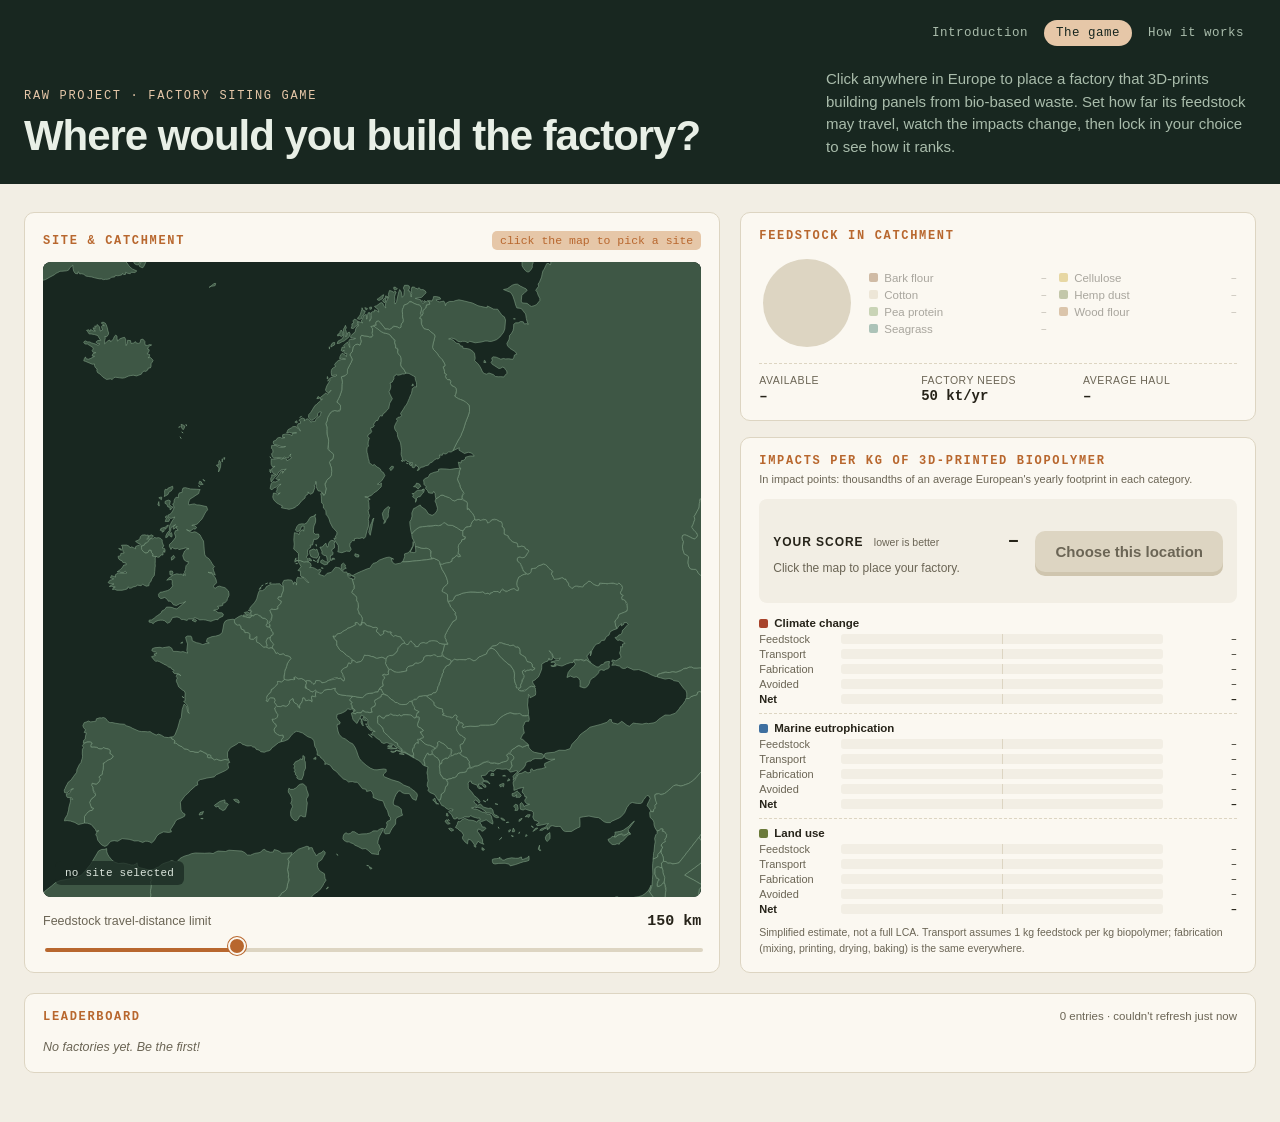
<file: factory-siting/play.html>
<!DOCTYPE html>
<html lang="en">
<head>
<meta charset="UTF-8">
<meta name="viewport" content="width=device-width, initial-scale=1.0, viewport-fit=cover">
<title>Factory Siting Game | RAW Project | Tanya Tsui</title>
<meta name="description" content="Interactive map of Europe: site a 3D-printing factory for bio-based construction products, set how far feedstock may travel, and see how your choice ranks against every possible location on its feedstock, transport and fabrication impacts. Built by Tanya Tsui for the RAW project.">
<link rel="canonical" href="https://tanyatsui.github.io/factory-siting/play.html">
<script src="kiosk.js"></script>
<link rel="manifest" href="manifest.webmanifest">
<link rel="icon" href="assets/icon-192.png" type="image/png">
<link rel="apple-touch-icon" href="assets/apple-touch-icon.png">
<meta name="theme-color" content="#182720">
<meta name="mobile-web-app-capable" content="yes">
<meta name="apple-mobile-web-app-capable" content="yes">
<meta name="apple-mobile-web-app-status-bar-style" content="black-translucent">
<meta name="apple-mobile-web-app-title" content="Factory siting">
<style>
  :root{
    --paper:#F2EEE4;
    --card:#FBF8F1;
    --ink:#262319;
    --ink-soft:#6B6555;
    --map-bg:#182720;
    --map-land:#3E5745;
    --map-stroke:#7FA085;
    --map-text:#E8EFE6;
    --map-text-soft:#A9BCAB;
    --accent:#B8672E;
    --accent-soft:#E6C7A8;
    --water:#3A7D7A;
    --line:#DDD5C2;
    --danger:#A8432B;
    --good:#2F6E5E;
    --mono: ui-monospace, "SF Mono", "Cascadia Code", "JetBrains Mono", Consolas, monospace;
    --sans: "Inter", -apple-system, "Segoe UI", Roboto, Helvetica, Arial, sans-serif;
  }
  *{box-sizing:border-box;}
  html,body{margin:0;padding:0;}
  body{
    background:var(--paper);
    color:var(--ink);
    font-family:var(--sans);
    -webkit-font-smoothing:antialiased;
  }
  .app{
    max-width:1320px;
    margin:0 auto;
    padding:28px 24px 48px;
  }
  /* ---------- header: same dark band as the welcome page and explainer ---------- */
  .hero{ background:var(--map-bg); color:var(--map-text); }
  .hero-inner{ max-width:1320px; margin:0 auto; padding:max(20px, env(safe-area-inset-top)) 24px 26px; }
  .hero-top{ display:flex; justify-content:space-between; align-items:center; gap:10px 16px; flex-wrap:wrap; }
  .home-link{ font-family:var(--mono); font-size:12px; letter-spacing:.04em; color:var(--map-text-soft); text-decoration:none; }
  .home-link:hover{ color:var(--accent-soft); }
  .page-nav{ display:flex; flex-wrap:wrap; gap:4px; font-family:var(--mono); font-size:12.5px; letter-spacing:.04em; }
  .page-nav a{ color:var(--map-text-soft); text-decoration:none; padding:6px 12px; border-radius:20px; }
  .page-nav a:hover{ color:var(--map-text); background:rgba(255,255,255,.08); }
  .page-nav a[aria-current="page"]{ color:var(--map-bg); background:var(--accent-soft); }
  .hero-main{ display:flex; justify-content:space-between; align-items:flex-end; gap:16px 40px; margin-top:22px; }
  .eyebrow{
    font-family:var(--mono);
    font-size:12px;
    letter-spacing:.14em;
    text-transform:uppercase;
    color:var(--accent);
    margin:0 0 10px;
  }
  .hero .eyebrow{ color:var(--accent-soft); }
  .hero h1{
    font-size:clamp(28px, 3.4vw, 42px);
    line-height:1.08;
    letter-spacing:-.025em;
    font-weight:700;
    margin:0;
  }
  .hero .sub{
    font-size:15px;
    line-height:1.5;
    color:var(--map-text-soft);
    max-width:430px;
    margin:0;
  }
  @media (max-width:820px){
    .hero-main{ flex-direction:column; align-items:flex-start; }
  }
  @media (max-width:640px){
    .app{padding:20px 16px 40px;}
    .hero-inner{ padding:max(16px, env(safe-area-inset-top)) 16px 22px; }
    .page-nav{ font-size:11.5px; margin-left:-10px; }
    .page-nav a{ padding:5px 10px; }
  }
  footer{ padding:28px 0 40px; font-family:var(--mono); font-size:12px; color:var(--ink-soft); border-top:1px solid var(--line); }
  footer .footer-inner{ max-width:1320px; margin:0 auto; padding:0 24px; }
  footer a{ color:inherit; }
  .layout{
    display:grid;
    grid-template-columns:1.35fr 1fr;
    gap:20px;
    align-items:start;
  }
  @media (max-width:920px){
    .layout{grid-template-columns:1fr;}
  }
  .panel{
    background:var(--card);
    border:1px solid var(--line);
    border-radius:10px;
  }
  .map-panel{ padding:18px 18px 16px; }
  .map-head{
    display:flex;
    justify-content:space-between;
    align-items:center;
    margin-bottom:12px;
    gap:10px;
  }
  .map-head h2, .card h2{
    font-family:var(--mono);
    font-size:12px;
    text-transform:uppercase;
    letter-spacing:.14em;
    font-weight:600;
    margin:0;
    color:var(--accent);
  }
  .card h2{ margin:0 0 12px; }
  .coord-readout{
    font-family:var(--mono);
    font-size:11.5px;
    color:var(--accent);
    background:var(--accent-soft);
    padding:3px 8px;
    border-radius:5px;
    white-space:nowrap;
  }
  .map-wrap{
    position:relative;
    border-radius:8px;
    overflow:hidden;
    background:var(--map-bg);
    aspect-ratio: 421 / 404;
    cursor:crosshair;
  }
  .map-wrap svg{ display:block; width:100%; height:100%; }
  @media (min-width:921px){
    /* map fills whatever height the right-hand column needs */
    .layout{ align-items:stretch; }
    .map-panel{ display:flex; flex-direction:column; }
    .map-wrap{ flex:1 1 auto; aspect-ratio:auto; min-height:380px; }
    .map-wrap svg{ position:absolute; inset:0; }
  }
  .hint-badge{
    position:absolute;
    left:12px;
    bottom:12px;
    font-family:var(--mono);
    font-size:11px;
    color:#DCE6DD;
    background:rgba(24,39,32,.72);
    padding:6px 10px;
    border-radius:6px;
    pointer-events:none;
    letter-spacing:.02em;
  }
  .slider-row{ margin-top:16px; }
  .slider-label{
    display:flex;
    justify-content:space-between;
    align-items:baseline;
    font-size:12.5px;
    color:var(--ink-soft);
    margin-bottom:8px;
  }
  .slider-label b{
    font-family:var(--mono);
    color:var(--ink);
    font-size:15px;
    font-weight:600;
  }
  input[type=range]{
    -webkit-appearance:none;
    appearance:none;
    width:100%;
    height:4px;
    border-radius:3px;
    background:linear-gradient(to right, var(--accent) 0%, var(--accent) var(--fill,50%), var(--line) var(--fill,50%), var(--line) 100%);
    outline:none;
  }
  input[type=range]::-webkit-slider-thumb{
    -webkit-appearance:none;
    width:18px;height:18px;border-radius:50%;
    background:var(--accent);
    border:2px solid var(--card);
    box-shadow:0 0 0 1px var(--accent);
    cursor:pointer;
    margin-top:-7px;
  }
  input[type=range]::-moz-range-thumb{
    width:18px;height:18px;border-radius:50%;
    background:var(--accent);
    border:2px solid var(--card);
    box-shadow:0 0 0 1px var(--accent);
    cursor:pointer;
  }
  input[type=range]::-moz-range-track{ height:4px;border-radius:3px;background:var(--line); }

  /* ---------- score + choose bar ---------- */
  .choose-bar{
    display:flex;
    align-items:center;
    gap:16px;
    padding:12px 14px;
    margin-bottom:14px;
    background:var(--paper);
    border-radius:8px;
  }
  .live-score{ flex:1; min-width:0; height:80px; overflow:hidden; display:flex; flex-direction:column; justify-content:center; font-size:12px; color:var(--ink-soft); line-height:1.45; }
  .score-head{ display:flex; justify-content:space-between; align-items:baseline; margin-bottom:5px; gap:10px; }
  .score-head span{ font-size:12px; text-transform:uppercase; letter-spacing:.08em; font-weight:650; color:var(--ink); }
  .score-head small{ font-size:10.5px; text-transform:none; letter-spacing:0; font-weight:400; color:var(--ink-soft); margin-left:6px; }
  .score-head b{ font-family:var(--mono); color:var(--ink); font-size:20px; }
  .score-bar{ display:flex; height:10px; border-radius:3px; overflow:hidden; background:var(--line); }
  .score-seg + .score-seg{ border-left:2px solid var(--paper); }
  .score-sum{ margin-top:5px; font-family:var(--mono); font-size:10.5px; }
  .score-warn{ margin:0; color:var(--danger); }
  .choose-bar .btn{ flex:0 0 auto; }
  @media (max-width:520px){
    .choose-bar{ flex-direction:column; align-items:stretch; }
  }
  .btn{
    font-family:var(--sans);
    font-size:15px;
    font-weight:700;
    padding:12px 20px;
    border-radius:10px;
    border:none;
    background:var(--accent);
    color:#fff;
    cursor:pointer;
    box-shadow:0 4px 0 #8A4A1E;
    transition:transform .08s ease, box-shadow .08s ease, filter .15s;
  }
  .btn:hover{ filter:brightness(1.07); }
  .btn:active{ transform:translateY(3px); box-shadow:0 1px 0 #8A4A1E; }
  .btn:focus-visible{ outline:3px solid var(--ink); outline-offset:3px; }
  .btn:disabled{ background:var(--line); color:var(--ink-soft); box-shadow:0 4px 0 #CFC5AE; cursor:not-allowed; filter:none; transform:none; }
  .btn.ghost{ background:transparent; color:var(--accent); box-shadow:inset 0 0 0 2px var(--accent); }
  .btn.ghost:active{ transform:none; }
  @media (prefers-reduced-motion:reduce){ .btn{ transition:none; } }
  a.btn{ text-decoration:none; display:inline-flex; align-items:center; }
  .modal-actions{ flex-wrap:wrap; }

  .side{ display:flex; flex-direction:column; gap:16px; }
  .card{ padding:16px 18px; }
  .empty-state{
    font-size:12.5px;
    color:var(--ink-soft);
    font-style:italic;
    padding:6px 0 2px;
    margin:0;
  }

  /* ---------- feedstock card ---------- */
  .pie-row{ display:flex; gap:14px; align-items:center; }
  .pie-row svg{flex:0 0 auto;}
  .legend{ flex:1; display:grid; grid-template-columns:1fr 1fr; gap:5px 12px; min-width:0; }
  .legend-item{ display:flex; align-items:center; gap:6px; font-size:11.5px; min-width:0; }
  .legend-item.zero{ opacity:.38; }
  .legend-dot{ width:9px;height:9px;border-radius:2px;flex:0 0 auto; }
  .legend-name{ flex:1; color:var(--ink); overflow:hidden; text-overflow:ellipsis; white-space:nowrap; }
  .legend-val{ font-family:var(--mono); color:var(--ink-soft); font-size:11px; }
  .stat-strip{
    display:grid;
    grid-template-columns:repeat(3,1fr);
    gap:8px;
    margin-top:12px;
    padding-top:10px;
    border-top:1px dashed var(--line);
  }
  .stat .k{ font-size:10.5px; text-transform:uppercase; letter-spacing:.05em; color:var(--ink-soft); }
  .stat .v{ font-family:var(--mono); font-size:14px; font-weight:600; margin-top:2px; white-space:nowrap; }
  .stat.ok .v{ color:var(--good); }
  .stat.short .v{ color:var(--danger); }

  /* ---------- impact bars ---------- */
  .card-sub{ font-size:11px; color:var(--ink-soft); margin:-8px 0 12px; line-height:1.4; }
  .impact-group + .impact-group{ margin-top:8px; padding-top:8px; border-top:1px dashed var(--line); }
  .impact-group h3{
    font-size:11.5px;
    font-weight:650;
    margin:0 0 4px;
    display:flex;
    align-items:center;
    gap:6px;
  }
  .cat-dot{ width:9px; height:9px; border-radius:2px; display:inline-block; }
  .bars{ display:flex; flex-direction:column; gap:3px; }
  .bar-row{
    display:grid;
    grid-template-columns:74px 1fr 66px;
    align-items:center;
    gap:8px;
    font-size:11px;
  }
  .bar-row .lab{color:var(--ink-soft);}
  .bar-row.net .lab{color:var(--ink); font-weight:650;}
  .bar-track{
    position:relative;
    height:10px;
    background:var(--paper);
    border-radius:3px;
    overflow:hidden;
  }
  .bar-track .zero{ position:absolute;left:50%;top:0;bottom:0;width:1px;background:var(--line); }
  .bar-fill{ position:absolute; top:0;bottom:0; border-radius:3px; }
  .bar-val{ font-family:var(--mono); text-align:right; font-size:10.5px; }
  .bar-row.net .bar-val{ font-weight:700; color:var(--ink); }
  .impact-note{
    margin-top:10px;
    font-size:10.5px;
    line-height:1.45;
    color:var(--ink-soft);
  }

  /* ---------- leaderboard ---------- */
  .board{ margin-top:20px; }
  .board-head{ display:flex; justify-content:space-between; align-items:baseline; gap:10px; margin-bottom:10px; }
  .board-head h2{ margin:0; }
  .board-status{ font-size:11.5px; color:var(--ink-soft); }
  .board-table{ width:100%; border-collapse:collapse; font-size:12.5px; }
  .board-table th{
    text-align:left;
    font-size:10.5px;
    text-transform:uppercase;
    letter-spacing:.06em;
    color:var(--ink-soft);
    font-weight:600;
    padding:6px 8px;
    border-bottom:1px solid var(--line);
  }
  .board-table td{ padding:8px; border-bottom:1px solid var(--line); vertical-align:top; }
  .board-table td.num{ font-family:var(--mono); white-space:nowrap; }
  .board-table tr.entry{ cursor:pointer; }
  .board-table tr.entry:hover td{ background:var(--paper); }
  .board-table tr.you td{ background:var(--accent-soft); }
  .board-table tr.gap td{ text-align:center; color:var(--ink-soft); cursor:default; padding:2px; }
  .board-table .reason{ display:block; color:var(--ink-soft); font-size:11.5px; margin-top:2px; overflow-wrap:anywhere; }
  .board-table .name{ font-weight:600; overflow-wrap:anywhere; }
  @media (max-width:640px){
    .board-table .hide-sm{ display:none; }
  }

  /* ---------- modal ---------- */
  .modal-back{
    position:fixed; inset:0;
    background:rgba(24,39,32,.55);
    display:none;
    align-items:center; justify-content:center;
    padding:16px;
    z-index:40;
  }
  .modal-back.open{ display:flex; }
  .modal{
    background:var(--card);
    border-radius:12px;
    border:1px solid var(--line);
    width:100%;
    max-width:460px;
    padding:22px 22px 18px;
    max-height:calc(100vh - 32px);
    overflow:auto;
  }
  .modal h2{ font-size:18px; margin:0 0 6px; font-weight:650; }
  .modal p.lead{ font-size:13px; color:var(--ink-soft); margin:0 0 16px; line-height:1.5; }
  .field{ display:flex; flex-direction:column; gap:5px; margin-bottom:12px; font-size:12.5px; color:var(--ink-soft); }
  .field input, .field textarea{
    font-family:var(--sans);
    font-size:15px;
    padding:9px 10px;
    border:1px solid var(--line);
    border-radius:7px;
    background:#fff;
    color:var(--ink);
    resize:vertical;
  }
  .field input:focus, .field textarea:focus{ outline:2px solid var(--accent-soft); border-color:var(--accent); }
  .modal-actions{ display:flex; justify-content:flex-end; gap:10px; margin-top:6px; }
  .result-big{
    font-family:var(--mono);
    font-size:56px;
    font-weight:700;
    color:var(--accent);
    line-height:1;
    margin:6px 0 8px;
  }
  .result-line{ font-size:14px; line-height:1.5; margin:0 0 12px; }
  .result-meta{ font-size:12px; color:var(--ink-soft); line-height:1.6; margin:0 0 14px; }
  .result-meta b{ font-family:var(--mono); color:var(--ink); }
  .save-status{ font-size:12px; color:var(--ink-soft); margin:-6px 0 14px; min-height:1.4em; }
  .save-status.ok{ color:var(--good); }
  .save-status.warn{ color:var(--danger); }

  .loading-screen{
    position:fixed;inset:0;
    background:var(--paper);
    display:flex;align-items:center;justify-content:center;
    flex-direction:column;
    gap:10px;
    font-family:var(--mono);
    font-size:12px;
    color:var(--ink-soft);
    z-index:50;
  }
  .loading-bar{ width:220px;height:3px;background:var(--line);border-radius:2px;overflow:hidden; }
  .loading-bar i{
    display:block;height:100%;width:30%;background:var(--accent);
    animation:load 1.1s ease-in-out infinite;
  }
  @keyframes load{
    0%{transform:translateX(-100%);}
    100%{transform:translateX(430%);}
  }
  /* ---------- exhibition (kiosk) mode, set by kiosk.js: nothing leaves the exhibition ---------- */
  .kiosk .home-link, .kiosk footer{ display:none; }
  .kiosk .page-nav{ margin-left:auto; }
  .kiosk a[href^="http"], .kiosk a[href^="../"], .kiosk a[target="_blank"]{
    pointer-events:none; cursor:default; color:inherit; text-decoration:none;
  }
</style>
</head>
<body>
<div class="loading-screen" id="loadingScreen">
  <div>Loading feedstock maps…</div>
  <div class="loading-bar"><i></i></div>
</div>

<header class="hero">
  <div class="hero-inner">
    <div class="hero-top">
      <a class="home-link" href="../">← Tanya Tsui</a>
      <nav class="page-nav" aria-label="Exhibition pages"><a href="./">Introduction</a><a href="play.html" aria-current="page">The game</a><a href="explainer.html">How it works</a></nav>
    </div>
    <div class="hero-main">
      <div>
        <p class="eyebrow">RAW project · Factory siting game</p>
        <h1>Where would you build the factory?</h1>
      </div>
      <p class="sub">Click anywhere in Europe to place a factory that 3D-prints building panels from bio-based waste. Set how far its feedstock may travel, watch the impacts change, then lock in your choice to see how it ranks.</p>
    </div>
  </div>
</header>

<div class="app">

  <div class="layout">
    <section class="panel map-panel">
      <div class="map-head">
        <h2>Site &amp; catchment</h2>
        <span class="coord-readout" id="coordReadout">click the map to pick a site</span>
      </div>
      <div class="map-wrap" id="mapWrap">
        <svg id="mapSvg" viewBox="-14 -14 449 432" preserveAspectRatio="xMidYMid meet" role="img" aria-label="Map of Europe: click to place the factory"></svg>
        <div class="hint-badge" id="hintBadge">no site selected</div>
      </div>
      <div class="slider-row">
        <div class="slider-label">
          <span>Feedstock travel-distance limit</span>
          <b id="distVal">150 km</b>
        </div>
        <input type="range" id="distSlider" min="10" max="500" step="10" value="150" aria-label="Feedstock travel-distance limit in km">
      </div>
    </section>

    <aside class="side">
      <div class="panel card">
        <h2>Feedstock in catchment</h2>
        <div id="pieBody"></div>
      </div>
      <div class="panel card">
        <h2>Impacts per kg of 3D-printed biopolymer</h2>
        <p class="card-sub">In impact points: thousandths of an average European's yearly footprint in each category.</p>
        <div class="choose-bar">
          <div class="live-score" id="liveScore"></div>
          <button class="btn" id="chooseBtn" disabled>Choose this location</button>
        </div>
        <div id="barBody"></div>
      </div>
    </aside>
  </div>

  <section class="panel card board">
    <div class="board-head">
      <h2>Leaderboard</h2>
      <span class="board-status" id="boardStatus">loading…</span>
    </div>
    <div id="boardBody"></div>
  </section>
</div>

<div class="modal-back" id="modalBack">
  <div class="modal" role="dialog" aria-modal="true" aria-labelledby="modalTitle">
    <form id="chooseForm">
      <h2 id="modalTitle">Lock in your factory</h2>
      <p class="lead" id="chooseSummary"></p>
      <label class="field">Your name (shown on the leaderboard)
        <input id="nameInput" maxlength="30" required autocomplete="off">
      </label>
      <label class="field">Why here? (optional)
        <textarea id="reasonInput" maxlength="200" rows="3"></textarea>
      </label>
      <div class="modal-actions">
        <button type="button" class="btn ghost" id="cancelBtn">Cancel</button>
        <button type="submit" class="btn">Submit</button>
      </div>
    </form>
    <div id="resultView" hidden>
      <h2>Your factory beats</h2>
      <div class="result-big" id="resultPct"></div>
      <p class="result-line" id="resultLine"></p>
      <p class="result-meta" id="resultMeta"></p>
      <p class="save-status" id="saveStatus"></p>
      <div class="modal-actions">
        <a class="btn ghost" href="explainer.html">How was this calculated?</a>
        <button type="button" class="btn" id="doneBtn">See the leaderboard</button>
      </div>
    </div>
  </div>
</div>

<footer>
  <div class="footer-inner">RAW project · <a href="../">Tanya Tsui</a></div>
</footer>

<script src="data/rasters.js"></script>
<script src="data/lca.js"></script>
<script src="data/score_dist.js"></script>
<script src="calc.js"></script>
<script src="leaderboard.js"></script>
<script src="app.js"></script>
</body>
</html>
</file>
<file: factory-siting/pages.css>
/* Shared styles for the welcome page (index.html) and explainer (explainer.html).
   The game (play.html) has its own styles. */
:root{
  --paper:#F2EEE4;
  --card:#FBF8F1;
  --ink:#262319;
  --ink-soft:#6B6555;
  --map-bg:#182720;
  --map-land:#3E5745;
  --map-text:#E8EFE6;
  --map-text-soft:#A9BCAB;
  --accent:#B8672E;
  --accent-soft:#E6C7A8;
  --line:#DDD5C2;
  --mono: ui-monospace, "SF Mono", "Cascadia Code", "JetBrains Mono", Consolas, monospace;
  --sans: "Inter", -apple-system, "Segoe UI", Roboto, Helvetica, Arial, sans-serif;
  /* same as MATERIAL_COLOR_HEX / CATEGORY_COLORS in app.js */
  --bark:#8B5A2B; --cellulose:#C9A227; --cotton:#D8CBAE; --hempdust:#6B7A3A;
  --peas:#7A9B57; --sawdust:#A9743B; --seagrass:#2F6E5E;
  --cat-climate:#A8432B; --cat-eutro:#3E6FA0; --cat-land:#6B7A3A;
}
*{box-sizing:border-box;}
html,body{margin:0;padding:0;}
html{scroll-behavior:smooth; background:var(--map-bg);} /* overscroll above the page stays dark green */
body{
  background:var(--paper);
  color:var(--ink);
  font-family:var(--sans);
  font-size:20px;
  line-height:1.55;
  -webkit-font-smoothing:antialiased;
}
.wrap{ max-width:880px; margin:0 auto; padding:0 24px; }
p{ margin:0 0 .9em; max-width:34em; }
strong{ font-weight:650; }
.eyebrow{
  font-family:var(--mono);
  font-size:13px;
  letter-spacing:.14em;
  text-transform:uppercase;
  color:var(--accent);
  margin:0 0 14px;
}

/* ---------- 1 · hero ---------- */
.hero{
  background:var(--map-bg);
  color:var(--map-text);
  min-height:100vh;
  /* dynamic viewport height: follows mobile browser bars, so no strip of the
     next section ever shows below the first screen */
  min-height:100dvh;
  display:flex;
  flex-direction:column;
}
.hero > .wrap{ width:100%; }
.hero-top{ padding-top:max(24px, env(safe-area-inset-top)); } /* clear the status bar when installed full screen */
.home-link{
  font-family:var(--mono);
  font-size:12px;
  letter-spacing:.04em;
  color:var(--map-text-soft);
  text-decoration:none;
}
.home-link:hover{ color:var(--accent-soft); }
.hero-top{ display:flex; justify-content:space-between; align-items:center; gap:10px 16px; flex-wrap:wrap; }
.page-nav{ display:flex; flex-wrap:wrap; gap:4px; font-family:var(--mono); font-size:12.5px; letter-spacing:.04em; }
.page-nav a{ color:var(--map-text-soft); text-decoration:none; padding:6px 12px; border-radius:20px; }
.page-nav a:hover{ color:var(--map-text); background:rgba(255,255,255,.08); }
.page-nav a[aria-current="page"]{ color:var(--map-bg); background:var(--accent-soft); }
@media (max-width:640px){ .page-nav{ font-size:11.5px; margin-left:-10px; } .page-nav a{ padding:5px 10px; } }
.hero-body{ flex:1; display:flex; align-items:center; padding-top:56px; padding-bottom:56px; }
.hero .eyebrow{ color:var(--accent-soft); }
.hero h1{
  font-size:clamp(40px, 6.4vw, 76px);
  line-height:1.04;
  letter-spacing:-.025em;
  font-weight:700;
  margin:0 0 32px;
  max-width:12em;
}
.hero p{ font-size:clamp(20px, 2.1vw, 24px); color:var(--map-text); max-width:30em; }
.hero p.soft{ color:var(--map-text-soft); }
.mix{
  display:flex;
  gap:10px;
  margin:36px 0 0;
  padding:0;
  list-style:none;
  flex-wrap:wrap;
}
.mix li{
  width:clamp(30px, 4vw, 44px);
  aspect-ratio:1;
  border-radius:50%;
  box-shadow:0 0 0 2px rgba(255,255,255,.08);
}
.scroll-cue{
  font-family:var(--mono);
  font-size:13px;
  letter-spacing:.1em;
  text-transform:uppercase;
  color:var(--map-text-soft);
  text-decoration:none;
  padding:0 0 28px;
  display:inline-flex;
  gap:10px;
  align-items:center;
}
.scroll-cue:hover{ color:var(--accent-soft); }

/* ---------- sections ---------- */
section.block{ padding:96px 0; }
section.block + section.block{ border-top:1px solid var(--line); }
h2{
  font-size:clamp(32px, 4.4vw, 52px);
  line-height:1.08;
  letter-spacing:-.02em;
  font-weight:700;
  margin:0 0 28px;
  max-width:15em;
}
.lead{ font-size:clamp(20px, 2.1vw, 24px); }

/* ---------- 2 · materials ---------- */
.groups{ display:grid; gap:18px; margin:36px 0 32px; }
.group{
  background:var(--card);
  border:1px solid var(--line);
  border-radius:12px;
  padding:22px 24px 10px;
}
.group-head{ display:flex; align-items:baseline; gap:2px 14px; flex-wrap:wrap; margin-bottom:12px; }
.group-head h3{ font-size:24px; margin:0; font-weight:700; letter-spacing:-.01em; }
.group-head span{ font-size:17px; color:var(--ink-soft); }
.mat{
  display:grid;
  grid-template-columns:28px 7.5em auto 1fr;
  gap:14px;
  align-items:center;
  padding:12px 0;
  border-top:1px dashed var(--line);
  font-size:19px;
}
.swatch{ width:28px; height:28px; border-radius:50%; }
.mat-name{ font-weight:650; }
.role{
  font-family:var(--mono);
  font-size:12.5px;
  letter-spacing:.06em;
  text-transform:uppercase;
  padding:3px 9px;
  border-radius:20px;
  border:1px solid var(--line);
  color:var(--ink-soft);
  justify-self:start;
}
.role.binder{ border-color:var(--accent); color:var(--accent); }
.from{ color:var(--ink-soft); }
@media (max-width:640px){
  .mat{ grid-template-columns:28px 1fr auto; row-gap:2px; }
  .from{ grid-column:2 / -1; font-size:16px; }
}
.callout{
  background:var(--card);
  border-left:5px solid var(--accent);
  border-radius:4px 12px 12px 4px;
  padding:22px 26px;
  margin-top:28px;
}
.callout p{ margin:0; max-width:none; }

/* ---------- 3 · mission ---------- */
.cats{ list-style:none; padding:0; margin:8px 0 28px; display:grid; gap:12px; }
.cats li{ display:flex; align-items:center; gap:14px; font-size:22px; }
.cats li .dot{ width:18px; height:18px; border-radius:4px; flex:0 0 auto; }
.cats li small{ font-size:17px; color:var(--ink-soft); }
.start-row{ margin-top:44px; display:flex; flex-direction:column; align-items:flex-start; gap:18px; }
.start{
  display:inline-flex;
  align-items:center;
  gap:14px;
  font-family:var(--sans);
  font-size:26px;
  font-weight:700;
  padding:20px 44px;
  border-radius:14px;
  background:var(--accent);
  color:#fff;
  text-decoration:none;
  box-shadow:0 6px 0 #8A4A1E;
  transition:transform .08s ease, box-shadow .08s ease, filter .15s;
}
.start:hover{ filter:brightness(1.07); }
.start:active{ transform:translateY(4px); box-shadow:0 2px 0 #8A4A1E; }
.start:focus-visible{ outline:3px solid var(--ink); outline-offset:4px; }
.note{ font-size:16px; color:var(--ink-soft); font-style:italic; margin:0; }

footer{ padding:28px 0 40px; font-family:var(--mono); font-size:12px; color:var(--ink-soft); border-top:1px solid var(--line); }
footer a{ color:inherit; }

@media (max-width:640px){
  body{ font-size:18px; }
  .wrap{ padding:0 16px; }
  section.block{ padding:64px 0; }
  .group{ padding:18px 16px 6px; }
  .start{ width:100%; justify-content:center; }
}
@media (prefers-reduced-motion:reduce){
  html{ scroll-behavior:auto; }
  .start{ transition:none; }
}

/* ======================================================
   Explainer (explainer.html)
   ====================================================== */
main a{ color:var(--accent); text-underline-offset:3px; }
.note a{ color:var(--accent); }
h3{
  font-size:clamp(23px, 2.4vw, 28px);
  line-height:1.2;
  letter-spacing:-.01em;
  font-weight:700;
  margin:56px 0 16px;
}
h2 + h3{ margin-top:8px; }
ol.steps{ list-style:none; counter-reset:step; padding:0; margin:20px 0 24px; display:grid; gap:14px; max-width:36em; }
ol.steps li{
  counter-increment:step;
  position:relative;
  padding:16px 20px 16px 64px;
  background:var(--card);
  border:1px solid var(--line);
  border-radius:12px;
}
ol.steps li::before{
  content:counter(step);
  position:absolute; left:18px; top:14px;
  width:32px; height:32px; border-radius:50%;
  background:var(--accent); color:#fff;
  font-family:var(--mono); font-size:16px; font-weight:700;
  display:flex; align-items:center; justify-content:center;
}
ul.cat-defs{ list-style:none; padding:0; margin:20px 0 24px; display:grid; gap:14px; max-width:36em; }
ul.cat-defs li{ display:flex; gap:14px; align-items:flex-start; }
ul.cat-defs .dot, .norm-table .dot{ width:16px; height:16px; border-radius:4px; flex:0 0 auto; display:inline-block; }
ul.cat-defs .dot{ margin-top:6px; }
ul.plain{ padding-left:1.1em; margin:16px 0 20px; max-width:34em; }
ul.plain li{ margin-bottom:10px; }
ul.plain li::marker{ color:var(--accent); }
.norm-table{
  border-collapse:collapse;
  margin:20px 0 28px;
  background:var(--card);
  border:1px solid var(--line);
  border-radius:12px;
  overflow:hidden;
  font-size:18px;
  width:100%;
  max-width:640px;
}
.norm-table th{
  text-align:left;
  font-family:var(--mono);
  font-size:12.5px;
  letter-spacing:.08em;
  text-transform:uppercase;
  font-weight:600;
  color:var(--ink-soft);
  padding:14px 18px;
  border-bottom:1px solid var(--line);
}
.norm-table td{ padding:14px 18px; border-bottom:1px dashed var(--line); }
.norm-table tr:last-child td{ border-bottom:none; }
.norm-table td:first-child{ display:flex; align-items:center; gap:12px; }
.src-table td:first-child{ display:table-cell; white-space:nowrap; }
.src-table td:first-child .dot{ vertical-align:-2px; margin-right:10px; }
.src-table td{ vertical-align:top; }
.norm-table td.num{ font-family:var(--mono); font-size:16px; white-space:nowrap; }
@media (max-width:640px){
  .norm-table{ font-size:16px; }
  .norm-table th, .norm-table td{ padding:12px 12px; }
  .norm-table td.num{ white-space:normal; font-size:14px; }
}
figure.tour{
  margin:36px 0;
  /* wider than the text column so the small map labels stay legible */
  width:min(1240px, calc(100vw - 48px));
  position:relative;
  left:50%;
  transform:translateX(-50%);
}
figure.tour img{ display:block; width:100%; height:auto; border-radius:12px; background:var(--map-bg); }
.tour-placeholder{ display:none; }
figure.tour.missing .tour-placeholder{
  display:flex;
  align-items:center;
  justify-content:center;
  aspect-ratio:2 / 1;
  border-radius:12px;
  background:var(--map-bg);
  color:var(--map-text-soft);
  font-family:var(--mono);
  font-size:14px;
  letter-spacing:.08em;
  text-transform:uppercase;
  border:2px dashed var(--map-land);
}
figure.tour figcaption{ font-size:16px; color:var(--ink-soft); margin:12px auto 0; max-width:832px; }
@media (max-width:640px){ figure.tour{ width:calc(100vw - 16px); } }
.start-row.row{ flex-direction:row; align-items:center; flex-wrap:wrap; gap:28px; }
main a.cite{ color:var(--ink-soft); text-decoration:none; white-space:nowrap; }
main a.cite:hover{ color:var(--accent); text-decoration:underline; }
section.refs{ padding:56px 0 64px; }
section.refs h3{ margin-top:0; font-size:20px; }
.ref-list{ list-style:none; padding:0; margin:0; display:grid; gap:12px; max-width:46em; }
.ref-list li{ font-size:15px; line-height:1.5; color:var(--ink-soft); padding-left:1.5em; text-indent:-1.5em; overflow-wrap:anywhere; }
.text-link{ font-size:19px; color:var(--ink-soft); }
.text-link:hover{ color:var(--accent); }

/* ---------- review mode (?review) ---------- */
body.review .fix{
  background:#FFE066;
  outline:2px dashed var(--ink);
  outline-offset:2px;
  border-radius:3px;
  padding:1px 3px;
  box-decoration-break:clone;
  -webkit-box-decoration-break:clone;
  cursor:help;
  scroll-margin-top:120px;
}
body.review .fix::before{
  content:"FIX " attr(data-fix);
  font-family:var(--mono);
  font-size:11px;
  font-weight:700;
  letter-spacing:.06em;
  background:var(--ink);
  color:#FFE066;
  padding:1px 6px;
  border-radius:3px;
  margin-right:6px;
  vertical-align:2px;
}
.review-panel{
  position:fixed;
  top:16px; right:16px;
  z-index:30;
  width:min(360px, calc(100vw - 32px));
  max-height:calc(100vh - 32px);
  overflow:auto;
  background:#FFF8D6;
  border:2px dashed var(--ink);
  border-radius:10px;
  box-shadow:0 8px 24px rgba(0,0,0,.18);
  font-size:14px;
  line-height:1.45;
}
.review-toggle{
  display:block;
  width:100%;
  text-align:left;
  font-family:var(--mono);
  font-size:13px;
  font-weight:700;
  letter-spacing:.04em;
  background:#FFE066;
  color:var(--ink);
  border:none;
  padding:10px 14px;
  cursor:pointer;
}
.review-toggle::after{ content:" ▾"; }
.review-panel.collapsed .review-toggle::after{ content:" ▸"; }
.review-panel ol{ list-style:none; margin:0; padding:6px 14px 12px; display:grid; gap:8px; }
.review-panel.collapsed ol{ display:none; }
.review-panel a{ color:var(--ink); text-decoration:none; }
.review-panel a:hover{ text-decoration:underline; }
.review-panel b{ font-family:var(--mono); font-size:12px; background:var(--ink); color:#FFE066; padding:1px 5px; border-radius:3px; margin-right:4px; }

/* ---------- exhibition (kiosk) mode, set by kiosk.js: nothing leaves the exhibition ---------- */
.kiosk .home-link, .kiosk footer{ display:none; }
.kiosk .page-nav{ margin-left:auto; }
.kiosk a[href^="http"], .kiosk a[href^="../"], .kiosk a[target="_blank"]{
  pointer-events:none; cursor:default; color:inherit; text-decoration:none;
}
</file>
